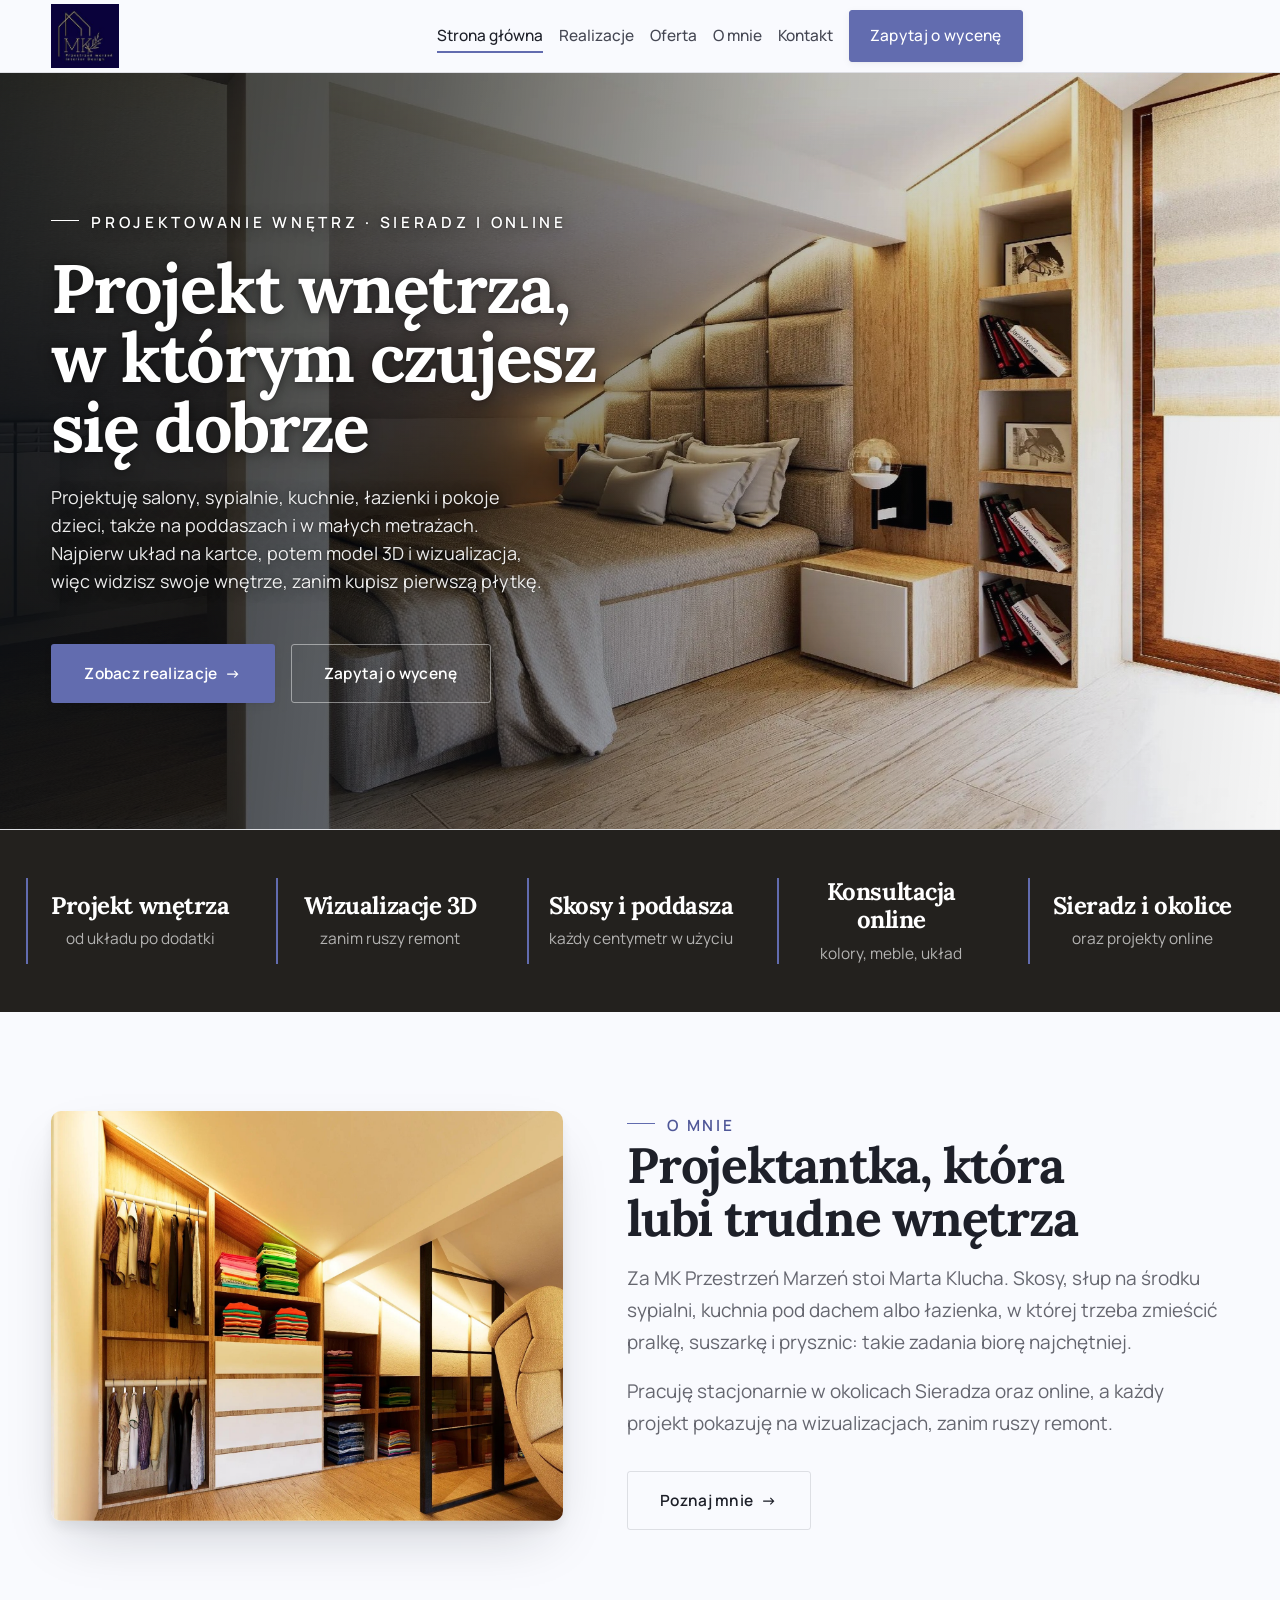
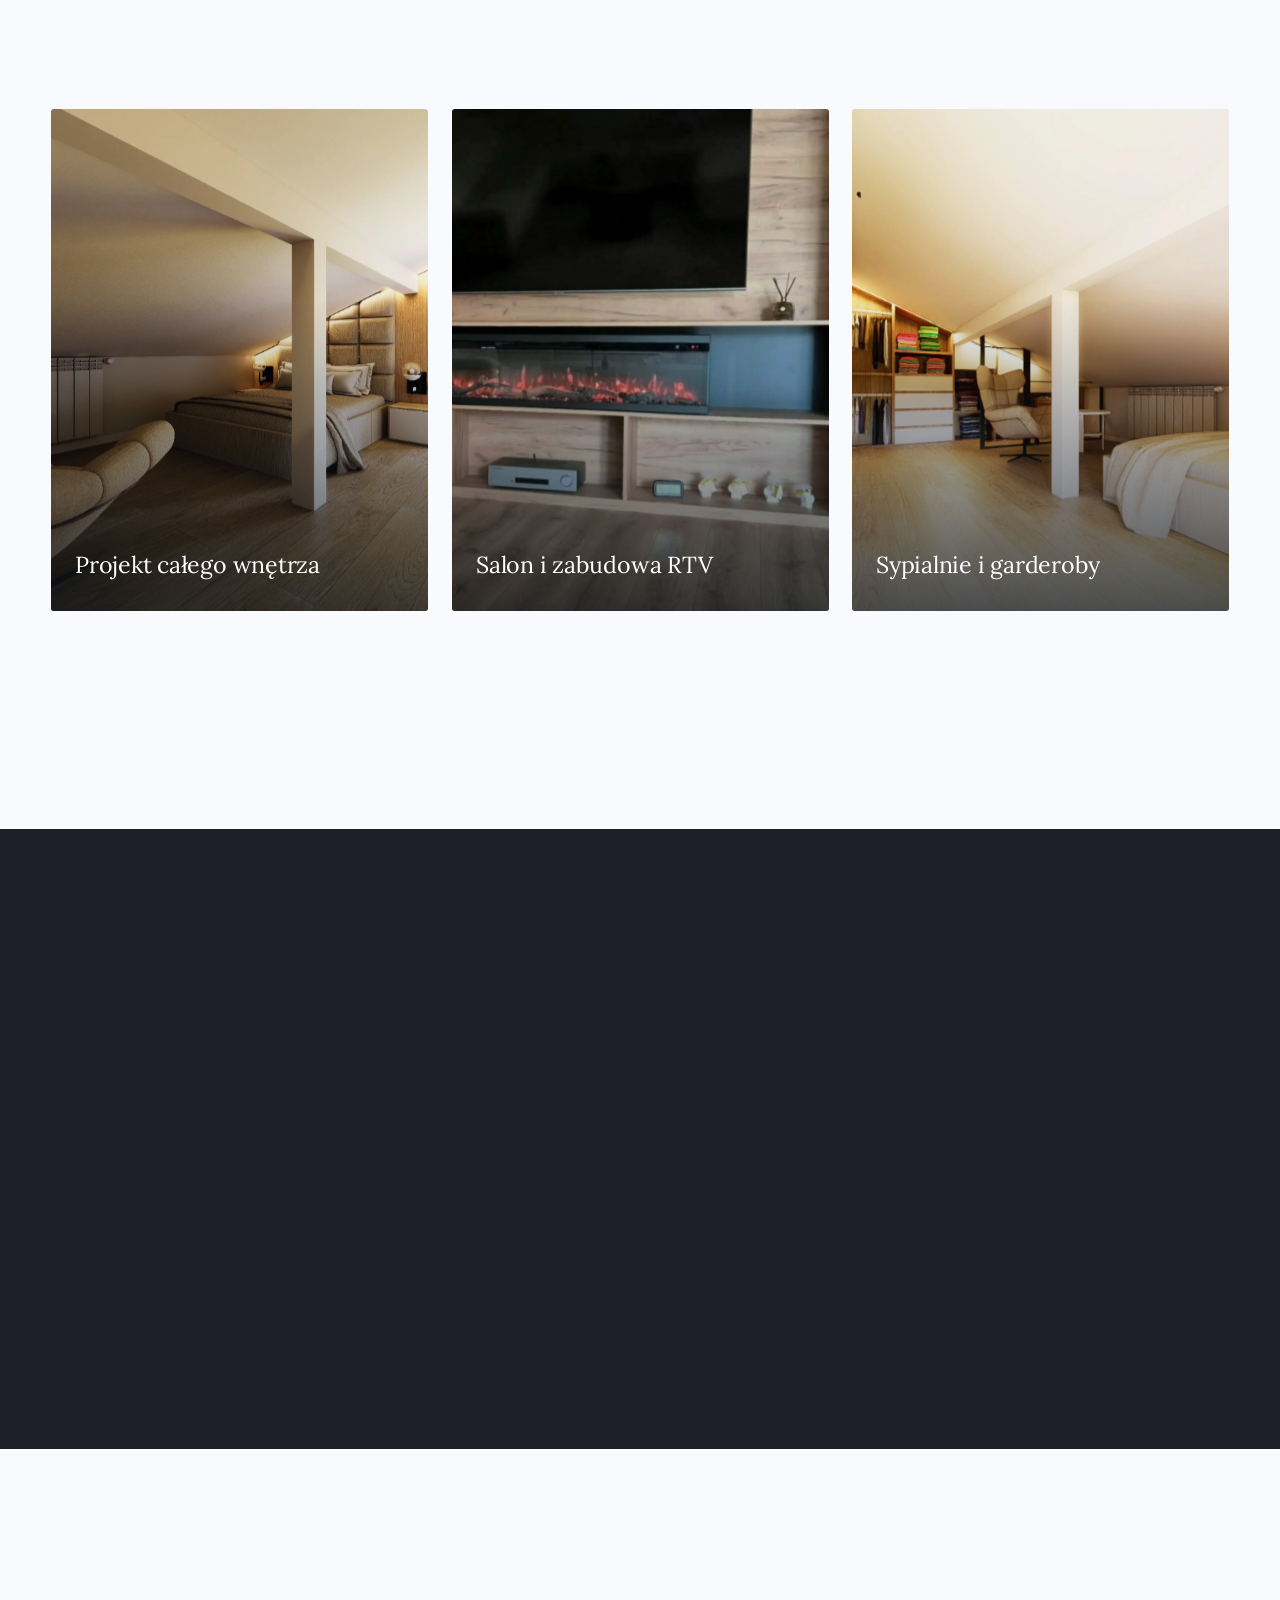
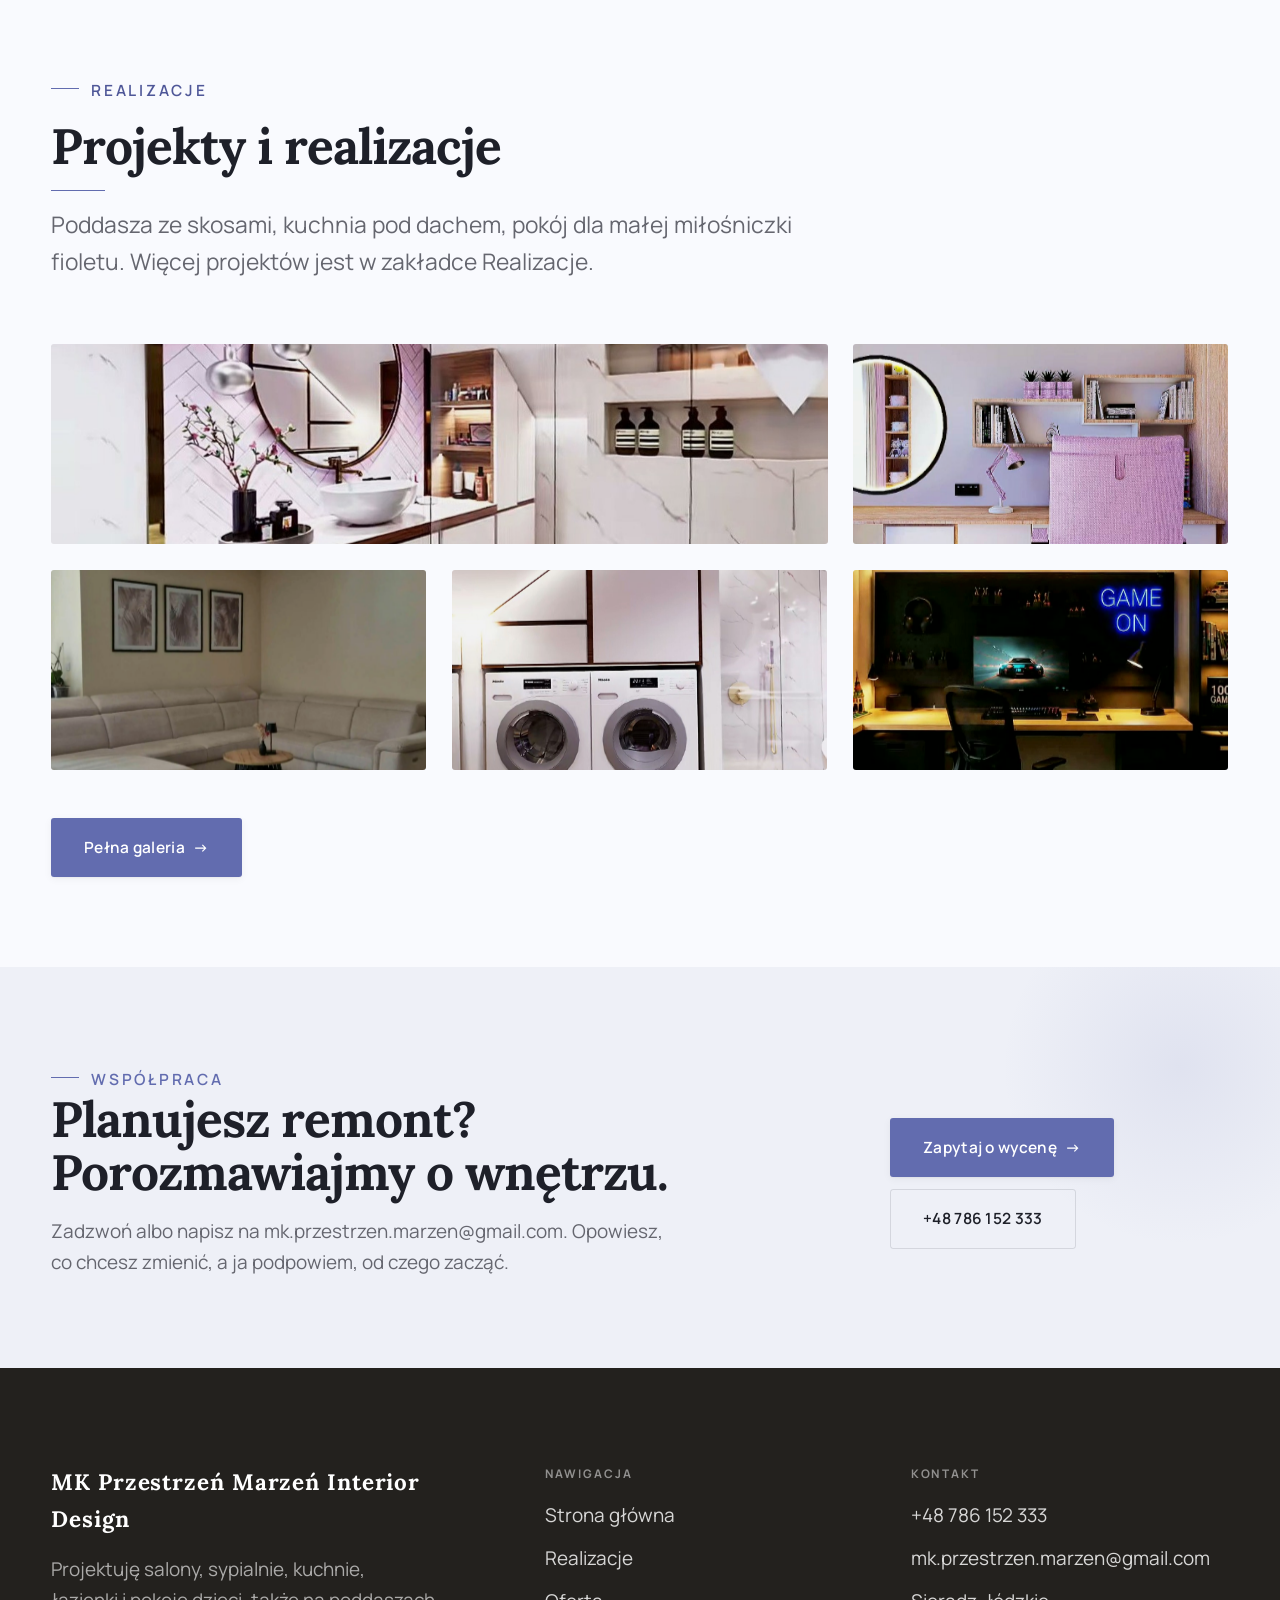
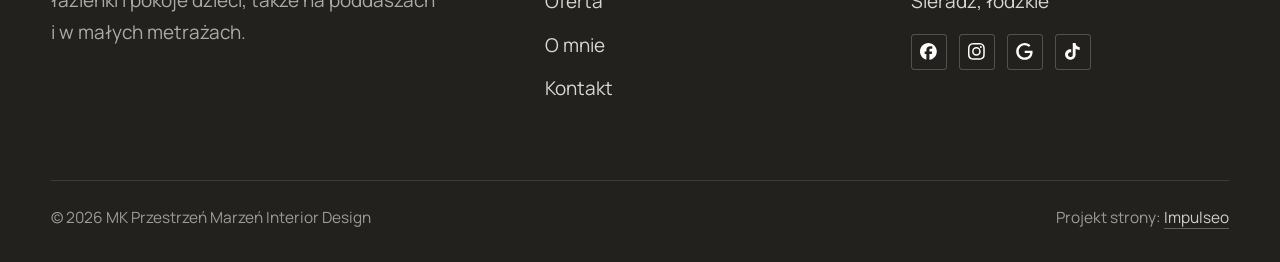
<file: index.html>
<!DOCTYPE html>
<html lang="pl">
<head>
<meta charset="UTF-8">
<meta name="viewport" content="width=device-width, initial-scale=1.0">
<title>MK Przestrzeń Marzeń Interior Design - Projektowanie wnętrz · Sieradz</title>
<meta name="description" content="MK Przestrzeń Marzeń Interior Design - projekty wnętrz domów i mieszkań w okolicach Sieradza i online. Wizualizacje 3D, poddasza i skosy, kuchnie, łazienki, pokoje dzieci. Telefon 786 152 333.">
<link rel="canonical" href="https://kris20032.github.io/mk-przestrzen-marzen-interior-design/">
<meta name="robots" content="noindex, nofollow">
<meta property="og:type" content="website">
<meta property="og:locale" content="pl_PL">
<meta property="og:site_name" content="MK Przestrzeń Marzeń Interior Design">
<meta property="og:title" content="MK Przestrzeń Marzeń Interior Design - Projektowanie wnętrz · Sieradz">
<meta property="og:description" content="MK Przestrzeń Marzeń Interior Design - projekty wnętrz domów i mieszkań w okolicach Sieradza i online. Wizualizacje 3D, poddasza i skosy, kuchnie, łazienki, pokoje dzieci. Telefon 786 152 333.">
<meta property="og:url" content="https://kris20032.github.io/mk-przestrzen-marzen-interior-design/">
<meta property="og:image" content="https://kris20032.github.io/mk-przestrzen-marzen-interior-design/img/og.jpg">
<meta property="og:image:width" content="1200">
<meta property="og:image:height" content="630">
<meta name="twitter:card" content="summary_large_image">
<script type="application/ld+json">{"@context": "https://schema.org", "@type": "LocalBusiness", "name": "MK Przestrzeń Marzeń Interior Design", "url": "https://kris20032.github.io/mk-przestrzen-marzen-interior-design/", "telephone": "+48786152333", "image": "https://kris20032.github.io/mk-przestrzen-marzen-interior-design/img/og.jpg", "areaServed": "Sieradz", "sameAs": ["https://www.facebook.com/mkprzestrzenmarzen/", "https://www.instagram.com/mk_przestrzen.marzen/", "https://www.tiktok.com/@mkprzestrzenmarzen", "https://www.google.com/maps/place/MK+Przestrze%C5%84+Marze%C5%84+Interior+Design/@51.6419269,18.6945208,12z/data=!4m6!3m5!1s0x48d45f8c1b1a9a5f:0xbfa6956debf310d!8m2!3d51.6419269!4d18.6945208"]}</script>
<link rel="preconnect" href="https://fonts.googleapis.com">
<link rel="preconnect" href="https://fonts.gstatic.com" crossorigin>
<link href="https://fonts.googleapis.com/css2?family=Lora:wght@500;600;700&family=Manrope:wght@400;500;600&display=swap" rel="stylesheet">
<link rel="stylesheet" href="assets/styles.css?v=62d73faa">
</head>
<body>

<header class="nav">
  <div class="wrap nav-inner">
    <a class="brand brand-has-logo" href="index.html"><img class="brand-logo" src="img/logo.jpg" alt="MK Przestrzeń Marzeń Interior Design" width="618" height="582" decoding="async"></a>
    <nav class="nav-links">
      <a href="index.html" class="active" aria-current="page">Strona główna</a>
      <a href="realizacje.html">Realizacje</a>
      <a href="oferta.html">Oferta</a>
      <a href="o-nas.html">O mnie</a>
      <a href="kontakt.html">Kontakt</a>
      <a href="kontakt.html" class="btn btn-accent">Zapytaj o wycenę</a>
    </nav>
    <button class="nav-toggle" aria-label="Menu"><span></span><span></span><span></span></button>
  </div>
</header>

<main>
<section class="hero-cine">
  <img src="img/hero.jpg" fetchpriority="high" alt="MK Przestrzeń Marzeń Interior Design - Projekt wnętrza, w którym czujesz się dobrze" width="2000" height="1180">
  <div class="wrap">
    <div class="hero-copy">
      <span class="eyebrow">Projektowanie wnętrz · Sieradz i online</span>
      <h1>Projekt wnętrza, w którym czujesz się dobrze</h1>
      <p class="lead">Projektuję salony, sypialnie, kuchnie, łazienki i pokoje dzieci, także na poddaszach i w małych metrażach. Najpierw układ na kartce, potem model 3D i wizualizacja, więc widzisz swoje wnętrze, zanim kupisz pierwszą płytkę.</p>
      <div class="hero-actions">
        <a href="realizacje.html" class="btn btn-accent">Zobacz realizacje <span class="arr">→</span></a>
        <a href="kontakt.html" class="btn btn-ghost btn-on-dark">Zapytaj o wycenę</a>
      </div>
    </div>
  </div>
</section>
<section class="strip n-5" style="padding-block:0">
  <div class="wrap">
    <div class="item reveal"><div class="k">Projekt wnętrza</div><div class="v">od układu po dodatki</div></div>
    <div class="item reveal"><div class="k">Wizualizacje 3D</div><div class="v">zanim ruszy remont</div></div>
    <div class="item reveal"><div class="k">Skosy i poddasza</div><div class="v">każdy centymetr w użyciu</div></div>
    <div class="item reveal"><div class="k">Konsultacja online</div><div class="v">kolory, meble, układ</div></div>
    <div class="item reveal"><div class="k">Sieradz i okolice</div><div class="v">oraz projekty online</div></div>
  </div>
</section>
<section>
  <div class="wrap split">
    <div class="split-art reveal"><img src="img/g1.jpg" alt="MK Przestrzeń Marzeń Interior Design - realizacja" loading="lazy" width="1600" height="1600" decoding="async"></div>
    <div class="split-copy reveal">
      <span class="eyebrow">O mnie</span>
      <h2>Projektantka, która lubi trudne wnętrza</h2>
      <p class="muted">Za MK Przestrzeń Marzeń stoi Marta Klucha. Skosy, słup na środku sypialni, kuchnia pod dachem albo łazienka, w której trzeba zmieścić pralkę, suszarkę i prysznic: takie zadania biorę najchętniej.</p>
      <p class="muted">Pracuję stacjonarnie w okolicach Sieradza oraz online, a każdy projekt pokazuję na wizualizacjach, zanim ruszy remont.</p>
      <a href="o-nas.html" class="btn btn-ghost">Poznaj mnie <span class="arr">→</span></a>
    </div>
  </div>
</section>
<section class="gateways-band">
  <div class="wrap">
    <div class="gateways">
      <a href="oferta.html" class="gateway reveal"><img src="img/g3.jpg" alt="Projekt całego wnętrza" loading="lazy" width="1600" height="1600" decoding="async"><span class="g-ttl">Projekt całego wnętrza</span></a>
      <a href="oferta.html" class="gateway reveal"><img src="img/g2.jpg" alt="Salon i zabudowa RTV" loading="lazy" width="1558" height="1324" decoding="async"><span class="g-ttl">Salon i zabudowa RTV</span></a>
      <a href="oferta.html" class="gateway reveal"><img src="img/g12.jpg" alt="Sypialnie i garderoby" loading="lazy" width="1600" height="1361" decoding="async"><span class="g-ttl">Sypialnie i garderoby</span></a>
    </div>
  </div>
</section>
<section class="stopklatka" aria-hidden="true">
  <div class="stk-bg" style="background-image:url(img/stk.jpg)"></div>
</section>
<section>
  <div class="wrap">
    <div class="head reveal">
      <span class="eyebrow">Realizacje</span>
      <h2>Projekty i realizacje</h2>
      <p>Poddasza ze skosami, kuchnia pod dachem, pokój dla małej miłośniczki fioletu. Więcej projektów jest w zakładce Realizacje.</p>
    </div>
    <div class="gallery">
      <div class="tile t-two3 reveal"><img src="img/g5.jpg" alt="MK Przestrzeń Marzeń Interior Design" loading="lazy" width="1067" height="1069" decoding="async"></div>
      <div class="tile t-third reveal"><img src="img/g6.jpg" alt="MK Przestrzeń Marzeń Interior Design" loading="lazy" width="895" height="1600" decoding="async"></div>
      <div class="tile t-third reveal"><img src="img/g7.jpg" alt="MK Przestrzeń Marzeń Interior Design" loading="lazy" width="1546" height="1310" decoding="async"></div>
      <div class="tile t-third reveal"><img src="img/g8.jpg" alt="MK Przestrzeń Marzeń Interior Design" loading="lazy" width="1067" height="1069" decoding="async"></div>
      <div class="tile t-third reveal"><img src="img/g10.jpg" alt="MK Przestrzeń Marzeń Interior Design" loading="lazy" width="989" height="1600" decoding="async"></div>
    </div>
    <div style="margin-top:var(--space-7)" class="reveal"><a href="realizacje.html" class="btn btn-accent">Pełna galeria <span class="arr">→</span></a></div>
  </div>
</section>
<section class="cta">
  <div class="wrap">
    <div class="reveal">
      <span class="eyebrow">Współpraca</span>
      <h2>Planujesz remont? Porozmawiajmy o wnętrzu.</h2>
      <p>Zadzwoń albo napisz na mk.przestrzen.marzen@gmail.com. Opowiesz, co chcesz zmienić, a ja podpowiem, od czego zacząć.</p>
    </div>
    <div class="cta-actions reveal">
      <a href="kontakt.html" class="btn btn-light">Zapytaj o wycenę <span class="arr">→</span></a>
      <a href="tel:+48786152333" class="btn btn-ghost btn-ghost-cta">+48 786 152 333</a>
    </div>
  </div>
</section>
</main>

<footer>
  <div class="wrap">
    <div class="foot-grid">
      <div class="foot-brand">
        <div class="name">MK Przestrzeń Marzeń Interior Design</div>
        <p>Projektuję salony, sypialnie, kuchnie, łazienki i pokoje dzieci, także na poddaszach i w małych metrażach.</p>
      </div>
      <div class="foot-col">
        <h4>Nawigacja</h4>
        <a href="index.html">Strona główna</a>
        <a href="realizacje.html">Realizacje</a>
        <a href="oferta.html">Oferta</a>
        <a href="o-nas.html">O mnie</a>
        <a href="kontakt.html">Kontakt</a>
      </div>
      <div class="foot-col">
        <h4>Kontakt</h4>
        <a href="tel:+48786152333">+48 786 152 333</a>
        <a href="mailto:mk.przestrzen.marzen@gmail.com">mk.przestrzen.marzen@gmail.com</a>
        <p>Sieradz, łódzkie</p>
      <div class="foot-soc">
        <a class="soc" href="https://www.facebook.com/mkprzestrzenmarzen/" target="_blank" rel="noopener" aria-label="Facebook - MK Przestrzeń Marzeń Interior Design"><svg viewBox="0 0 24 24" aria-hidden="true" focusable="false"><path d="M9.101 23.691v-7.98H6.627v-3.667h2.474v-1.58c0-4.085 1.848-5.978 5.858-5.978.401 0 .955.042 1.468.103a8.68 8.68 0 0 1 1.141.195v3.325a8.623 8.623 0 0 0-.653-.036 26.805 26.805 0 0 0-.733-.009c-.707 0-1.259.096-1.675.309a1.686 1.686 0 0 0-.679.622c-.258.42-.374.995-.374 1.752v1.297h3.919l-.386 2.103-.287 1.564h-3.246v8.245C19.396 23.238 24 18.179 24 12.044c0-6.627-5.373-12-12-12s-12 5.373-12 12c0 5.628 3.874 10.35 9.101 11.647Z" fill="currentColor"/></svg></a>
        <a class="soc" href="https://www.instagram.com/mk_przestrzen.marzen/" target="_blank" rel="noopener" aria-label="Instagram - MK Przestrzeń Marzeń Interior Design"><svg viewBox="0 0 24 24" aria-hidden="true" focusable="false"><path d="M7.0301.084c-1.2768.0602-2.1487.264-2.911.5634-.7888.3075-1.4575.72-2.1228 1.3877-.6652.6677-1.075 1.3368-1.3802 2.127-.2954.7638-.4956 1.6365-.552 2.914-.0564 1.2775-.0689 1.6882-.0626 4.947.0062 3.2586.0206 3.6671.0825 4.9473.061 1.2765.264 2.1482.5635 2.9107.308.7889.72 1.4573 1.388 2.1228.6679.6655 1.3365 1.0743 2.1285 1.38.7632.295 1.6361.4961 2.9134.552 1.2773.056 1.6884.069 4.9462.0627 3.2578-.0062 3.668-.0207 4.9478-.0814 1.28-.0607 2.147-.2652 2.9098-.5633.7889-.3086 1.4578-.72 2.1228-1.3881.665-.6682 1.0745-1.3378 1.3795-2.1284.2957-.7632.4966-1.636.552-2.9124.056-1.2809.0692-1.6898.063-4.948-.0063-3.2583-.021-3.6668-.0817-4.9465-.0607-1.2797-.264-2.1487-.5633-2.9117-.3084-.7889-.72-1.4568-1.3876-2.1228C21.2982 1.33 20.628.9208 19.8378.6165 19.074.321 18.2017.1197 16.9244.0645 15.6471.0093 15.236-.005 11.977.0014 8.718.0076 8.31.0215 7.0301.0839m.1402 21.6932c-1.17-.0509-1.8053-.2453-2.2287-.408-.5606-.216-.96-.4771-1.3819-.895-.422-.4178-.6811-.8186-.9-1.378-.1644-.4234-.3624-1.058-.4171-2.228-.0595-1.2645-.072-1.6442-.079-4.848-.007-3.2037.0053-3.583.0607-4.848.05-1.169.2456-1.805.408-2.2282.216-.5613.4762-.96.895-1.3816.4188-.4217.8184-.6814 1.3783-.9003.423-.1651 1.0575-.3614 2.227-.4171 1.2655-.06 1.6447-.072 4.848-.079 3.2033-.007 3.5835.005 4.8495.0608 1.169.0508 1.8053.2445 2.228.408.5608.216.96.4754 1.3816.895.4217.4194.6816.8176.9005 1.3787.1653.4217.3617 1.056.4169 2.2263.0602 1.2655.0739 1.645.0796 4.848.0058 3.203-.0055 3.5834-.061 4.848-.051 1.17-.245 1.8055-.408 2.2294-.216.5604-.4763.96-.8954 1.3814-.419.4215-.8181.6811-1.3783.9-.4224.1649-1.0577.3617-2.2262.4174-1.2656.0595-1.6448.072-4.8493.079-3.2045.007-3.5825-.006-4.848-.0608M16.953 5.5864A1.44 1.44 0 1 0 18.39 4.144a1.44 1.44 0 0 0-1.437 1.4424M5.8385 12.012c.0067 3.4032 2.7706 6.1557 6.173 6.1493 3.4026-.0065 6.157-2.7701 6.1506-6.1733-.0065-3.4032-2.771-6.1565-6.174-6.1498-3.403.0067-6.156 2.771-6.1496 6.1738M8 12.0077a4 4 0 1 1 4.008 3.9921A3.9996 3.9996 0 0 1 8 12.0077" fill="currentColor"/></svg></a>
        <a class="soc" href="https://www.google.com/maps/place/MK+Przestrze%C5%84+Marze%C5%84+Interior+Design/@51.6419269,18.6945208,12z/data=!4m6!3m5!1s0x48d45f8c1b1a9a5f:0xbfa6956debf310d!8m2!3d51.6419269!4d18.6945208" target="_blank" rel="noopener" aria-label="Google - MK Przestrzeń Marzeń Interior Design"><svg viewBox="0 0 24 24" aria-hidden="true" focusable="false"><path d="M12.48 10.92v3.28h7.84c-.24 1.84-.853 3.187-1.787 4.133-1.147 1.147-2.933 2.4-6.053 2.4-4.827 0-8.6-3.893-8.6-8.72s3.773-8.72 8.6-8.72c2.6 0 4.507 1.027 5.907 2.347l2.307-2.307C18.747 1.44 16.133 0 12.48 0 5.867 0 .307 5.387.307 12s5.56 12 12.173 12c3.573 0 6.267-1.173 8.373-3.36 2.16-2.16 2.84-5.213 2.84-7.667 0-.76-.053-1.467-.173-2.053H12.48z" fill="currentColor"/></svg></a>
        <a class="soc" href="https://www.tiktok.com/@mkprzestrzenmarzen" target="_blank" rel="noopener" aria-label="TikTok - MK Przestrzeń Marzeń Interior Design"><svg viewBox="0 0 24 24" aria-hidden="true" focusable="false"><path d="M12.525.02c1.31-.02 2.61-.01 3.91-.02.08 1.53.63 3.09 1.75 4.17 1.12 1.11 2.7 1.62 4.24 1.79v4.03c-1.44-.05-2.89-.35-4.2-.97-.57-.26-1.1-.59-1.62-.93-.01 2.92.01 5.84-.02 8.75-.08 1.4-.54 2.79-1.35 3.94-1.31 1.92-3.58 3.17-5.91 3.21-1.43.08-2.86-.31-4.08-1.03-2.02-1.19-3.44-3.37-3.65-5.71-.02-.5-.03-1-.01-1.49.18-1.9 1.12-3.72 2.58-4.96 1.66-1.44 3.98-2.13 6.15-1.72.02 1.48-.04 2.96-.04 4.44-.99-.32-2.15-.23-3.02.37-.63.41-1.11 1.04-1.36 1.75-.21.51-.15 1.07-.14 1.61.24 1.64 1.82 3.02 3.5 2.87 1.12-.01 2.19-.66 2.77-1.61.19-.33.4-.67.41-1.06.1-1.79.06-3.57.07-5.36.01-4.03-.01-8.05.02-12.07z" fill="currentColor"/></svg></a>
      </div>
      </div>
    </div>
    <div class="foot-bot">
      <span>© 2026 MK Przestrzeń Marzeń Interior Design</span>
      <span>Projekt strony: <a class="foot-credit" href="https://impulseo.pl" target="_blank" rel="noopener">Impulseo</a></span>
    </div>
  </div>
</footer>
<div class="sticky-reserve"><a class="sr-book" href="kontakt.html">Zapytaj o wycenę</a><a class="sr-call" href="tel:+48786152333" aria-label="Zadzwoń"><svg class="ico-tel" width="16" height="16" viewBox="0 0 24 24" fill="none" aria-hidden="true"><path d="M6.6 10.8a15.5 15.5 0 0 0 6.6 6.6l2.2-2.2a1 1 0 0 1 1-.24 11.4 11.4 0 0 0 3.6.58 1 1 0 0 1 1 1V20a1 1 0 0 1-1 1A17 17 0 0 1 3 4a1 1 0 0 1 1-1h3.5a1 1 0 0 1 1 1c0 1.25.2 2.46.58 3.6a1 1 0 0 1-.25 1l-2.23 2.2Z" fill="currentColor"/></svg></a></div>
<div class="demo-wazne" data-do="2026-10-25" data-cykl="3" hidden><svg class="dw-ico" width="13" height="13" viewBox="0 0 24 24" fill="none" aria-hidden="true"><circle cx="12" cy="12" r="8.6" stroke="currentColor" stroke-width="1.8"/><path d="M12 7.2V12l3.3 2" stroke="currentColor" stroke-width="1.8" stroke-linecap="round"/></svg><span class="dw-txt"></span></div>

<script src="assets/main.js"></script>
</body>
</html>
</file>
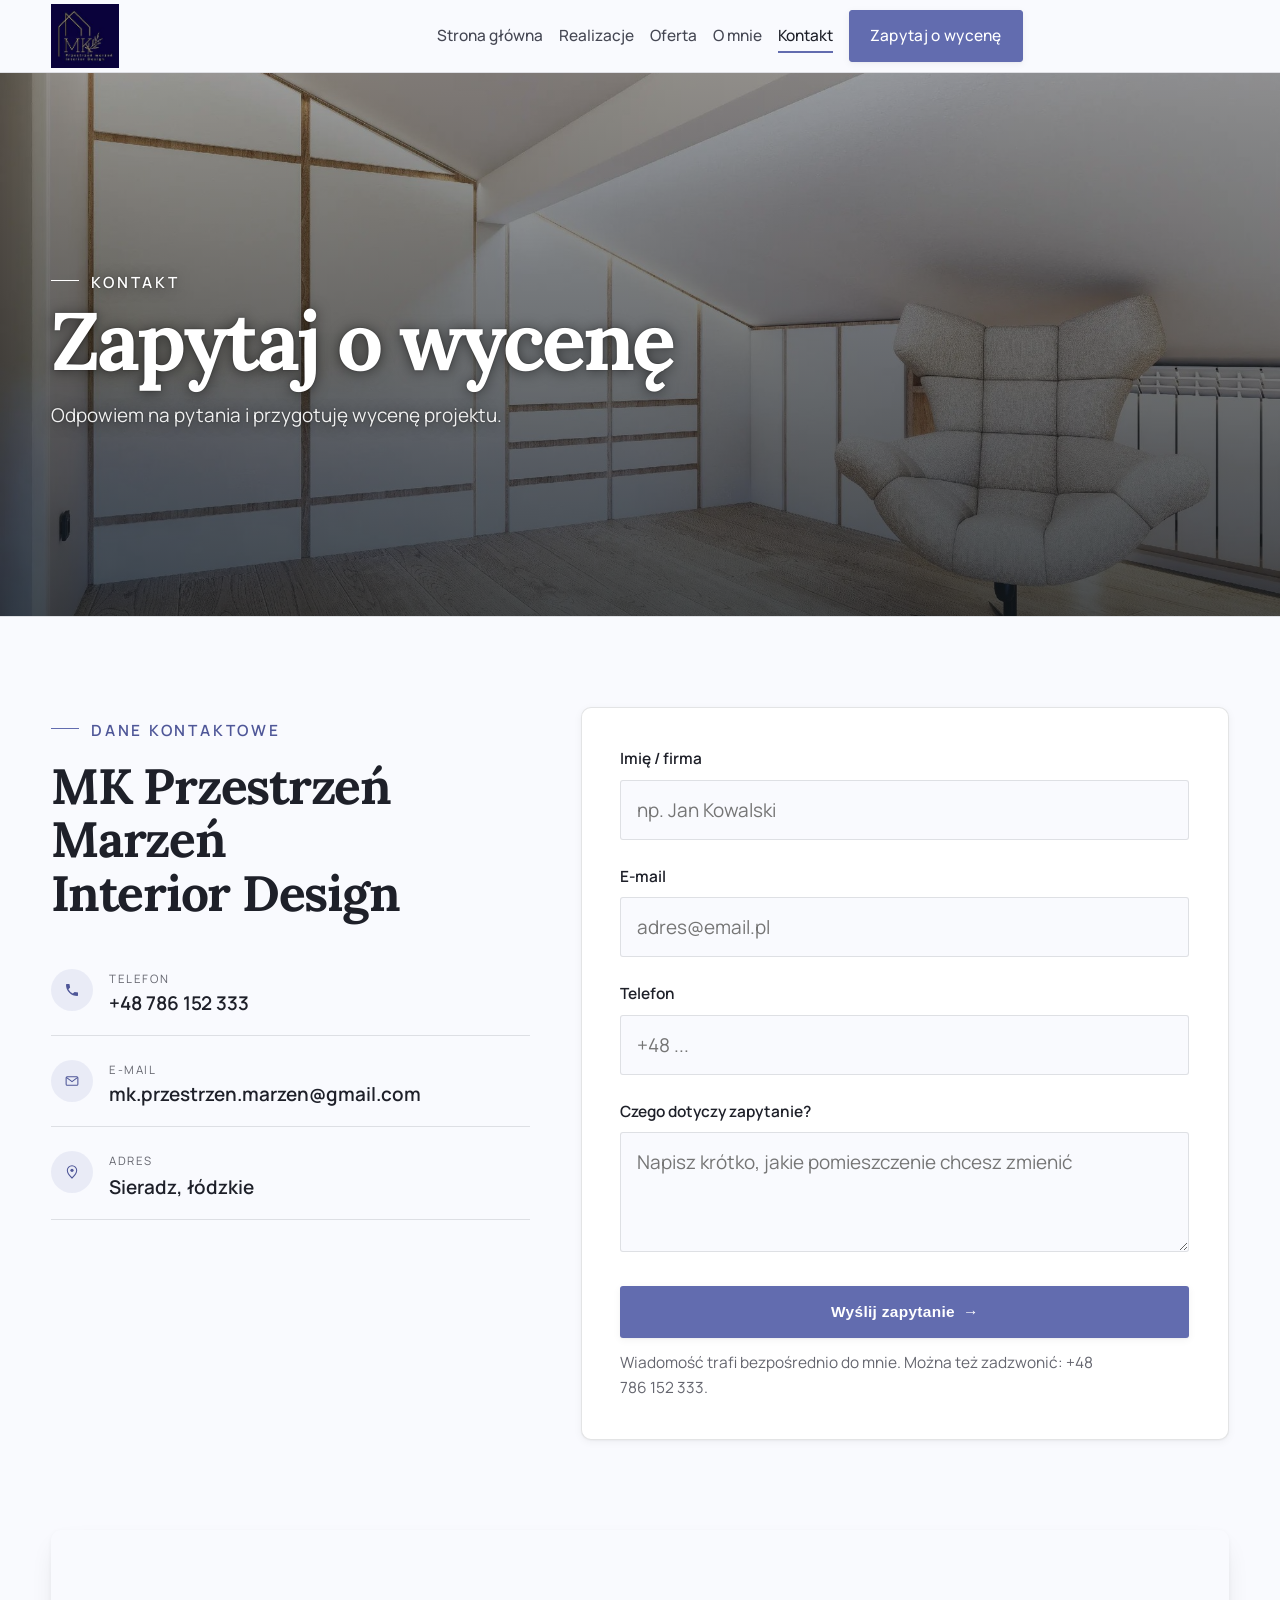
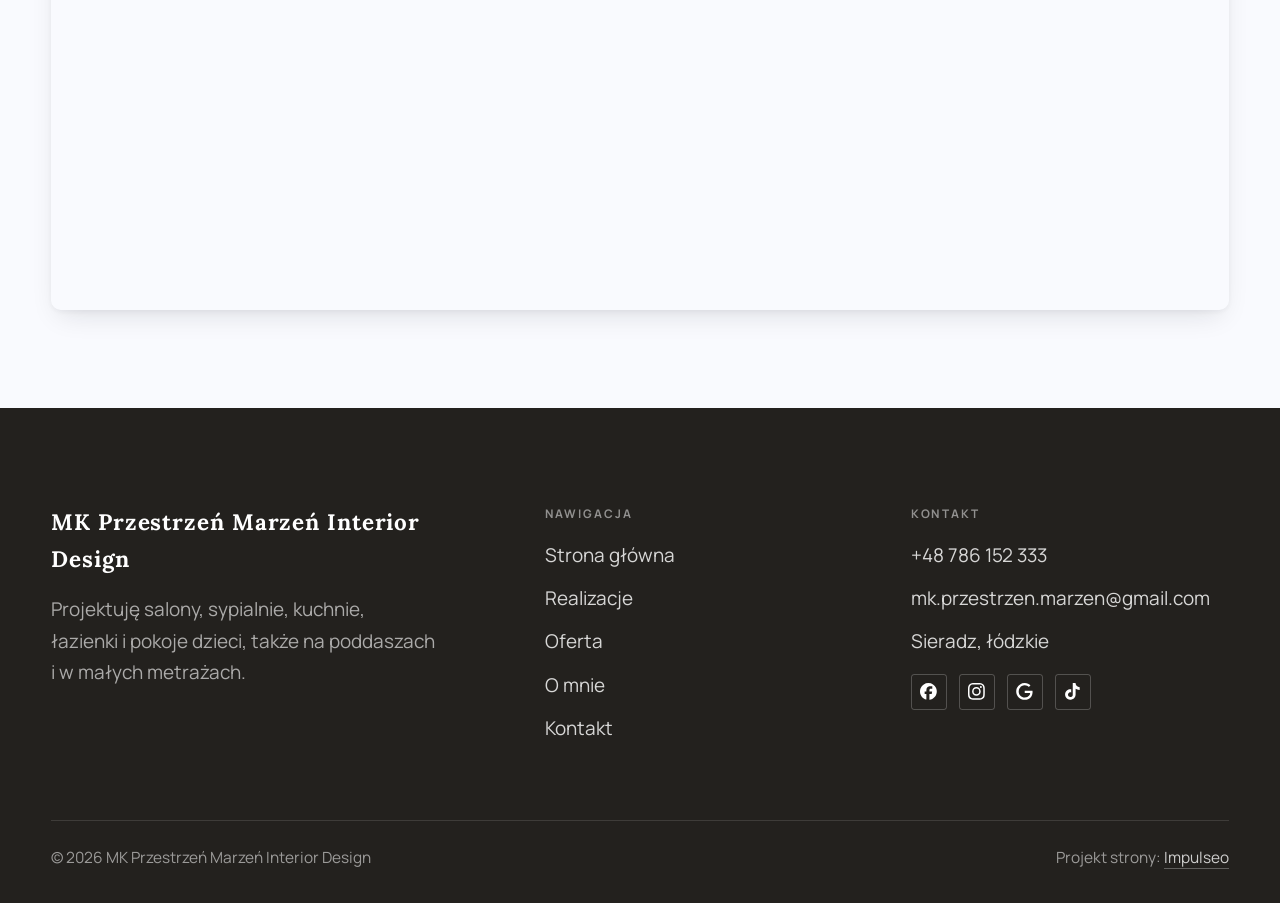
<file: kontakt.html>
<!DOCTYPE html>
<html lang="pl">
<head>
<meta charset="UTF-8">
<meta name="viewport" content="width=device-width, initial-scale=1.0">
<title>Kontakt - MK Przestrzeń Marzeń Interior Design</title>
<meta name="description" content="Kontakt MK Przestrzeń Marzeń Interior Design - Sieradz, łódzkie">
<link rel="canonical" href="https://kris20032.github.io/mk-przestrzen-marzen-interior-design/kontakt.html">
<meta name="robots" content="noindex, nofollow">
<meta property="og:type" content="website">
<meta property="og:locale" content="pl_PL">
<meta property="og:site_name" content="MK Przestrzeń Marzeń Interior Design">
<meta property="og:title" content="Kontakt - MK Przestrzeń Marzeń Interior Design">
<meta property="og:description" content="Kontakt MK Przestrzeń Marzeń Interior Design - Sieradz, łódzkie">
<meta property="og:url" content="https://kris20032.github.io/mk-przestrzen-marzen-interior-design/kontakt.html">
<meta property="og:image" content="https://kris20032.github.io/mk-przestrzen-marzen-interior-design/img/og.jpg">
<meta property="og:image:width" content="1200">
<meta property="og:image:height" content="630">
<meta name="twitter:card" content="summary_large_image">
<link rel="preconnect" href="https://fonts.googleapis.com">
<link rel="preconnect" href="https://fonts.gstatic.com" crossorigin>
<link href="https://fonts.googleapis.com/css2?family=Lora:wght@500;600;700&family=Manrope:wght@400;500;600&display=swap" rel="stylesheet">
<link rel="stylesheet" href="assets/styles.css?v=62d73faa">
</head>
<body>

<header class="nav">
  <div class="wrap nav-inner">
    <a class="brand brand-has-logo" href="index.html"><img class="brand-logo" src="img/logo.jpg" alt="MK Przestrzeń Marzeń Interior Design" width="618" height="582" decoding="async"></a>
    <nav class="nav-links">
      <a href="index.html">Strona główna</a>
      <a href="realizacje.html">Realizacje</a>
      <a href="oferta.html">Oferta</a>
      <a href="o-nas.html">O mnie</a>
      <a href="kontakt.html" class="active" aria-current="page">Kontakt</a>
      <a href="kontakt.html" class="btn btn-accent">Zapytaj o wycenę</a>
    </nav>
    <button class="nav-toggle" aria-label="Menu"><span></span><span></span><span></span></button>
  </div>
</header>

<main>
<section class="pagehead">
  <img src="img/ph3.jpg" alt="MK Przestrzeń Marzeń Interior Design - Zapytaj o wycenę" width="2000" height="908" decoding="async">
  <div class="wrap">
    <span class="eyebrow">Kontakt</span>
    <h1>Zapytaj o wycenę</h1>
    <p>Odpowiem na pytania i przygotuję wycenę projektu.</p>
  </div>
</section>
<section>
  <div class="wrap contact-grid">
    <div class="reveal">
      <span class="eyebrow">Dane kontaktowe</span>
      <h2 style="margin:var(--space-4) 0 var(--space-6)">MK Przestrzeń Marzeń Interior Design</h2>
      <div class="info-list">
        <div class="info-row"><div class="ic"><svg class="ico-tel" width="16" height="16" viewBox="0 0 24 24" fill="none" aria-hidden="true"><path d="M6.6 10.8a15.5 15.5 0 0 0 6.6 6.6l2.2-2.2a1 1 0 0 1 1-.24 11.4 11.4 0 0 0 3.6.58 1 1 0 0 1 1 1V20a1 1 0 0 1-1 1A17 17 0 0 1 3 4a1 1 0 0 1 1-1h3.5a1 1 0 0 1 1 1c0 1.25.2 2.46.58 3.6a1 1 0 0 1-.25 1l-2.23 2.2Z" fill="currentColor"/></svg></div><div><div class="lbl">Telefon</div><a class="val" href="tel:+48786152333">+48 786 152 333</a></div></div>
        <div class="info-row"><div class="ic"><svg class="ico-mail" width="16" height="16" viewBox="0 0 24 24" fill="none" aria-hidden="true"><rect x="3.2" y="5.5" width="17.6" height="13" rx="1.6" stroke="currentColor" stroke-width="1.6"/><path d="M4 7l8 6 8-6" stroke="currentColor" stroke-width="1.6" stroke-linecap="round" stroke-linejoin="round"/></svg></div><div><div class="lbl">E-mail</div><a class="val" href="mailto:mk.przestrzen.marzen@gmail.com">mk.przestrzen.marzen@gmail.com</a></div></div>
        <div class="info-row"><div class="ic"><svg class="ico-pin" width="16" height="16" viewBox="0 0 24 24" fill="none" aria-hidden="true"><path d="M12 21s7-6.1 7-11.5A7 7 0 0 0 5 9.5C5 14.9 12 21 12 21Z" stroke="currentColor" stroke-width="1.6" fill="none"/><circle cx="12" cy="9.5" r="2.4" fill="currentColor"/></svg></div><div><div class="lbl">Adres</div><div class="val">Sieradz, łódzkie</div></div></div>
      </div>
    </div>
    <div class="reveal">
      <form class="form" action="https://formsubmit.co/mk.przestrzen.marzen@gmail.com" method="POST">
        <input type="hidden" name="_subject" value="Zapytanie ze strony MK Przestrzeń Marzeń Interior Design">
        <input type="hidden" name="_captcha" value="false">
        <input type="hidden" name="_template" value="table">
        <div class="fld"><label for="name">Imię / firma</label><input id="name" name="name" type="text" placeholder="np. Jan Kowalski" required></div>
        <div class="fld"><label for="email">E-mail</label><input id="email" name="email" type="email" placeholder="adres@email.pl" required></div>
        <div class="fld"><label for="phone">Telefon</label><input id="phone" name="phone" type="tel" placeholder="+48 ..."></div>
        <div class="fld"><label for="msg">Czego dotyczy zapytanie?</label><textarea id="msg" name="message" placeholder="Napisz krótko, jakie pomieszczenie chcesz zmienić" required></textarea></div>
        <button type="submit" class="btn btn-accent" style="width:100%;justify-content:center">Wyślij zapytanie <span class="arr">→</span></button>
        <p class="note">Wiadomość trafi bezpośrednio do mnie. Można też zadzwonić: +48 786 152 333.</p>
      </form>
    </div>
  </div>
</section>
<section style="padding-top:0">
  <div class="wrap reveal">
    <iframe class="map" title="MK Przestrzeń Marzeń Interior Design - Sieradz" src="https://maps.google.com/maps?q=51.6419269%2C18.6945208&z=15&output=embed" loading="lazy" referrerpolicy="no-referrer-when-downgrade"></iframe>
  </div>
</section>
</main>

<footer>
  <div class="wrap">
    <div class="foot-grid">
      <div class="foot-brand">
        <div class="name">MK Przestrzeń Marzeń Interior Design</div>
        <p>Projektuję salony, sypialnie, kuchnie, łazienki i pokoje dzieci, także na poddaszach i w małych metrażach.</p>
      </div>
      <div class="foot-col">
        <h4>Nawigacja</h4>
        <a href="index.html">Strona główna</a>
        <a href="realizacje.html">Realizacje</a>
        <a href="oferta.html">Oferta</a>
        <a href="o-nas.html">O mnie</a>
        <a href="kontakt.html">Kontakt</a>
      </div>
      <div class="foot-col">
        <h4>Kontakt</h4>
        <a href="tel:+48786152333">+48 786 152 333</a>
        <a href="mailto:mk.przestrzen.marzen@gmail.com">mk.przestrzen.marzen@gmail.com</a>
        <p>Sieradz, łódzkie</p>
      <div class="foot-soc">
        <a class="soc" href="https://www.facebook.com/mkprzestrzenmarzen/" target="_blank" rel="noopener" aria-label="Facebook - MK Przestrzeń Marzeń Interior Design"><svg viewBox="0 0 24 24" aria-hidden="true" focusable="false"><path d="M9.101 23.691v-7.98H6.627v-3.667h2.474v-1.58c0-4.085 1.848-5.978 5.858-5.978.401 0 .955.042 1.468.103a8.68 8.68 0 0 1 1.141.195v3.325a8.623 8.623 0 0 0-.653-.036 26.805 26.805 0 0 0-.733-.009c-.707 0-1.259.096-1.675.309a1.686 1.686 0 0 0-.679.622c-.258.42-.374.995-.374 1.752v1.297h3.919l-.386 2.103-.287 1.564h-3.246v8.245C19.396 23.238 24 18.179 24 12.044c0-6.627-5.373-12-12-12s-12 5.373-12 12c0 5.628 3.874 10.35 9.101 11.647Z" fill="currentColor"/></svg></a>
        <a class="soc" href="https://www.instagram.com/mk_przestrzen.marzen/" target="_blank" rel="noopener" aria-label="Instagram - MK Przestrzeń Marzeń Interior Design"><svg viewBox="0 0 24 24" aria-hidden="true" focusable="false"><path d="M7.0301.084c-1.2768.0602-2.1487.264-2.911.5634-.7888.3075-1.4575.72-2.1228 1.3877-.6652.6677-1.075 1.3368-1.3802 2.127-.2954.7638-.4956 1.6365-.552 2.914-.0564 1.2775-.0689 1.6882-.0626 4.947.0062 3.2586.0206 3.6671.0825 4.9473.061 1.2765.264 2.1482.5635 2.9107.308.7889.72 1.4573 1.388 2.1228.6679.6655 1.3365 1.0743 2.1285 1.38.7632.295 1.6361.4961 2.9134.552 1.2773.056 1.6884.069 4.9462.0627 3.2578-.0062 3.668-.0207 4.9478-.0814 1.28-.0607 2.147-.2652 2.9098-.5633.7889-.3086 1.4578-.72 2.1228-1.3881.665-.6682 1.0745-1.3378 1.3795-2.1284.2957-.7632.4966-1.636.552-2.9124.056-1.2809.0692-1.6898.063-4.948-.0063-3.2583-.021-3.6668-.0817-4.9465-.0607-1.2797-.264-2.1487-.5633-2.9117-.3084-.7889-.72-1.4568-1.3876-2.1228C21.2982 1.33 20.628.9208 19.8378.6165 19.074.321 18.2017.1197 16.9244.0645 15.6471.0093 15.236-.005 11.977.0014 8.718.0076 8.31.0215 7.0301.0839m.1402 21.6932c-1.17-.0509-1.8053-.2453-2.2287-.408-.5606-.216-.96-.4771-1.3819-.895-.422-.4178-.6811-.8186-.9-1.378-.1644-.4234-.3624-1.058-.4171-2.228-.0595-1.2645-.072-1.6442-.079-4.848-.007-3.2037.0053-3.583.0607-4.848.05-1.169.2456-1.805.408-2.2282.216-.5613.4762-.96.895-1.3816.4188-.4217.8184-.6814 1.3783-.9003.423-.1651 1.0575-.3614 2.227-.4171 1.2655-.06 1.6447-.072 4.848-.079 3.2033-.007 3.5835.005 4.8495.0608 1.169.0508 1.8053.2445 2.228.408.5608.216.96.4754 1.3816.895.4217.4194.6816.8176.9005 1.3787.1653.4217.3617 1.056.4169 2.2263.0602 1.2655.0739 1.645.0796 4.848.0058 3.203-.0055 3.5834-.061 4.848-.051 1.17-.245 1.8055-.408 2.2294-.216.5604-.4763.96-.8954 1.3814-.419.4215-.8181.6811-1.3783.9-.4224.1649-1.0577.3617-2.2262.4174-1.2656.0595-1.6448.072-4.8493.079-3.2045.007-3.5825-.006-4.848-.0608M16.953 5.5864A1.44 1.44 0 1 0 18.39 4.144a1.44 1.44 0 0 0-1.437 1.4424M5.8385 12.012c.0067 3.4032 2.7706 6.1557 6.173 6.1493 3.4026-.0065 6.157-2.7701 6.1506-6.1733-.0065-3.4032-2.771-6.1565-6.174-6.1498-3.403.0067-6.156 2.771-6.1496 6.1738M8 12.0077a4 4 0 1 1 4.008 3.9921A3.9996 3.9996 0 0 1 8 12.0077" fill="currentColor"/></svg></a>
        <a class="soc" href="https://www.google.com/maps/place/MK+Przestrze%C5%84+Marze%C5%84+Interior+Design/@51.6419269,18.6945208,12z/data=!4m6!3m5!1s0x48d45f8c1b1a9a5f:0xbfa6956debf310d!8m2!3d51.6419269!4d18.6945208" target="_blank" rel="noopener" aria-label="Google - MK Przestrzeń Marzeń Interior Design"><svg viewBox="0 0 24 24" aria-hidden="true" focusable="false"><path d="M12.48 10.92v3.28h7.84c-.24 1.84-.853 3.187-1.787 4.133-1.147 1.147-2.933 2.4-6.053 2.4-4.827 0-8.6-3.893-8.6-8.72s3.773-8.72 8.6-8.72c2.6 0 4.507 1.027 5.907 2.347l2.307-2.307C18.747 1.44 16.133 0 12.48 0 5.867 0 .307 5.387.307 12s5.56 12 12.173 12c3.573 0 6.267-1.173 8.373-3.36 2.16-2.16 2.84-5.213 2.84-7.667 0-.76-.053-1.467-.173-2.053H12.48z" fill="currentColor"/></svg></a>
        <a class="soc" href="https://www.tiktok.com/@mkprzestrzenmarzen" target="_blank" rel="noopener" aria-label="TikTok - MK Przestrzeń Marzeń Interior Design"><svg viewBox="0 0 24 24" aria-hidden="true" focusable="false"><path d="M12.525.02c1.31-.02 2.61-.01 3.91-.02.08 1.53.63 3.09 1.75 4.17 1.12 1.11 2.7 1.62 4.24 1.79v4.03c-1.44-.05-2.89-.35-4.2-.97-.57-.26-1.1-.59-1.62-.93-.01 2.92.01 5.84-.02 8.75-.08 1.4-.54 2.79-1.35 3.94-1.31 1.92-3.58 3.17-5.91 3.21-1.43.08-2.86-.31-4.08-1.03-2.02-1.19-3.44-3.37-3.65-5.71-.02-.5-.03-1-.01-1.49.18-1.9 1.12-3.72 2.58-4.96 1.66-1.44 3.98-2.13 6.15-1.72.02 1.48-.04 2.96-.04 4.44-.99-.32-2.15-.23-3.02.37-.63.41-1.11 1.04-1.36 1.75-.21.51-.15 1.07-.14 1.61.24 1.64 1.82 3.02 3.5 2.87 1.12-.01 2.19-.66 2.77-1.61.19-.33.4-.67.41-1.06.1-1.79.06-3.57.07-5.36.01-4.03-.01-8.05.02-12.07z" fill="currentColor"/></svg></a>
      </div>
      </div>
    </div>
    <div class="foot-bot">
      <span>© 2026 MK Przestrzeń Marzeń Interior Design</span>
      <span>Projekt strony: <a class="foot-credit" href="https://impulseo.pl" target="_blank" rel="noopener">Impulseo</a></span>
    </div>
  </div>
</footer>
<div class="sticky-reserve"><a class="sr-book" href="kontakt.html">Zapytaj o wycenę</a><a class="sr-call" href="tel:+48786152333" aria-label="Zadzwoń"><svg class="ico-tel" width="16" height="16" viewBox="0 0 24 24" fill="none" aria-hidden="true"><path d="M6.6 10.8a15.5 15.5 0 0 0 6.6 6.6l2.2-2.2a1 1 0 0 1 1-.24 11.4 11.4 0 0 0 3.6.58 1 1 0 0 1 1 1V20a1 1 0 0 1-1 1A17 17 0 0 1 3 4a1 1 0 0 1 1-1h3.5a1 1 0 0 1 1 1c0 1.25.2 2.46.58 3.6a1 1 0 0 1-.25 1l-2.23 2.2Z" fill="currentColor"/></svg></a></div>
<div class="demo-wazne" data-do="2026-10-25" data-cykl="3" hidden><svg class="dw-ico" width="13" height="13" viewBox="0 0 24 24" fill="none" aria-hidden="true"><circle cx="12" cy="12" r="8.6" stroke="currentColor" stroke-width="1.8"/><path d="M12 7.2V12l3.3 2" stroke="currentColor" stroke-width="1.8" stroke-linecap="round"/></svg><span class="dw-txt"></span></div>

<script src="assets/main.js"></script>
</body>
</html>
</file>
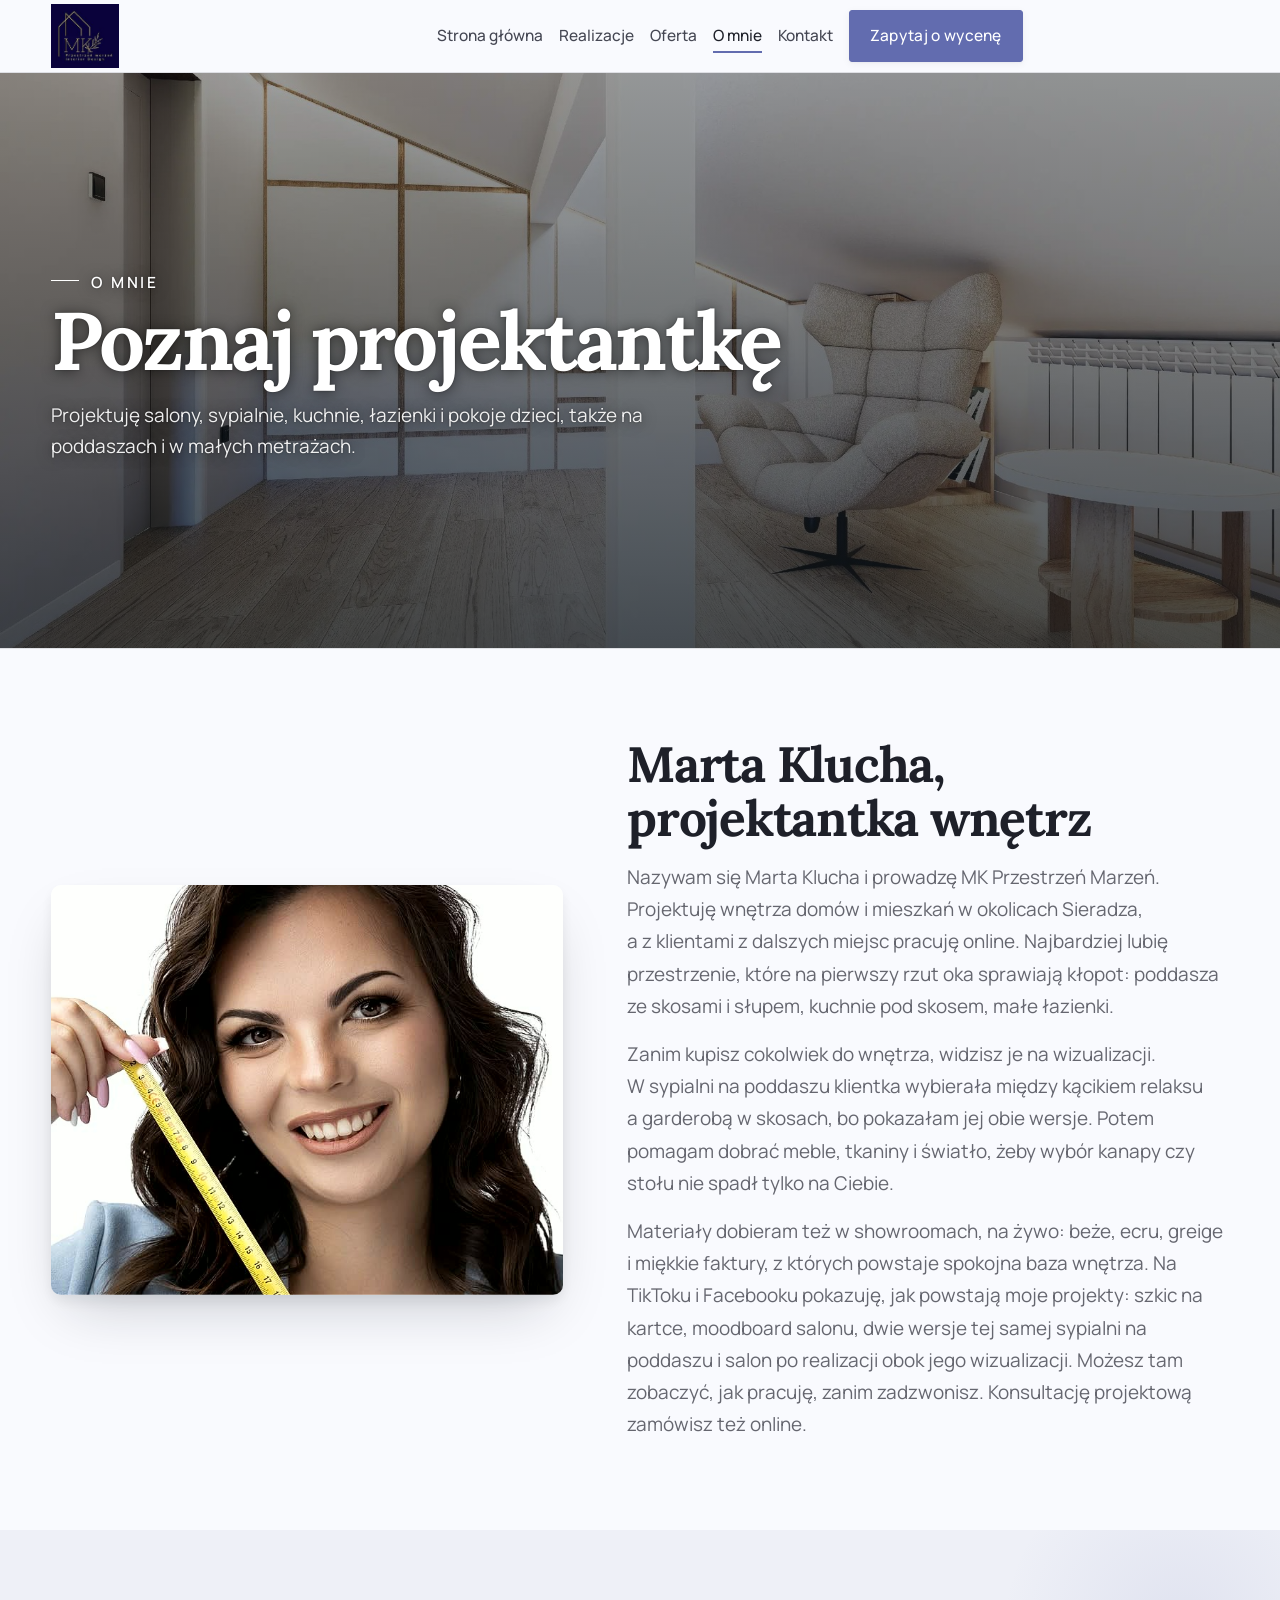
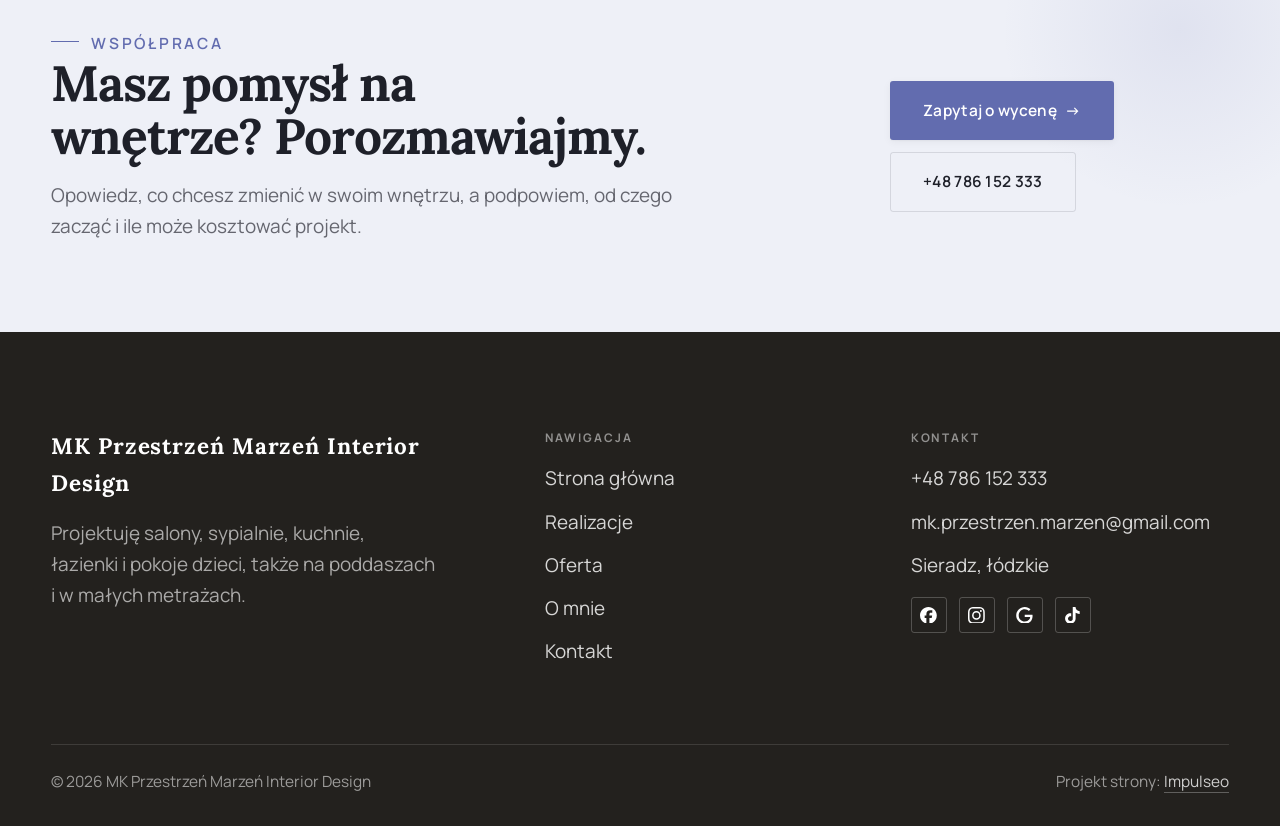
<file: o-nas.html>
<!DOCTYPE html>
<html lang="pl">
<head>
<meta charset="UTF-8">
<meta name="viewport" content="width=device-width, initial-scale=1.0">
<title>O mnie - MK Przestrzeń Marzeń Interior Design</title>
<meta name="description" content="MK Przestrzeń Marzeń Interior Design - projekty wnętrz domów i mieszkań w okolicach Sieradza i online. Wizualizacje 3D, poddasza i skosy, kuchnie, łazienki, pokoje dzieci. Telefon 786 152 333.">
<link rel="canonical" href="https://kris20032.github.io/mk-przestrzen-marzen-interior-design/o-nas.html">
<meta name="robots" content="noindex, nofollow">
<meta property="og:type" content="website">
<meta property="og:locale" content="pl_PL">
<meta property="og:site_name" content="MK Przestrzeń Marzeń Interior Design">
<meta property="og:title" content="O mnie - MK Przestrzeń Marzeń Interior Design">
<meta property="og:description" content="MK Przestrzeń Marzeń Interior Design - projekty wnętrz domów i mieszkań w okolicach Sieradza i online. Wizualizacje 3D, poddasza i skosy, kuchnie, łazienki, pokoje dzieci. Telefon 786 152 333.">
<meta property="og:url" content="https://kris20032.github.io/mk-przestrzen-marzen-interior-design/o-nas.html">
<meta property="og:image" content="https://kris20032.github.io/mk-przestrzen-marzen-interior-design/img/og.jpg">
<meta property="og:image:width" content="1200">
<meta property="og:image:height" content="630">
<meta name="twitter:card" content="summary_large_image">
<link rel="preconnect" href="https://fonts.googleapis.com">
<link rel="preconnect" href="https://fonts.gstatic.com" crossorigin>
<link href="https://fonts.googleapis.com/css2?family=Lora:wght@500;600;700&family=Manrope:wght@400;500;600&display=swap" rel="stylesheet">
<link rel="stylesheet" href="assets/styles.css?v=62d73faa">
</head>
<body>

<header class="nav">
  <div class="wrap nav-inner">
    <a class="brand brand-has-logo" href="index.html"><img class="brand-logo" src="img/logo.jpg" alt="MK Przestrzeń Marzeń Interior Design" width="618" height="582" decoding="async"></a>
    <nav class="nav-links">
      <a href="index.html">Strona główna</a>
      <a href="realizacje.html">Realizacje</a>
      <a href="oferta.html">Oferta</a>
      <a href="o-nas.html" class="active" aria-current="page">O mnie</a>
      <a href="kontakt.html">Kontakt</a>
      <a href="kontakt.html" class="btn btn-accent">Zapytaj o wycenę</a>
    </nav>
    <button class="nav-toggle" aria-label="Menu"><span></span><span></span><span></span></button>
  </div>
</header>

<main>
<section class="pagehead">
  <img src="img/ph2.jpg" alt="MK Przestrzeń Marzeń Interior Design - Poznaj projektantkę" width="2000" height="908" decoding="async">
  <div class="wrap">
    <span class="eyebrow">O mnie</span>
    <h1>Poznaj projektantkę</h1>
    <p>Projektuję salony, sypialnie, kuchnie, łazienki i pokoje dzieci, także na poddaszach i w małych metrażach.</p>
  </div>
</section>
<section>
  <div class="wrap split">
    <div class="split-art reveal"><img src="img/about.jpg" alt="Marta Klucha, projektantka wnętrz MK Przestrzeń Marzeń" loading="lazy" width="720" height="714" decoding="async"></div>
    <div class="split-copy reveal">
      <h2>Marta Klucha, projektantka wnętrz</h2>
      <p class="muted">Nazywam się Marta Klucha i prowadzę MK Przestrzeń Marzeń. Projektuję wnętrza domów i mieszkań w okolicach Sieradza, a z klientami z dalszych miejsc pracuję online. Najbardziej lubię przestrzenie, które na pierwszy rzut oka sprawiają kłopot: poddasza ze skosami i słupem, kuchnie pod skosem, małe łazienki.</p>
      <p class="muted">Zanim kupisz cokolwiek do wnętrza, widzisz je na wizualizacji. W sypialni na poddaszu klientka wybierała między kącikiem relaksu a garderobą w skosach, bo pokazałam jej obie wersje. Potem pomagam dobrać meble, tkaniny i światło, żeby wybór kanapy czy stołu nie spadł tylko na Ciebie.</p>
      <p class="muted">Materiały dobieram też w showroomach, na żywo: beże, ecru, greige i miękkie faktury, z których powstaje spokojna baza wnętrza. Na TikToku i Facebooku pokazuję, jak powstają moje projekty: szkic na kartce, moodboard salonu, dwie wersje tej samej sypialni na poddaszu i salon po realizacji obok jego wizualizacji. Możesz tam zobaczyć, jak pracuję, zanim zadzwonisz. Konsultację projektową zamówisz też online.</p>
    </div>
  </div>
</section>


<section class="cta">
  <div class="wrap">
    <div class="reveal">
      <span class="eyebrow">Współpraca</span>
      <h2>Masz pomysł na wnętrze? Porozmawiajmy.</h2>
      <p>Opowiedz, co chcesz zmienić w swoim wnętrzu, a podpowiem, od czego zacząć i ile może kosztować projekt.</p>
    </div>
    <div class="cta-actions reveal">
      <a href="kontakt.html" class="btn btn-light">Zapytaj o wycenę <span class="arr">→</span></a>
      <a href="tel:+48786152333" class="btn btn-ghost btn-ghost-cta">+48 786 152 333</a>
    </div>
  </div>
</section>
</main>

<footer>
  <div class="wrap">
    <div class="foot-grid">
      <div class="foot-brand">
        <div class="name">MK Przestrzeń Marzeń Interior Design</div>
        <p>Projektuję salony, sypialnie, kuchnie, łazienki i pokoje dzieci, także na poddaszach i w małych metrażach.</p>
      </div>
      <div class="foot-col">
        <h4>Nawigacja</h4>
        <a href="index.html">Strona główna</a>
        <a href="realizacje.html">Realizacje</a>
        <a href="oferta.html">Oferta</a>
        <a href="o-nas.html">O mnie</a>
        <a href="kontakt.html">Kontakt</a>
      </div>
      <div class="foot-col">
        <h4>Kontakt</h4>
        <a href="tel:+48786152333">+48 786 152 333</a>
        <a href="mailto:mk.przestrzen.marzen@gmail.com">mk.przestrzen.marzen@gmail.com</a>
        <p>Sieradz, łódzkie</p>
      <div class="foot-soc">
        <a class="soc" href="https://www.facebook.com/mkprzestrzenmarzen/" target="_blank" rel="noopener" aria-label="Facebook - MK Przestrzeń Marzeń Interior Design"><svg viewBox="0 0 24 24" aria-hidden="true" focusable="false"><path d="M9.101 23.691v-7.98H6.627v-3.667h2.474v-1.58c0-4.085 1.848-5.978 5.858-5.978.401 0 .955.042 1.468.103a8.68 8.68 0 0 1 1.141.195v3.325a8.623 8.623 0 0 0-.653-.036 26.805 26.805 0 0 0-.733-.009c-.707 0-1.259.096-1.675.309a1.686 1.686 0 0 0-.679.622c-.258.42-.374.995-.374 1.752v1.297h3.919l-.386 2.103-.287 1.564h-3.246v8.245C19.396 23.238 24 18.179 24 12.044c0-6.627-5.373-12-12-12s-12 5.373-12 12c0 5.628 3.874 10.35 9.101 11.647Z" fill="currentColor"/></svg></a>
        <a class="soc" href="https://www.instagram.com/mk_przestrzen.marzen/" target="_blank" rel="noopener" aria-label="Instagram - MK Przestrzeń Marzeń Interior Design"><svg viewBox="0 0 24 24" aria-hidden="true" focusable="false"><path d="M7.0301.084c-1.2768.0602-2.1487.264-2.911.5634-.7888.3075-1.4575.72-2.1228 1.3877-.6652.6677-1.075 1.3368-1.3802 2.127-.2954.7638-.4956 1.6365-.552 2.914-.0564 1.2775-.0689 1.6882-.0626 4.947.0062 3.2586.0206 3.6671.0825 4.9473.061 1.2765.264 2.1482.5635 2.9107.308.7889.72 1.4573 1.388 2.1228.6679.6655 1.3365 1.0743 2.1285 1.38.7632.295 1.6361.4961 2.9134.552 1.2773.056 1.6884.069 4.9462.0627 3.2578-.0062 3.668-.0207 4.9478-.0814 1.28-.0607 2.147-.2652 2.9098-.5633.7889-.3086 1.4578-.72 2.1228-1.3881.665-.6682 1.0745-1.3378 1.3795-2.1284.2957-.7632.4966-1.636.552-2.9124.056-1.2809.0692-1.6898.063-4.948-.0063-3.2583-.021-3.6668-.0817-4.9465-.0607-1.2797-.264-2.1487-.5633-2.9117-.3084-.7889-.72-1.4568-1.3876-2.1228C21.2982 1.33 20.628.9208 19.8378.6165 19.074.321 18.2017.1197 16.9244.0645 15.6471.0093 15.236-.005 11.977.0014 8.718.0076 8.31.0215 7.0301.0839m.1402 21.6932c-1.17-.0509-1.8053-.2453-2.2287-.408-.5606-.216-.96-.4771-1.3819-.895-.422-.4178-.6811-.8186-.9-1.378-.1644-.4234-.3624-1.058-.4171-2.228-.0595-1.2645-.072-1.6442-.079-4.848-.007-3.2037.0053-3.583.0607-4.848.05-1.169.2456-1.805.408-2.2282.216-.5613.4762-.96.895-1.3816.4188-.4217.8184-.6814 1.3783-.9003.423-.1651 1.0575-.3614 2.227-.4171 1.2655-.06 1.6447-.072 4.848-.079 3.2033-.007 3.5835.005 4.8495.0608 1.169.0508 1.8053.2445 2.228.408.5608.216.96.4754 1.3816.895.4217.4194.6816.8176.9005 1.3787.1653.4217.3617 1.056.4169 2.2263.0602 1.2655.0739 1.645.0796 4.848.0058 3.203-.0055 3.5834-.061 4.848-.051 1.17-.245 1.8055-.408 2.2294-.216.5604-.4763.96-.8954 1.3814-.419.4215-.8181.6811-1.3783.9-.4224.1649-1.0577.3617-2.2262.4174-1.2656.0595-1.6448.072-4.8493.079-3.2045.007-3.5825-.006-4.848-.0608M16.953 5.5864A1.44 1.44 0 1 0 18.39 4.144a1.44 1.44 0 0 0-1.437 1.4424M5.8385 12.012c.0067 3.4032 2.7706 6.1557 6.173 6.1493 3.4026-.0065 6.157-2.7701 6.1506-6.1733-.0065-3.4032-2.771-6.1565-6.174-6.1498-3.403.0067-6.156 2.771-6.1496 6.1738M8 12.0077a4 4 0 1 1 4.008 3.9921A3.9996 3.9996 0 0 1 8 12.0077" fill="currentColor"/></svg></a>
        <a class="soc" href="https://www.google.com/maps/place/MK+Przestrze%C5%84+Marze%C5%84+Interior+Design/@51.6419269,18.6945208,12z/data=!4m6!3m5!1s0x48d45f8c1b1a9a5f:0xbfa6956debf310d!8m2!3d51.6419269!4d18.6945208" target="_blank" rel="noopener" aria-label="Google - MK Przestrzeń Marzeń Interior Design"><svg viewBox="0 0 24 24" aria-hidden="true" focusable="false"><path d="M12.48 10.92v3.28h7.84c-.24 1.84-.853 3.187-1.787 4.133-1.147 1.147-2.933 2.4-6.053 2.4-4.827 0-8.6-3.893-8.6-8.72s3.773-8.72 8.6-8.72c2.6 0 4.507 1.027 5.907 2.347l2.307-2.307C18.747 1.44 16.133 0 12.48 0 5.867 0 .307 5.387.307 12s5.56 12 12.173 12c3.573 0 6.267-1.173 8.373-3.36 2.16-2.16 2.84-5.213 2.84-7.667 0-.76-.053-1.467-.173-2.053H12.48z" fill="currentColor"/></svg></a>
        <a class="soc" href="https://www.tiktok.com/@mkprzestrzenmarzen" target="_blank" rel="noopener" aria-label="TikTok - MK Przestrzeń Marzeń Interior Design"><svg viewBox="0 0 24 24" aria-hidden="true" focusable="false"><path d="M12.525.02c1.31-.02 2.61-.01 3.91-.02.08 1.53.63 3.09 1.75 4.17 1.12 1.11 2.7 1.62 4.24 1.79v4.03c-1.44-.05-2.89-.35-4.2-.97-.57-.26-1.1-.59-1.62-.93-.01 2.92.01 5.84-.02 8.75-.08 1.4-.54 2.79-1.35 3.94-1.31 1.92-3.58 3.17-5.91 3.21-1.43.08-2.86-.31-4.08-1.03-2.02-1.19-3.44-3.37-3.65-5.71-.02-.5-.03-1-.01-1.49.18-1.9 1.12-3.72 2.58-4.96 1.66-1.44 3.98-2.13 6.15-1.72.02 1.48-.04 2.96-.04 4.44-.99-.32-2.15-.23-3.02.37-.63.41-1.11 1.04-1.36 1.75-.21.51-.15 1.07-.14 1.61.24 1.64 1.82 3.02 3.5 2.87 1.12-.01 2.19-.66 2.77-1.61.19-.33.4-.67.41-1.06.1-1.79.06-3.57.07-5.36.01-4.03-.01-8.05.02-12.07z" fill="currentColor"/></svg></a>
      </div>
      </div>
    </div>
    <div class="foot-bot">
      <span>© 2026 MK Przestrzeń Marzeń Interior Design</span>
      <span>Projekt strony: <a class="foot-credit" href="https://impulseo.pl" target="_blank" rel="noopener">Impulseo</a></span>
    </div>
  </div>
</footer>
<div class="sticky-reserve"><a class="sr-book" href="kontakt.html">Zapytaj o wycenę</a><a class="sr-call" href="tel:+48786152333" aria-label="Zadzwoń"><svg class="ico-tel" width="16" height="16" viewBox="0 0 24 24" fill="none" aria-hidden="true"><path d="M6.6 10.8a15.5 15.5 0 0 0 6.6 6.6l2.2-2.2a1 1 0 0 1 1-.24 11.4 11.4 0 0 0 3.6.58 1 1 0 0 1 1 1V20a1 1 0 0 1-1 1A17 17 0 0 1 3 4a1 1 0 0 1 1-1h3.5a1 1 0 0 1 1 1c0 1.25.2 2.46.58 3.6a1 1 0 0 1-.25 1l-2.23 2.2Z" fill="currentColor"/></svg></a></div>
<div class="demo-wazne" data-do="2026-10-25" data-cykl="3" hidden><svg class="dw-ico" width="13" height="13" viewBox="0 0 24 24" fill="none" aria-hidden="true"><circle cx="12" cy="12" r="8.6" stroke="currentColor" stroke-width="1.8"/><path d="M12 7.2V12l3.3 2" stroke="currentColor" stroke-width="1.8" stroke-linecap="round"/></svg><span class="dw-txt"></span></div>

<script src="assets/main.js"></script>
</body>
</html>
</file>
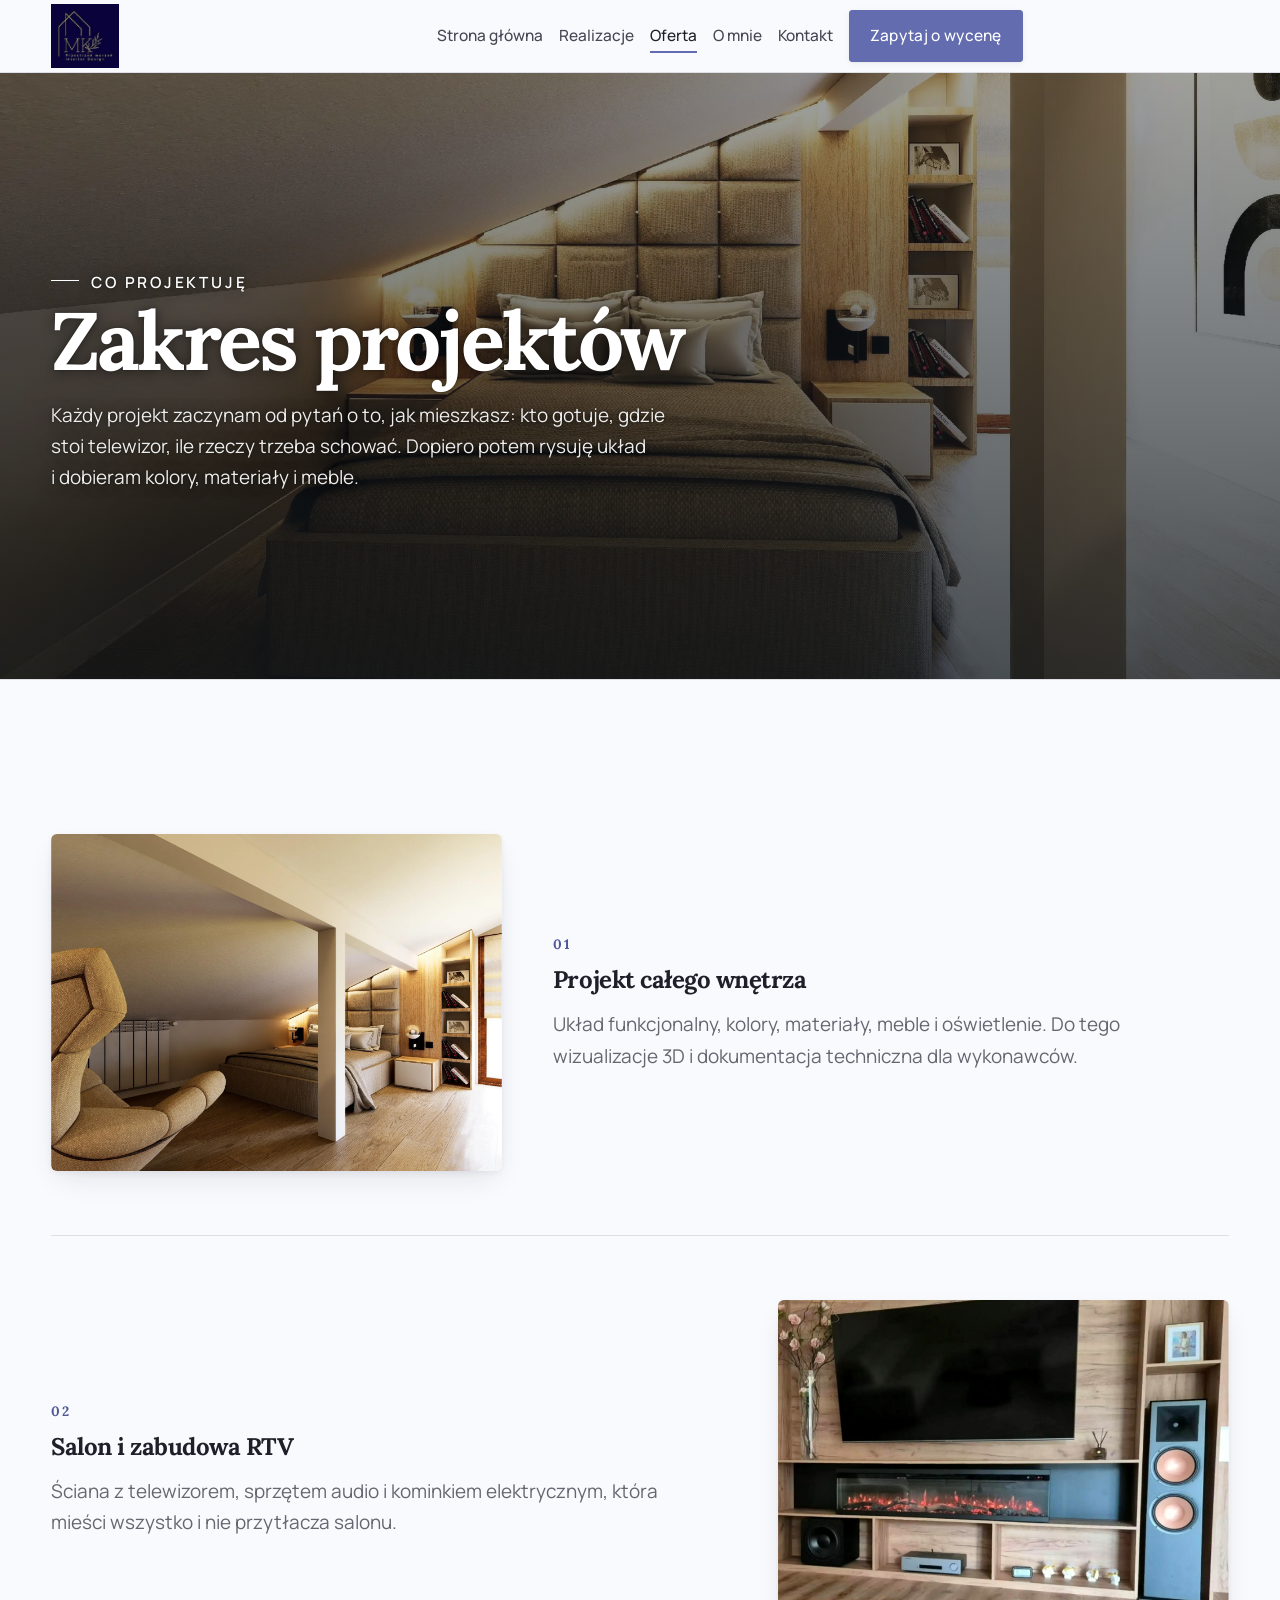
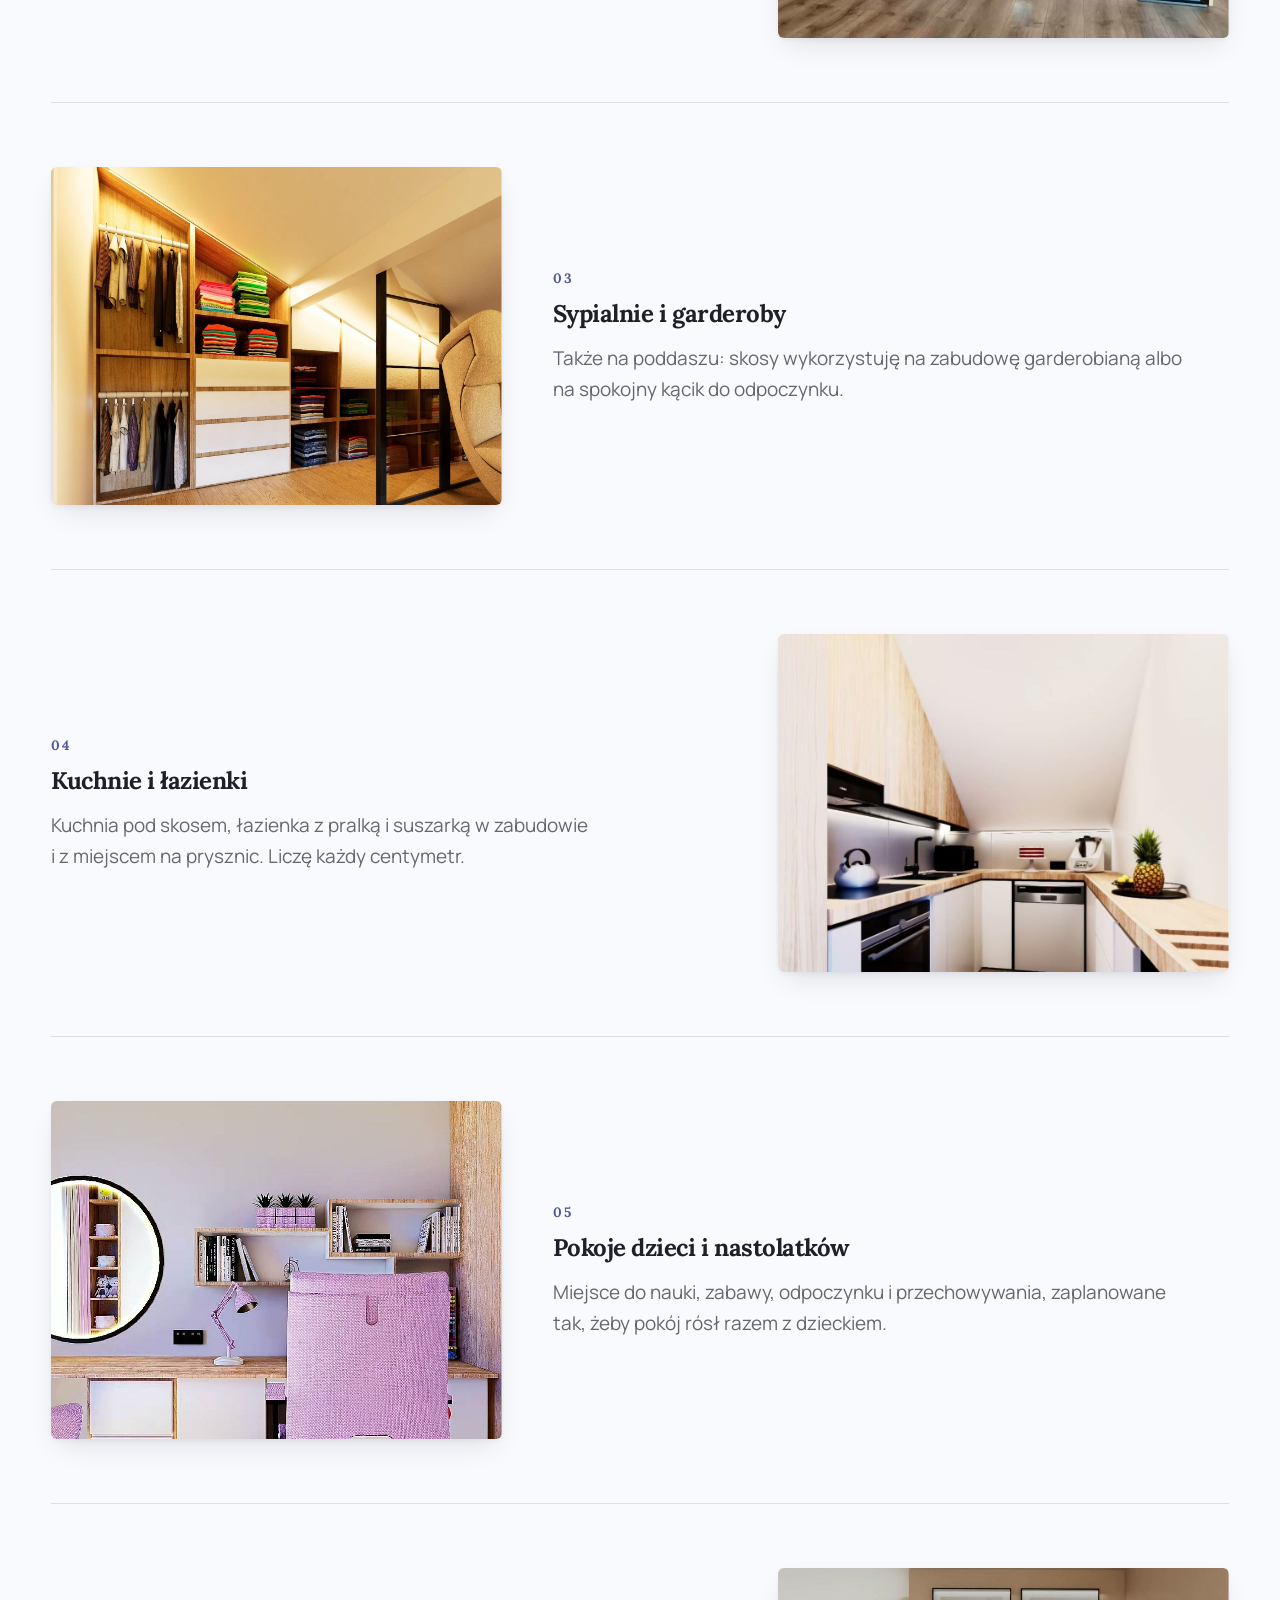
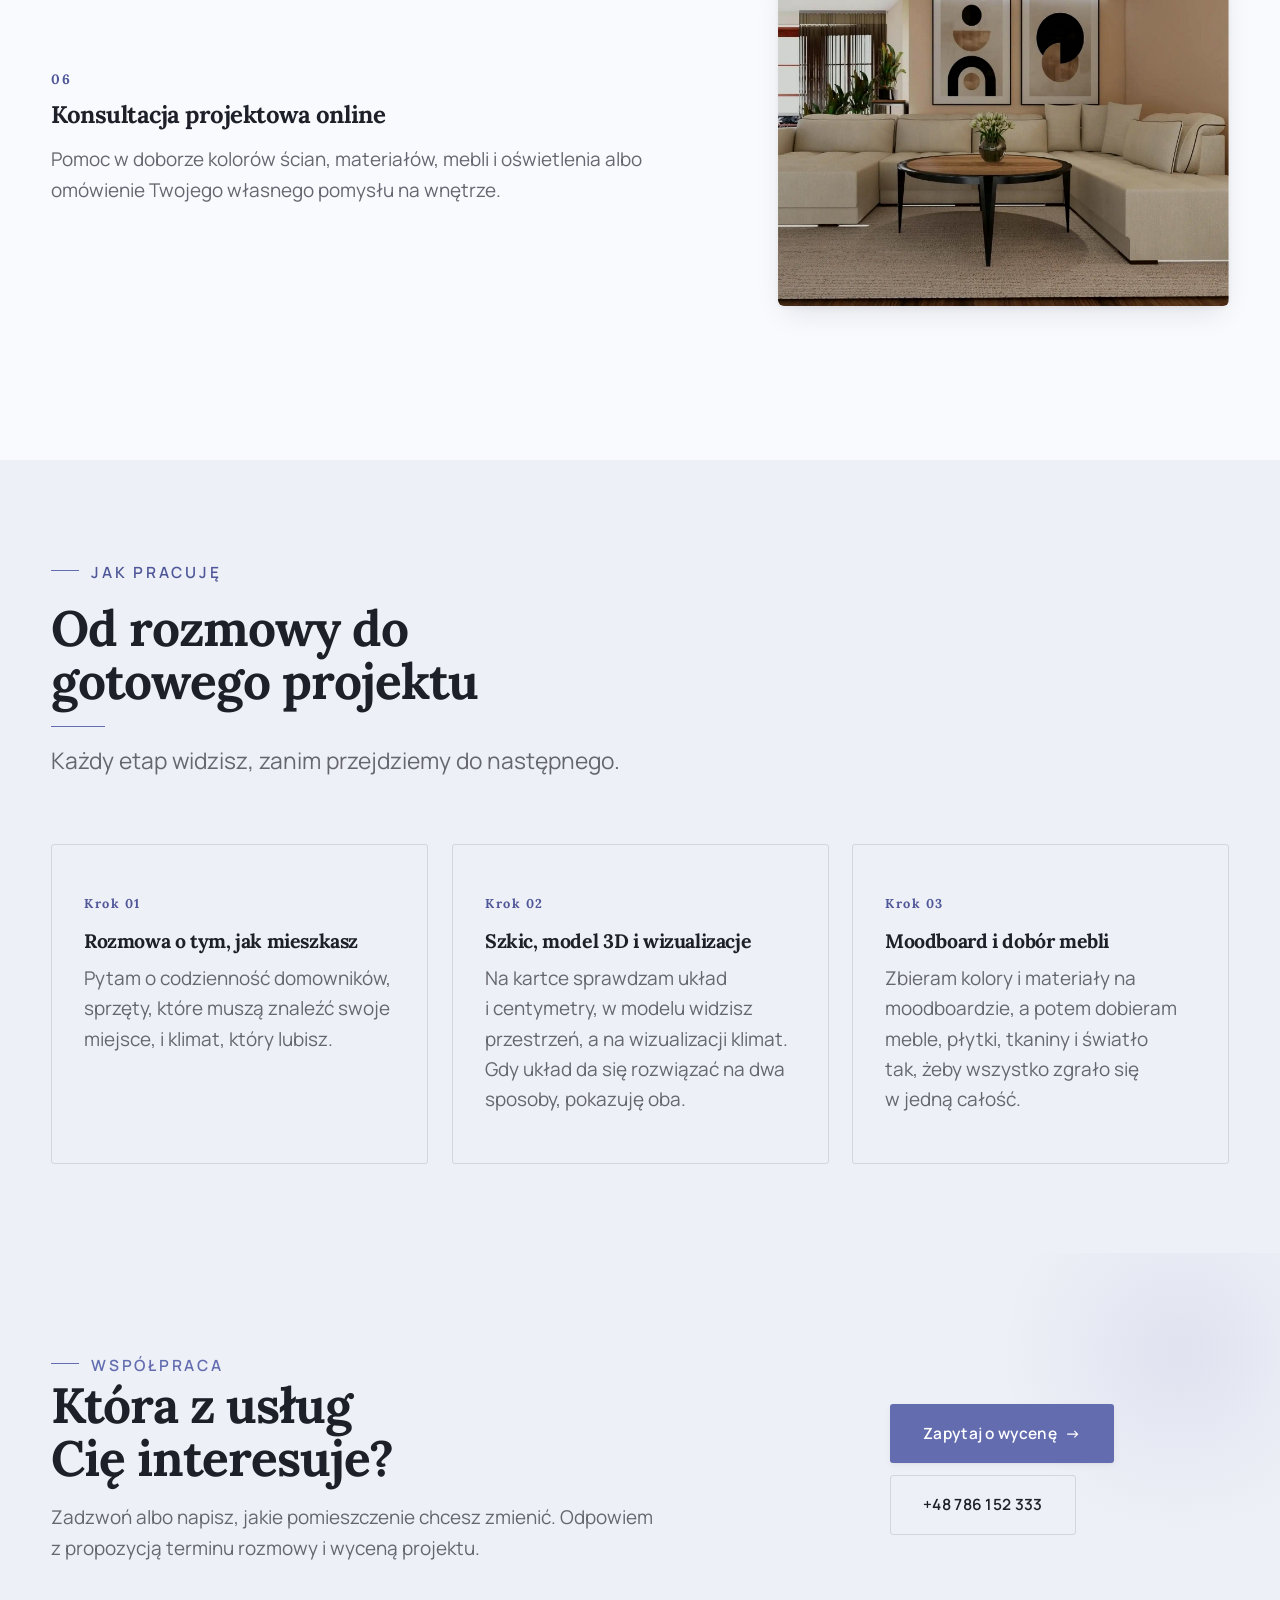
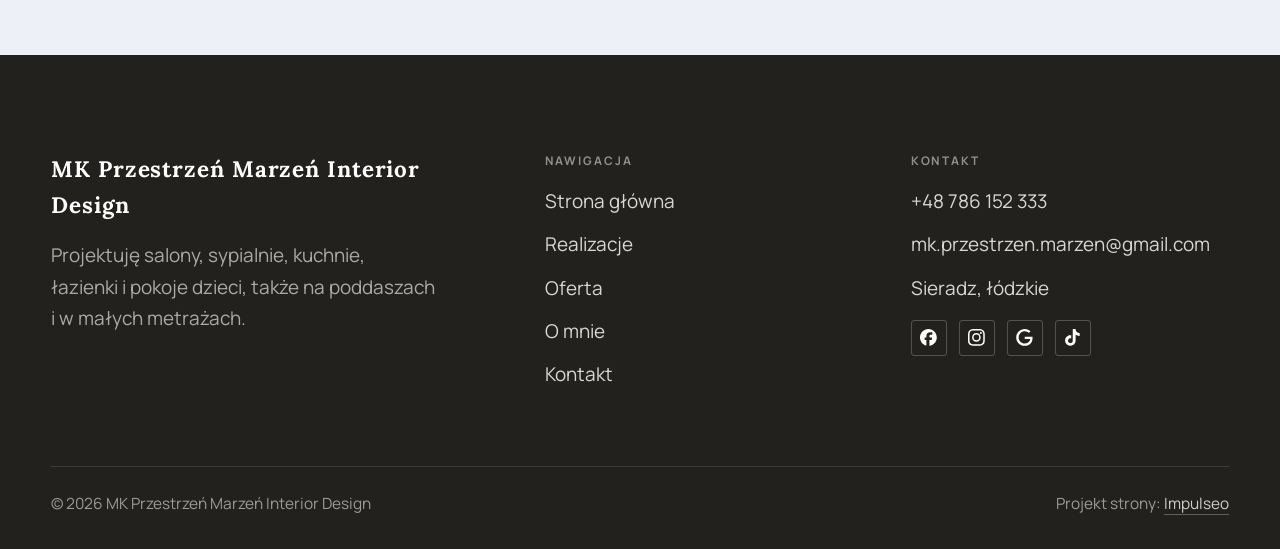
<file: oferta.html>
<!DOCTYPE html>
<html lang="pl">
<head>
<meta charset="UTF-8">
<meta name="viewport" content="width=device-width, initial-scale=1.0">
<title>Oferta - MK Przestrzeń Marzeń Interior Design</title>
<meta name="description" content="MK Przestrzeń Marzeń Interior Design - projekty wnętrz domów i mieszkań w okolicach Sieradza i online. Wizualizacje 3D, poddasza i skosy, kuchnie, łazienki, pokoje dzieci. Telefon 786 152 333.">
<link rel="canonical" href="https://kris20032.github.io/mk-przestrzen-marzen-interior-design/oferta.html">
<meta name="robots" content="noindex, nofollow">
<meta property="og:type" content="website">
<meta property="og:locale" content="pl_PL">
<meta property="og:site_name" content="MK Przestrzeń Marzeń Interior Design">
<meta property="og:title" content="Oferta - MK Przestrzeń Marzeń Interior Design">
<meta property="og:description" content="MK Przestrzeń Marzeń Interior Design - projekty wnętrz domów i mieszkań w okolicach Sieradza i online. Wizualizacje 3D, poddasza i skosy, kuchnie, łazienki, pokoje dzieci. Telefon 786 152 333.">
<meta property="og:url" content="https://kris20032.github.io/mk-przestrzen-marzen-interior-design/oferta.html">
<meta property="og:image" content="https://kris20032.github.io/mk-przestrzen-marzen-interior-design/img/og.jpg">
<meta property="og:image:width" content="1200">
<meta property="og:image:height" content="630">
<meta name="twitter:card" content="summary_large_image">
<link rel="preconnect" href="https://fonts.googleapis.com">
<link rel="preconnect" href="https://fonts.gstatic.com" crossorigin>
<link href="https://fonts.googleapis.com/css2?family=Lora:wght@500;600;700&family=Manrope:wght@400;500;600&display=swap" rel="stylesheet">
<link rel="stylesheet" href="assets/styles.css?v=62d73faa">
</head>
<body>

<header class="nav">
  <div class="wrap nav-inner">
    <a class="brand brand-has-logo" href="index.html"><img class="brand-logo" src="img/logo.jpg" alt="MK Przestrzeń Marzeń Interior Design" width="618" height="582" decoding="async"></a>
    <nav class="nav-links">
      <a href="index.html">Strona główna</a>
      <a href="realizacje.html">Realizacje</a>
      <a href="oferta.html" class="active" aria-current="page">Oferta</a>
      <a href="o-nas.html">O mnie</a>
      <a href="kontakt.html">Kontakt</a>
      <a href="kontakt.html" class="btn btn-accent">Zapytaj o wycenę</a>
    </nav>
    <button class="nav-toggle" aria-label="Menu"><span></span><span></span><span></span></button>
  </div>
</header>

<main>
<section class="pagehead">
  <img src="img/ph4.jpg" alt="MK Przestrzeń Marzeń Interior Design - Zakres projektów" width="2000" height="908" decoding="async">
  <div class="wrap">
    <span class="eyebrow">Co projektuję</span>
    <h1>Zakres projektów</h1>
    <p>Każdy projekt zaczynam od pytań o to, jak mieszkasz: kto gotuje, gdzie stoi telewizor, ile rzeczy trzeba schować. Dopiero potem rysuję układ i dobieram kolory, materiały i meble.</p>
  </div>
</section>
<section>
  <div class="wrap">
    <div class="svc-row reveal">
      <div class="svc-row-art"><img src="img/g3.jpg" alt="Projekt całego wnętrza" loading="lazy" width="1600" height="1600" decoding="async"></div>
      <div>
        <span class="num">01</span>
        <h3>Projekt całego wnętrza</h3>
        <p class="muted">Układ funkcjonalny, kolory, materiały, meble i oświetlenie. Do tego wizualizacje 3D i dokumentacja techniczna dla wykonawców.</p>
      </div>
    </div>
    <div class="svc-row rev reveal">
      <div class="svc-row-art"><img src="img/g2.jpg" alt="Salon i zabudowa RTV" loading="lazy" width="1558" height="1324" decoding="async"></div>
      <div>
        <span class="num">02</span>
        <h3>Salon i zabudowa RTV</h3>
        <p class="muted">Ściana z telewizorem, sprzętem audio i kominkiem elektrycznym, która mieści wszystko i nie przytłacza salonu.</p>
      </div>
    </div>
    <div class="svc-row reveal">
      <div class="svc-row-art"><img src="img/g1.jpg" alt="Sypialnie i garderoby" loading="lazy" width="1600" height="1600" decoding="async"></div>
      <div>
        <span class="num">03</span>
        <h3>Sypialnie i garderoby</h3>
        <p class="muted">Także na poddaszu: skosy wykorzystuję na zabudowę garderobianą albo na spokojny kącik do odpoczynku.</p>
      </div>
    </div>
    <div class="svc-row rev reveal">
      <div class="svc-row-art"><img src="img/g4.jpg" alt="Kuchnie i łazienki" loading="lazy" width="1067" height="1175" decoding="async"></div>
      <div>
        <span class="num">04</span>
        <h3>Kuchnie i łazienki</h3>
        <p class="muted">Kuchnia pod skosem, łazienka z pralką i suszarką w zabudowie i z miejscem na prysznic. Liczę każdy centymetr.</p>
      </div>
    </div>
    <div class="svc-row reveal">
      <div class="svc-row-art"><img src="img/g6.jpg" alt="Pokoje dzieci i nastolatków" loading="lazy" width="895" height="1600" decoding="async"></div>
      <div>
        <span class="num">05</span>
        <h3>Pokoje dzieci i nastolatków</h3>
        <p class="muted">Miejsce do nauki, zabawy, odpoczynku i przechowywania, zaplanowane tak, żeby pokój rósł razem z dzieckiem.</p>
      </div>
    </div>
    <div class="svc-row rev reveal">
      <div class="svc-row-art"><img src="img/g11.jpg" alt="Konsultacja projektowa online" loading="lazy" width="1600" height="1366" decoding="async"></div>
      <div>
        <span class="num">06</span>
        <h3>Konsultacja projektowa online</h3>
        <p class="muted">Pomoc w doborze kolorów ścian, materiałów, mebli i oświetlenia albo omówienie Twojego własnego pomysłu na wnętrze.</p>
      </div>
    </div>
  </div>
</section>
<section class="trust">
  <div class="wrap">
    <div class="head reveal">
      <span class="eyebrow">Jak pracuję</span>
      <h2>Od rozmowy do gotowego projektu</h2>
      <p>Każdy etap widzisz, zanim przejdziemy do następnego.</p>
    </div>
    <div class="svc-grid">
      <div class="svc reveal"><div class="ic">Krok 01</div><h3>Rozmowa o tym, jak mieszkasz</h3><p>Pytam o codzienność domowników, sprzęty, które muszą znaleźć swoje miejsce, i klimat, który lubisz.</p></div>
      <div class="svc reveal"><div class="ic">Krok 02</div><h3>Szkic, model 3D i wizualizacje</h3><p>Na kartce sprawdzam układ i centymetry, w modelu widzisz przestrzeń, a na wizualizacji klimat. Gdy układ da się rozwiązać na dwa sposoby, pokazuję oba.</p></div>
      <div class="svc reveal"><div class="ic">Krok 03</div><h3>Moodboard i dobór mebli</h3><p>Zbieram kolory i materiały na moodboardzie, a potem dobieram meble, płytki, tkaniny i światło tak, żeby wszystko zgrało się w jedną całość.</p></div>
    </div>
  </div>
</section>
<section class="cta">
  <div class="wrap">
    <div class="reveal">
      <span class="eyebrow">Współpraca</span>
      <h2>Która z usług Cię interesuje?</h2>
      <p>Zadzwoń albo napisz, jakie pomieszczenie chcesz zmienić. Odpowiem z propozycją terminu rozmowy i wyceną projektu.</p>
    </div>
    <div class="cta-actions reveal">
      <a href="kontakt.html" class="btn btn-light">Zapytaj o wycenę <span class="arr">→</span></a>
      <a href="tel:+48786152333" class="btn btn-ghost btn-ghost-cta">+48 786 152 333</a>
    </div>
  </div>
</section>
</main>

<footer>
  <div class="wrap">
    <div class="foot-grid">
      <div class="foot-brand">
        <div class="name">MK Przestrzeń Marzeń Interior Design</div>
        <p>Projektuję salony, sypialnie, kuchnie, łazienki i pokoje dzieci, także na poddaszach i w małych metrażach.</p>
      </div>
      <div class="foot-col">
        <h4>Nawigacja</h4>
        <a href="index.html">Strona główna</a>
        <a href="realizacje.html">Realizacje</a>
        <a href="oferta.html">Oferta</a>
        <a href="o-nas.html">O mnie</a>
        <a href="kontakt.html">Kontakt</a>
      </div>
      <div class="foot-col">
        <h4>Kontakt</h4>
        <a href="tel:+48786152333">+48 786 152 333</a>
        <a href="mailto:mk.przestrzen.marzen@gmail.com">mk.przestrzen.marzen@gmail.com</a>
        <p>Sieradz, łódzkie</p>
      <div class="foot-soc">
        <a class="soc" href="https://www.facebook.com/mkprzestrzenmarzen/" target="_blank" rel="noopener" aria-label="Facebook - MK Przestrzeń Marzeń Interior Design"><svg viewBox="0 0 24 24" aria-hidden="true" focusable="false"><path d="M9.101 23.691v-7.98H6.627v-3.667h2.474v-1.58c0-4.085 1.848-5.978 5.858-5.978.401 0 .955.042 1.468.103a8.68 8.68 0 0 1 1.141.195v3.325a8.623 8.623 0 0 0-.653-.036 26.805 26.805 0 0 0-.733-.009c-.707 0-1.259.096-1.675.309a1.686 1.686 0 0 0-.679.622c-.258.42-.374.995-.374 1.752v1.297h3.919l-.386 2.103-.287 1.564h-3.246v8.245C19.396 23.238 24 18.179 24 12.044c0-6.627-5.373-12-12-12s-12 5.373-12 12c0 5.628 3.874 10.35 9.101 11.647Z" fill="currentColor"/></svg></a>
        <a class="soc" href="https://www.instagram.com/mk_przestrzen.marzen/" target="_blank" rel="noopener" aria-label="Instagram - MK Przestrzeń Marzeń Interior Design"><svg viewBox="0 0 24 24" aria-hidden="true" focusable="false"><path d="M7.0301.084c-1.2768.0602-2.1487.264-2.911.5634-.7888.3075-1.4575.72-2.1228 1.3877-.6652.6677-1.075 1.3368-1.3802 2.127-.2954.7638-.4956 1.6365-.552 2.914-.0564 1.2775-.0689 1.6882-.0626 4.947.0062 3.2586.0206 3.6671.0825 4.9473.061 1.2765.264 2.1482.5635 2.9107.308.7889.72 1.4573 1.388 2.1228.6679.6655 1.3365 1.0743 2.1285 1.38.7632.295 1.6361.4961 2.9134.552 1.2773.056 1.6884.069 4.9462.0627 3.2578-.0062 3.668-.0207 4.9478-.0814 1.28-.0607 2.147-.2652 2.9098-.5633.7889-.3086 1.4578-.72 2.1228-1.3881.665-.6682 1.0745-1.3378 1.3795-2.1284.2957-.7632.4966-1.636.552-2.9124.056-1.2809.0692-1.6898.063-4.948-.0063-3.2583-.021-3.6668-.0817-4.9465-.0607-1.2797-.264-2.1487-.5633-2.9117-.3084-.7889-.72-1.4568-1.3876-2.1228C21.2982 1.33 20.628.9208 19.8378.6165 19.074.321 18.2017.1197 16.9244.0645 15.6471.0093 15.236-.005 11.977.0014 8.718.0076 8.31.0215 7.0301.0839m.1402 21.6932c-1.17-.0509-1.8053-.2453-2.2287-.408-.5606-.216-.96-.4771-1.3819-.895-.422-.4178-.6811-.8186-.9-1.378-.1644-.4234-.3624-1.058-.4171-2.228-.0595-1.2645-.072-1.6442-.079-4.848-.007-3.2037.0053-3.583.0607-4.848.05-1.169.2456-1.805.408-2.2282.216-.5613.4762-.96.895-1.3816.4188-.4217.8184-.6814 1.3783-.9003.423-.1651 1.0575-.3614 2.227-.4171 1.2655-.06 1.6447-.072 4.848-.079 3.2033-.007 3.5835.005 4.8495.0608 1.169.0508 1.8053.2445 2.228.408.5608.216.96.4754 1.3816.895.4217.4194.6816.8176.9005 1.3787.1653.4217.3617 1.056.4169 2.2263.0602 1.2655.0739 1.645.0796 4.848.0058 3.203-.0055 3.5834-.061 4.848-.051 1.17-.245 1.8055-.408 2.2294-.216.5604-.4763.96-.8954 1.3814-.419.4215-.8181.6811-1.3783.9-.4224.1649-1.0577.3617-2.2262.4174-1.2656.0595-1.6448.072-4.8493.079-3.2045.007-3.5825-.006-4.848-.0608M16.953 5.5864A1.44 1.44 0 1 0 18.39 4.144a1.44 1.44 0 0 0-1.437 1.4424M5.8385 12.012c.0067 3.4032 2.7706 6.1557 6.173 6.1493 3.4026-.0065 6.157-2.7701 6.1506-6.1733-.0065-3.4032-2.771-6.1565-6.174-6.1498-3.403.0067-6.156 2.771-6.1496 6.1738M8 12.0077a4 4 0 1 1 4.008 3.9921A3.9996 3.9996 0 0 1 8 12.0077" fill="currentColor"/></svg></a>
        <a class="soc" href="https://www.google.com/maps/place/MK+Przestrze%C5%84+Marze%C5%84+Interior+Design/@51.6419269,18.6945208,12z/data=!4m6!3m5!1s0x48d45f8c1b1a9a5f:0xbfa6956debf310d!8m2!3d51.6419269!4d18.6945208" target="_blank" rel="noopener" aria-label="Google - MK Przestrzeń Marzeń Interior Design"><svg viewBox="0 0 24 24" aria-hidden="true" focusable="false"><path d="M12.48 10.92v3.28h7.84c-.24 1.84-.853 3.187-1.787 4.133-1.147 1.147-2.933 2.4-6.053 2.4-4.827 0-8.6-3.893-8.6-8.72s3.773-8.72 8.6-8.72c2.6 0 4.507 1.027 5.907 2.347l2.307-2.307C18.747 1.44 16.133 0 12.48 0 5.867 0 .307 5.387.307 12s5.56 12 12.173 12c3.573 0 6.267-1.173 8.373-3.36 2.16-2.16 2.84-5.213 2.84-7.667 0-.76-.053-1.467-.173-2.053H12.48z" fill="currentColor"/></svg></a>
        <a class="soc" href="https://www.tiktok.com/@mkprzestrzenmarzen" target="_blank" rel="noopener" aria-label="TikTok - MK Przestrzeń Marzeń Interior Design"><svg viewBox="0 0 24 24" aria-hidden="true" focusable="false"><path d="M12.525.02c1.31-.02 2.61-.01 3.91-.02.08 1.53.63 3.09 1.75 4.17 1.12 1.11 2.7 1.62 4.24 1.79v4.03c-1.44-.05-2.89-.35-4.2-.97-.57-.26-1.1-.59-1.62-.93-.01 2.92.01 5.84-.02 8.75-.08 1.4-.54 2.79-1.35 3.94-1.31 1.92-3.58 3.17-5.91 3.21-1.43.08-2.86-.31-4.08-1.03-2.02-1.19-3.44-3.37-3.65-5.71-.02-.5-.03-1-.01-1.49.18-1.9 1.12-3.72 2.58-4.96 1.66-1.44 3.98-2.13 6.15-1.72.02 1.48-.04 2.96-.04 4.44-.99-.32-2.15-.23-3.02.37-.63.41-1.11 1.04-1.36 1.75-.21.51-.15 1.07-.14 1.61.24 1.64 1.82 3.02 3.5 2.87 1.12-.01 2.19-.66 2.77-1.61.19-.33.4-.67.41-1.06.1-1.79.06-3.57.07-5.36.01-4.03-.01-8.05.02-12.07z" fill="currentColor"/></svg></a>
      </div>
      </div>
    </div>
    <div class="foot-bot">
      <span>© 2026 MK Przestrzeń Marzeń Interior Design</span>
      <span>Projekt strony: <a class="foot-credit" href="https://impulseo.pl" target="_blank" rel="noopener">Impulseo</a></span>
    </div>
  </div>
</footer>
<div class="sticky-reserve"><a class="sr-book" href="kontakt.html">Zapytaj o wycenę</a><a class="sr-call" href="tel:+48786152333" aria-label="Zadzwoń"><svg class="ico-tel" width="16" height="16" viewBox="0 0 24 24" fill="none" aria-hidden="true"><path d="M6.6 10.8a15.5 15.5 0 0 0 6.6 6.6l2.2-2.2a1 1 0 0 1 1-.24 11.4 11.4 0 0 0 3.6.58 1 1 0 0 1 1 1V20a1 1 0 0 1-1 1A17 17 0 0 1 3 4a1 1 0 0 1 1-1h3.5a1 1 0 0 1 1 1c0 1.25.2 2.46.58 3.6a1 1 0 0 1-.25 1l-2.23 2.2Z" fill="currentColor"/></svg></a></div>
<div class="demo-wazne" data-do="2026-10-25" data-cykl="3" hidden><svg class="dw-ico" width="13" height="13" viewBox="0 0 24 24" fill="none" aria-hidden="true"><circle cx="12" cy="12" r="8.6" stroke="currentColor" stroke-width="1.8"/><path d="M12 7.2V12l3.3 2" stroke="currentColor" stroke-width="1.8" stroke-linecap="round"/></svg><span class="dw-txt"></span></div>

<script src="assets/main.js"></script>
</body>
</html>
</file>
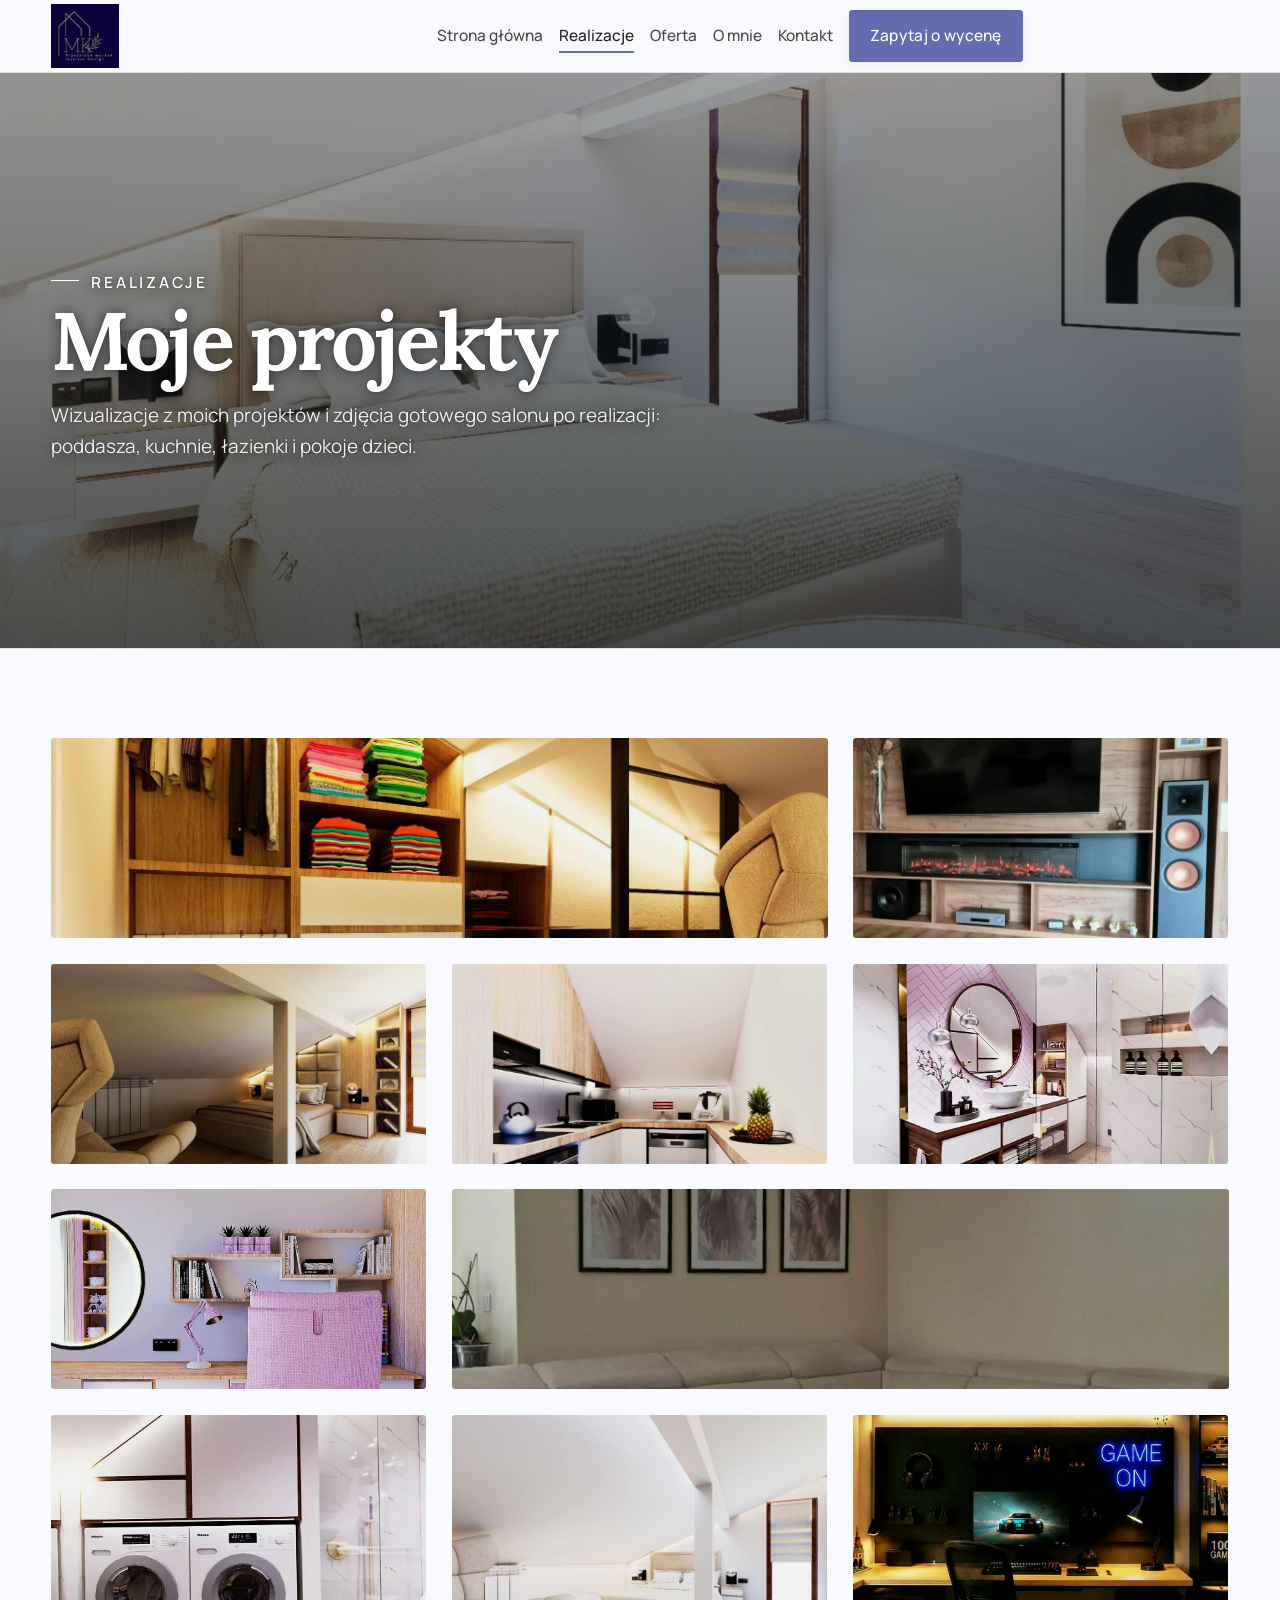
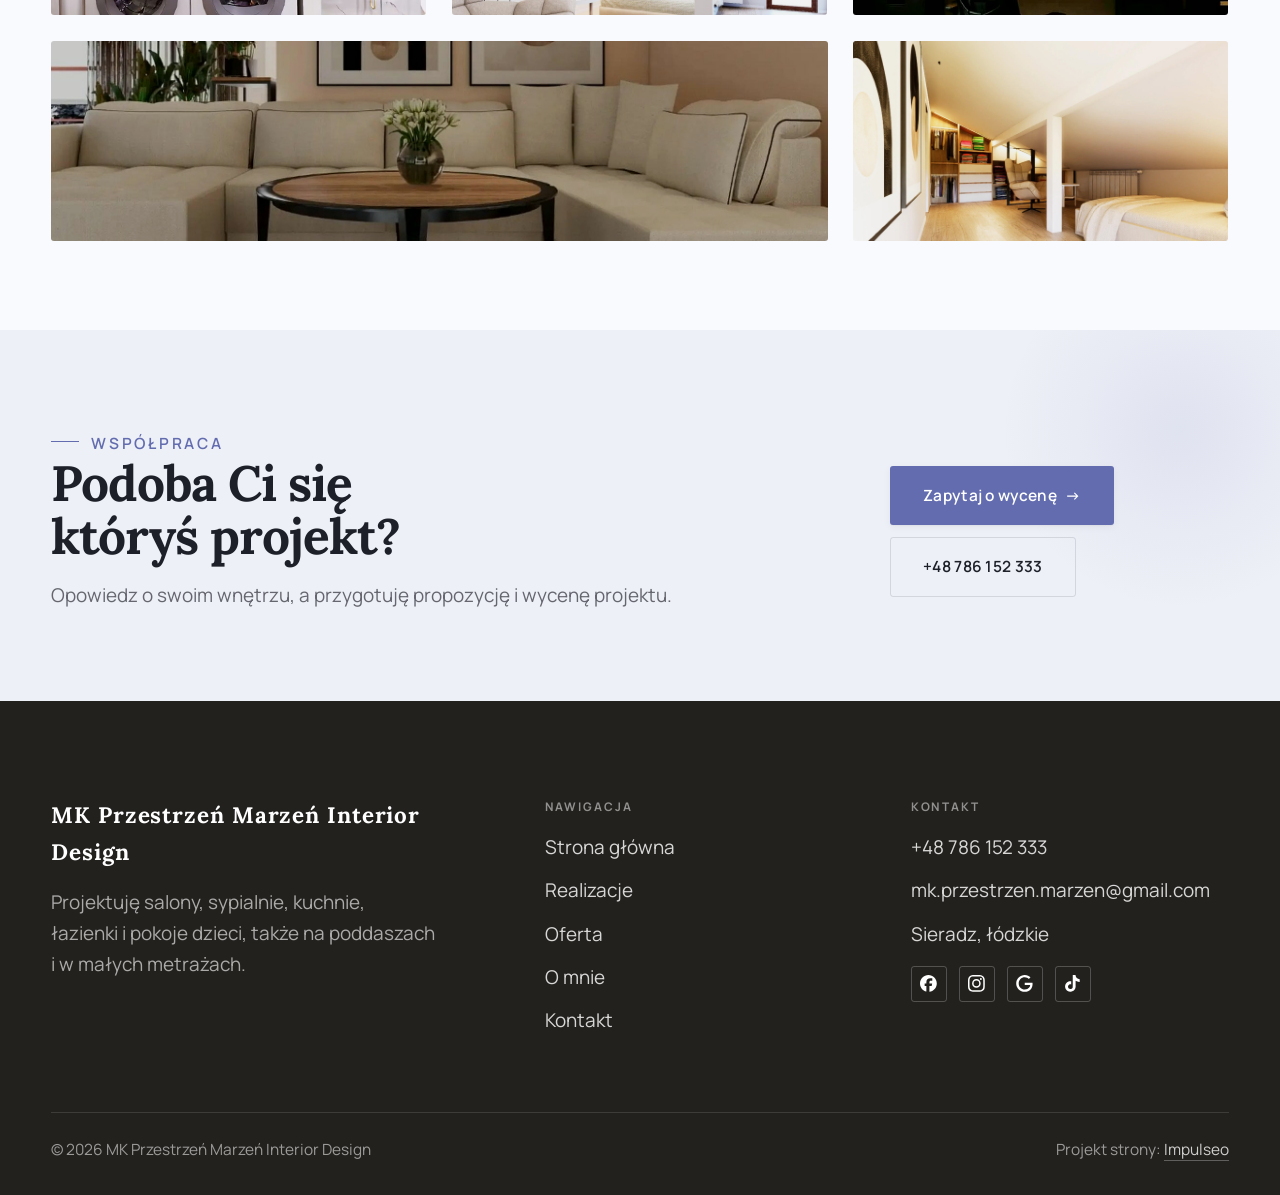
<file: realizacje.html>
<!DOCTYPE html>
<html lang="pl">
<head>
<meta charset="UTF-8">
<meta name="viewport" content="width=device-width, initial-scale=1.0">
<title>Realizacje - MK Przestrzeń Marzeń Interior Design</title>
<meta name="description" content="Realizacje MK Przestrzeń Marzeń Interior Design: Garderoba w skosach poddasza, Salon - ściana RTV po realizacji, Sypialnia na poddaszu z kącikiem relaksu, Kuchnia pod skosem, Łazienka z drewnem i okrągłym lustrem">
<link rel="canonical" href="https://kris20032.github.io/mk-przestrzen-marzen-interior-design/realizacje.html">
<meta name="robots" content="noindex, nofollow">
<meta property="og:type" content="website">
<meta property="og:locale" content="pl_PL">
<meta property="og:site_name" content="MK Przestrzeń Marzeń Interior Design">
<meta property="og:title" content="Realizacje - MK Przestrzeń Marzeń Interior Design">
<meta property="og:description" content="Realizacje MK Przestrzeń Marzeń Interior Design: Garderoba w skosach poddasza, Salon - ściana RTV po realizacji, Sypialnia na poddaszu z kącikiem relaksu, Kuchnia pod skosem, Łazienka z drewnem i okrągłym lustrem">
<meta property="og:url" content="https://kris20032.github.io/mk-przestrzen-marzen-interior-design/realizacje.html">
<meta property="og:image" content="https://kris20032.github.io/mk-przestrzen-marzen-interior-design/img/og.jpg">
<meta property="og:image:width" content="1200">
<meta property="og:image:height" content="630">
<meta name="twitter:card" content="summary_large_image">
<link rel="preconnect" href="https://fonts.googleapis.com">
<link rel="preconnect" href="https://fonts.gstatic.com" crossorigin>
<link href="https://fonts.googleapis.com/css2?family=Lora:wght@500;600;700&family=Manrope:wght@400;500;600&display=swap" rel="stylesheet">
<link rel="stylesheet" href="assets/styles.css?v=62d73faa">
</head>
<body>

<header class="nav">
  <div class="wrap nav-inner">
    <a class="brand brand-has-logo" href="index.html"><img class="brand-logo" src="img/logo.jpg" alt="MK Przestrzeń Marzeń Interior Design" width="618" height="582" decoding="async"></a>
    <nav class="nav-links">
      <a href="index.html">Strona główna</a>
      <a href="realizacje.html" class="active" aria-current="page">Realizacje</a>
      <a href="oferta.html">Oferta</a>
      <a href="o-nas.html">O mnie</a>
      <a href="kontakt.html">Kontakt</a>
      <a href="kontakt.html" class="btn btn-accent">Zapytaj o wycenę</a>
    </nav>
    <button class="nav-toggle" aria-label="Menu"><span></span><span></span><span></span></button>
  </div>
</header>

<main>
<section class="pagehead">
  <img src="img/ph1.jpg" alt="MK Przestrzeń Marzeń Interior Design - Moje projekty" width="2000" height="908" decoding="async">
  <div class="wrap">
    <span class="eyebrow">Realizacje</span>
    <h1>Moje projekty</h1>
    <p>Wizualizacje z moich projektów i zdjęcia gotowego salonu po realizacji: poddasza, kuchnie, łazienki i pokoje dzieci.</p>
  </div>
</section>
<section>
  <div class="wrap">
    <div class="gallery">
      <div class="tile t-two3 reveal"><img src="img/g1.jpg" alt="MK Przestrzeń Marzeń Interior Design" loading="lazy" width="1600" height="1600" decoding="async"></div>
      <div class="tile t-third reveal"><img src="img/g2.jpg" alt="MK Przestrzeń Marzeń Interior Design" loading="lazy" width="1558" height="1324" decoding="async"></div>
      <div class="tile t-third reveal"><img src="img/g3.jpg" alt="MK Przestrzeń Marzeń Interior Design" loading="lazy" width="1600" height="1600" decoding="async"></div>
      <div class="tile t-third reveal"><img src="img/g4.jpg" alt="MK Przestrzeń Marzeń Interior Design" loading="lazy" width="1067" height="1175" decoding="async"></div>
      <div class="tile t-third reveal"><img src="img/g5.jpg" alt="MK Przestrzeń Marzeń Interior Design" loading="lazy" width="1067" height="1069" decoding="async"></div>
      <div class="tile t-third reveal"><img src="img/g6.jpg" alt="MK Przestrzeń Marzeń Interior Design" loading="lazy" width="895" height="1600" decoding="async"></div>
      <div class="tile t-two3 reveal"><img src="img/g7.jpg" alt="MK Przestrzeń Marzeń Interior Design" loading="lazy" width="1546" height="1310" decoding="async"></div>
      <div class="tile t-third reveal"><img src="img/g8.jpg" alt="MK Przestrzeń Marzeń Interior Design" loading="lazy" width="1067" height="1069" decoding="async"></div>
      <div class="tile t-third reveal"><img src="img/g9.jpg" alt="MK Przestrzeń Marzeń Interior Design" loading="lazy" width="1600" height="1600" decoding="async"></div>
      <div class="tile t-third reveal"><img src="img/g10.jpg" alt="MK Przestrzeń Marzeń Interior Design" loading="lazy" width="989" height="1600" decoding="async"></div>
      <div class="tile t-two3 reveal"><img src="img/g11.jpg" alt="MK Przestrzeń Marzeń Interior Design" loading="lazy" width="1600" height="1366" decoding="async"></div>
      <div class="tile t-third reveal"><img src="img/g12.jpg" alt="MK Przestrzeń Marzeń Interior Design" loading="lazy" width="1600" height="1361" decoding="async"></div>
    </div>
  </div>
</section>
<section class="cta">
  <div class="wrap">
    <div class="reveal">
      <span class="eyebrow">Współpraca</span>
      <h2>Podoba Ci się któryś projekt?</h2>
      <p>Opowiedz o swoim wnętrzu, a przygotuję propozycję i wycenę projektu.</p>
    </div>
    <div class="cta-actions reveal">
      <a href="kontakt.html" class="btn btn-light">Zapytaj o wycenę <span class="arr">→</span></a>
      <a href="tel:+48786152333" class="btn btn-ghost btn-ghost-cta">+48 786 152 333</a>
    </div>
  </div>
</section>
</main>

<footer>
  <div class="wrap">
    <div class="foot-grid">
      <div class="foot-brand">
        <div class="name">MK Przestrzeń Marzeń Interior Design</div>
        <p>Projektuję salony, sypialnie, kuchnie, łazienki i pokoje dzieci, także na poddaszach i w małych metrażach.</p>
      </div>
      <div class="foot-col">
        <h4>Nawigacja</h4>
        <a href="index.html">Strona główna</a>
        <a href="realizacje.html">Realizacje</a>
        <a href="oferta.html">Oferta</a>
        <a href="o-nas.html">O mnie</a>
        <a href="kontakt.html">Kontakt</a>
      </div>
      <div class="foot-col">
        <h4>Kontakt</h4>
        <a href="tel:+48786152333">+48 786 152 333</a>
        <a href="mailto:mk.przestrzen.marzen@gmail.com">mk.przestrzen.marzen@gmail.com</a>
        <p>Sieradz, łódzkie</p>
      <div class="foot-soc">
        <a class="soc" href="https://www.facebook.com/mkprzestrzenmarzen/" target="_blank" rel="noopener" aria-label="Facebook - MK Przestrzeń Marzeń Interior Design"><svg viewBox="0 0 24 24" aria-hidden="true" focusable="false"><path d="M9.101 23.691v-7.98H6.627v-3.667h2.474v-1.58c0-4.085 1.848-5.978 5.858-5.978.401 0 .955.042 1.468.103a8.68 8.68 0 0 1 1.141.195v3.325a8.623 8.623 0 0 0-.653-.036 26.805 26.805 0 0 0-.733-.009c-.707 0-1.259.096-1.675.309a1.686 1.686 0 0 0-.679.622c-.258.42-.374.995-.374 1.752v1.297h3.919l-.386 2.103-.287 1.564h-3.246v8.245C19.396 23.238 24 18.179 24 12.044c0-6.627-5.373-12-12-12s-12 5.373-12 12c0 5.628 3.874 10.35 9.101 11.647Z" fill="currentColor"/></svg></a>
        <a class="soc" href="https://www.instagram.com/mk_przestrzen.marzen/" target="_blank" rel="noopener" aria-label="Instagram - MK Przestrzeń Marzeń Interior Design"><svg viewBox="0 0 24 24" aria-hidden="true" focusable="false"><path d="M7.0301.084c-1.2768.0602-2.1487.264-2.911.5634-.7888.3075-1.4575.72-2.1228 1.3877-.6652.6677-1.075 1.3368-1.3802 2.127-.2954.7638-.4956 1.6365-.552 2.914-.0564 1.2775-.0689 1.6882-.0626 4.947.0062 3.2586.0206 3.6671.0825 4.9473.061 1.2765.264 2.1482.5635 2.9107.308.7889.72 1.4573 1.388 2.1228.6679.6655 1.3365 1.0743 2.1285 1.38.7632.295 1.6361.4961 2.9134.552 1.2773.056 1.6884.069 4.9462.0627 3.2578-.0062 3.668-.0207 4.9478-.0814 1.28-.0607 2.147-.2652 2.9098-.5633.7889-.3086 1.4578-.72 2.1228-1.3881.665-.6682 1.0745-1.3378 1.3795-2.1284.2957-.7632.4966-1.636.552-2.9124.056-1.2809.0692-1.6898.063-4.948-.0063-3.2583-.021-3.6668-.0817-4.9465-.0607-1.2797-.264-2.1487-.5633-2.9117-.3084-.7889-.72-1.4568-1.3876-2.1228C21.2982 1.33 20.628.9208 19.8378.6165 19.074.321 18.2017.1197 16.9244.0645 15.6471.0093 15.236-.005 11.977.0014 8.718.0076 8.31.0215 7.0301.0839m.1402 21.6932c-1.17-.0509-1.8053-.2453-2.2287-.408-.5606-.216-.96-.4771-1.3819-.895-.422-.4178-.6811-.8186-.9-1.378-.1644-.4234-.3624-1.058-.4171-2.228-.0595-1.2645-.072-1.6442-.079-4.848-.007-3.2037.0053-3.583.0607-4.848.05-1.169.2456-1.805.408-2.2282.216-.5613.4762-.96.895-1.3816.4188-.4217.8184-.6814 1.3783-.9003.423-.1651 1.0575-.3614 2.227-.4171 1.2655-.06 1.6447-.072 4.848-.079 3.2033-.007 3.5835.005 4.8495.0608 1.169.0508 1.8053.2445 2.228.408.5608.216.96.4754 1.3816.895.4217.4194.6816.8176.9005 1.3787.1653.4217.3617 1.056.4169 2.2263.0602 1.2655.0739 1.645.0796 4.848.0058 3.203-.0055 3.5834-.061 4.848-.051 1.17-.245 1.8055-.408 2.2294-.216.5604-.4763.96-.8954 1.3814-.419.4215-.8181.6811-1.3783.9-.4224.1649-1.0577.3617-2.2262.4174-1.2656.0595-1.6448.072-4.8493.079-3.2045.007-3.5825-.006-4.848-.0608M16.953 5.5864A1.44 1.44 0 1 0 18.39 4.144a1.44 1.44 0 0 0-1.437 1.4424M5.8385 12.012c.0067 3.4032 2.7706 6.1557 6.173 6.1493 3.4026-.0065 6.157-2.7701 6.1506-6.1733-.0065-3.4032-2.771-6.1565-6.174-6.1498-3.403.0067-6.156 2.771-6.1496 6.1738M8 12.0077a4 4 0 1 1 4.008 3.9921A3.9996 3.9996 0 0 1 8 12.0077" fill="currentColor"/></svg></a>
        <a class="soc" href="https://www.google.com/maps/place/MK+Przestrze%C5%84+Marze%C5%84+Interior+Design/@51.6419269,18.6945208,12z/data=!4m6!3m5!1s0x48d45f8c1b1a9a5f:0xbfa6956debf310d!8m2!3d51.6419269!4d18.6945208" target="_blank" rel="noopener" aria-label="Google - MK Przestrzeń Marzeń Interior Design"><svg viewBox="0 0 24 24" aria-hidden="true" focusable="false"><path d="M12.48 10.92v3.28h7.84c-.24 1.84-.853 3.187-1.787 4.133-1.147 1.147-2.933 2.4-6.053 2.4-4.827 0-8.6-3.893-8.6-8.72s3.773-8.72 8.6-8.72c2.6 0 4.507 1.027 5.907 2.347l2.307-2.307C18.747 1.44 16.133 0 12.48 0 5.867 0 .307 5.387.307 12s5.56 12 12.173 12c3.573 0 6.267-1.173 8.373-3.36 2.16-2.16 2.84-5.213 2.84-7.667 0-.76-.053-1.467-.173-2.053H12.48z" fill="currentColor"/></svg></a>
        <a class="soc" href="https://www.tiktok.com/@mkprzestrzenmarzen" target="_blank" rel="noopener" aria-label="TikTok - MK Przestrzeń Marzeń Interior Design"><svg viewBox="0 0 24 24" aria-hidden="true" focusable="false"><path d="M12.525.02c1.31-.02 2.61-.01 3.91-.02.08 1.53.63 3.09 1.75 4.17 1.12 1.11 2.7 1.62 4.24 1.79v4.03c-1.44-.05-2.89-.35-4.2-.97-.57-.26-1.1-.59-1.62-.93-.01 2.92.01 5.84-.02 8.75-.08 1.4-.54 2.79-1.35 3.94-1.31 1.92-3.58 3.17-5.91 3.21-1.43.08-2.86-.31-4.08-1.03-2.02-1.19-3.44-3.37-3.65-5.71-.02-.5-.03-1-.01-1.49.18-1.9 1.12-3.72 2.58-4.96 1.66-1.44 3.98-2.13 6.15-1.72.02 1.48-.04 2.96-.04 4.44-.99-.32-2.15-.23-3.02.37-.63.41-1.11 1.04-1.36 1.75-.21.51-.15 1.07-.14 1.61.24 1.64 1.82 3.02 3.5 2.87 1.12-.01 2.19-.66 2.77-1.61.19-.33.4-.67.41-1.06.1-1.79.06-3.57.07-5.36.01-4.03-.01-8.05.02-12.07z" fill="currentColor"/></svg></a>
      </div>
      </div>
    </div>
    <div class="foot-bot">
      <span>© 2026 MK Przestrzeń Marzeń Interior Design</span>
      <span>Projekt strony: <a class="foot-credit" href="https://impulseo.pl" target="_blank" rel="noopener">Impulseo</a></span>
    </div>
  </div>
</footer>
<div class="sticky-reserve"><a class="sr-book" href="kontakt.html">Zapytaj o wycenę</a><a class="sr-call" href="tel:+48786152333" aria-label="Zadzwoń"><svg class="ico-tel" width="16" height="16" viewBox="0 0 24 24" fill="none" aria-hidden="true"><path d="M6.6 10.8a15.5 15.5 0 0 0 6.6 6.6l2.2-2.2a1 1 0 0 1 1-.24 11.4 11.4 0 0 0 3.6.58 1 1 0 0 1 1 1V20a1 1 0 0 1-1 1A17 17 0 0 1 3 4a1 1 0 0 1 1-1h3.5a1 1 0 0 1 1 1c0 1.25.2 2.46.58 3.6a1 1 0 0 1-.25 1l-2.23 2.2Z" fill="currentColor"/></svg></a></div>
<div class="demo-wazne" data-do="2026-10-25" data-cykl="3" hidden><svg class="dw-ico" width="13" height="13" viewBox="0 0 24 24" fill="none" aria-hidden="true"><circle cx="12" cy="12" r="8.6" stroke="currentColor" stroke-width="1.8"/><path d="M12 7.2V12l3.3 2" stroke="currentColor" stroke-width="1.8" stroke-linecap="round"/></svg><span class="dw-txt"></span></div>

<script src="assets/main.js"></script>
</body>
</html>
</file>
<file: assets/styles.css>
/* ============================================================
   STOLBASZ — premium, architektoniczny B2B fit-out
   Jasna paleta, zero brązu. System wg premium-web-craft.
   Projekt strony: Impulseo (impulseo.pl)
   ============================================================ */

:root{
  /* PALETA — jasna, architektoniczna, chłodna */
  --paper:#F3F1EC;          /* główne tło */
  --paper-2:#E6E3DB;        /* sekcje alternatywne (chłodny jasny szary) */
  --paper-3:#E6E3DB;        /* delikatne wypełnienia */
  --ink:#23211E;            /* tekst główny — chłodny grafit */
  --ink-soft:#43403A;       /* nagłówki drugorzędne */
  --muted:#87837A;          /* tekst poboczny */
  --line:rgba(35,33,30,.12);/* hairline */
  --accent:#8A6B3C;         /* stonowany petrol-slate — jedyny akcent */
  --accent-d:#6E5430;
  --accent-soft:rgba(138,107,60,.10);
  --dark:#23211E;           /* sekcje ciemne (stopka/CTA) */

  /* HOVER ZDJĘĆ — JEDEN standard dla całego silnika (decyzja K. 04.08.2026, artefakt z wariantami).
     AKTUALNE (K.+Szymon 09.08.2026, wybór z artefaktu 6 wariantów): zoom 1.05 przy 1.4s -
     przy tak długim czasie mocniejszy kadr NIE skacze, tylko „oddycha". Poprzedni standard
     (1.02 / .55s z 04.08) odbierany jako dynamiczny i szybki.
     Spoczynek lekko przygaszony, ale TYLKO tam, gdzie jest mysz (@media hover:hover) —
     na telefonie zdjęcia zostają w pełnej jasności. */
  --img-zoom:1.05;                   /* K.+Szymon 09.08: wariant F z artefaktu porównawczego */
  --img-rest:brightness(.95) saturate(.99);
  --img-hot:brightness(1.06) saturate(1.05);
  --img-dur:1.4s;                    /* K.+Szymon 09.08 (wariant F): powoli = elegancko */
  --img-ease:cubic-bezier(.16,.84,.44,1);  /* miękki ogon, efekt „oddychania" */

  /* ODSTĘPY — skala 4/8 */
  --space-1:4px; --space-2:8px; --space-3:12px; --space-4:16px; --space-5:24px;
  --space-6:32px; --space-7:48px; --space-8:64px; --space-9:96px; --space-10:128px;

  /* TYPOGRAFIA — fluid clamp() (skala podbita 16.07.2026: większe, czytelniejsze litery — uwaga Adama) */
  --text-sm:clamp(.9rem,.87rem + .12vw,1rem);
  --text-base:clamp(1.08rem,1.04rem + .18vw,1.2rem);
  --text-lg:clamp(1.24rem,1.15rem + .34vw,1.44rem);
  --text-h3:clamp(1.34rem,1.22rem + .55vw,1.66rem);
  --text-h2:clamp(2.1rem,1.66rem + 2.1vw,3.1rem);
  --text-h1:clamp(2.9rem,2.1rem + 4vw,5.1rem);

  /* PROMIENIE — architektoniczne, raczej ostre */
  --r-sm:3px; --r-md:6px; --r-lg:10px;

  /* RUCH */
  --ease:cubic-bezier(.25,.46,.45,.94); --dur:.24s;

  /* CIENIE — miękkie, warstwowe */
  --sh-sm:0 1px 2px rgba(16,24,32,.04), 0 2px 8px rgba(16,24,32,.05);
  --sh-md:0 2px 6px rgba(16,24,32,.05), 0 12px 28px -8px rgba(16,24,32,.12);
  --sh-lg:0 6px 14px rgba(16,24,32,.07), 0 26px 56px -18px rgba(16,24,32,.22);

  --hairline:1px solid var(--line);

  --font-display:'Lora',serif;
  --font-body:'Manrope',sans-serif;
}

*{box-sizing:border-box;margin:0;padding:0}
html{scroll-behavior:smooth}
body{
  font-family:var(--font-body);
  font-size:var(--text-base);
  line-height:1.65;
  color:var(--ink);
  background:var(--paper);
  -webkit-font-smoothing:antialiased;
  text-rendering:optimizeLegibility;
}
img{max-width:100%;height:auto;display:block}  /* height:auto = width/height z atrybutów trzyma proporcje (TOP#12) */
a{color:inherit;text-decoration:none}

.wrap{width:min(92%,1180px);margin-inline:auto}
section{padding-block:clamp(52px,6.5vw,96px)}

h1,h2,h3{font-family:var(--font-display);font-weight:700;line-height:1.08;letter-spacing:-.02em;color:var(--ink)}
h1{font-size:var(--text-h1);letter-spacing:-.035em}
h2{font-size:var(--text-h2);letter-spacing:-.025em}
h3{font-size:var(--text-h3)}
/* MIARA — długość wiersza. WCAG 2.2 SC 1.4.8: max 80 znaków; Butterick: 45–90.
   68ch daje realnie 72–78 znaków polskiego tekstu, czyli z zapasem pod granicą.
   Wcześniej limit miał TYLKO <p> — <li>, <blockquote> i <dd> nie miały żadnego,
   i to jedyny powód, dla którego 23 bloki na dwóch oddanych stronach jadą po
   83–106 znaków w wierszu (pomiar 07.08.2026, bramka `miara`).
   ⚠️ Listy i definicje ograniczamy TYLKO bez klasy: `ul`/`ol` z klasą to u nas
   układ (siatki kafli, menu), a nie tekst ciągły — tam miarę wyznacza układ. */
/* 60ch, nie 68ch (K. 10.08): po zmianie fontów na węższe kroje (DM Sans i spółka)
   w 68ch mieściło się ~90 znaków - bramka pikselowa słusznie zgłaszała przekroczenie
   granicy 80. Pomiar na żywej przeglądarce: 60ch = 90 znaków, 53ch = ~78 znaków, czyli normę WCAG 1.4.8. */
:root{ --miara:53ch }
p{max-width:min(100%,var(--miara))}
blockquote,
ul:not([class])>li, ol:not([class])>li,
dl:not([class])>dd{max-width:min(100%,var(--miara))}

/* ⚠️ Świadomie BEZ wyjątku `.tile p,.card p,.svc p{max-width:none}`, choć nasuwa się sam:
   te akapity BYŁY już ograniczone (stare `p{max-width:65ch}`), więc „wyjątek" nie odblokowałby
   niczego nowego — tylko ROZLUŹNIŁ stan sprzed zmiany na wszystkich demach naraz.
   `figcaption` żadna z reguł wyżej nie dotyczy, więc też nie potrzebuje zwolnienia. */

/* ŁAMANIE. `balance` wyrównuje długości wierszy w nagłówku, `pretty` pilnuje ostatniego
   wiersza akapitu, żeby nie został w nim jeden wyraz. Obsługiwane od Chrome 117 /
   Safari 17.5; starsze przeglądarki po prostu ignorują tę własność.
   `text-wrap:pretty` nie występowało dotąd ANI RAZ w silniku ani w repo klientów. */
h1,h2,h3,.lead,.lede{text-wrap:balance}
p,li,blockquote,dd{text-wrap:pretty}

.eyebrow{
  font-family:var(--font-body);
  font-size:var(--text-sm);
  font-weight:600;
  letter-spacing:.18em;
  text-transform:uppercase;
  color:var(--accent);
  display:inline-flex;align-items:center;gap:var(--space-3);
}
/* flex:none + margin-top = kreska trzyma się PIERWSZEJ linii. Wcześniej align-items:center
   centrowało ją względem całego bloku i przy zawinięciu (długi kicker typu
   „…WNĘTRZ · LESZNO · OD 2019") druga linia lądowała z brzydkim wcięciem. */
.eyebrow{align-items:flex-start}
.eyebrow>*,.eyebrow{text-wrap:balance}   /* dlugi kicker lamal sie na sierote typu samo „2019" w drugiej linii */
.eyebrow::before{content:"";width:28px;height:1px;background:var(--accent);display:inline-block;flex:none;margin-top:.62em}

.muted{color:var(--muted)}
.lead{font-size:var(--text-lg);line-height:1.55;color:var(--ink-soft);max-width:50ch}

/* ---------- BUTTONS ---------- */
.btn{
  display:inline-flex;align-items:center;gap:var(--space-2);
  font-weight:600;font-size:var(--text-sm);letter-spacing:.02em;
  padding:var(--space-4) var(--space-6);
  border-radius:var(--r-sm);
  transition:transform var(--dur) var(--ease),box-shadow var(--dur) var(--ease),background var(--dur) var(--ease);
  cursor:pointer;border:1px solid transparent;
}
.btn-accent{background:var(--accent);color:#fff;box-shadow:var(--sh-sm)}
.btn-accent:hover{background:var(--accent-d);transform:translateY(-2px);box-shadow:var(--sh-md)}
.btn-accent:active{transform:translateY(0);box-shadow:var(--sh-sm)}
.btn-ghost{background:transparent;color:var(--ink);border-color:var(--line)}
.btn-ghost:hover{border-color:var(--accent);color:var(--accent);transform:translateY(-2px)}
.btn-light{background:#fff;color:var(--ink);box-shadow:var(--sh-sm)}
.btn-light:hover{transform:translateY(-2px);box-shadow:var(--sh-md)}
.btn .arr{transition:transform var(--dur) var(--ease)}
.btn:hover .arr{transform:translateX(4px)}

/* ---------- NAV ---------- */
.nav{
  position:sticky;top:0;z-index:50;
  background:color-mix(in srgb,var(--paper) 88%,transparent);
  backdrop-filter:saturate(140%) blur(10px);
  border-bottom:var(--hairline);
}
.nav-inner{display:flex;align-items:center;justify-content:space-between;gap:var(--space-5);height:72px}
/* ANTY-NACHODZENIE (K. 05.08.2026): długa nazwa firmy + przycisk z pełnym numerem nie mieściły się w pasku
   i flex ściskał linki PONIŻEJ ich treści - "Kontakt" wchodził na ramkę "Zadzwoń +48 ...". Teraz ustępuje
   nazwa marki (skrót wielokropkiem), a menu i przycisk nigdy się nie kurczą ani nie zachodzą na siebie. */
.brand{display:flex;flex-direction:column;line-height:1;min-width:0;flex:0 1 auto}
.brand .name{font-family:var(--font-display);font-weight:800;font-size:1.35rem;letter-spacing:.04em;white-space:nowrap;overflow:hidden;text-overflow:ellipsis}
.brand .sub{font-size:.62rem;letter-spacing:.34em;text-transform:uppercase;color:var(--muted);margin-top:5px;white-space:nowrap;overflow:hidden;text-overflow:ellipsis}
.nav-links{display:flex;align-items:center;gap:var(--space-6);flex:0 0 auto}
.nav-links a{font-size:var(--text-sm);font-weight:500;color:var(--ink-soft);position:relative;padding-block:4px;white-space:nowrap;transition:color var(--dur) var(--ease)}
.nav-links a::after{content:"";position:absolute;left:0;bottom:0;width:0;height:1.5px;background:var(--accent);transition:width var(--dur) var(--ease)}
.nav-links a:hover,.nav-links a.active{color:var(--ink)}
.nav-links a:hover::after,.nav-links a.active::after{width:100%}
.nav-links .btn{padding:var(--space-2) var(--space-5)}
/* przyciski w nav: właściwy kolor (przebij .nav-links a) + bez podkreślenia */
.nav-links a.btn-accent{color:#fff}
.nav-links a.btn-ghost,.nav-links a.btn-light{color:var(--ink)}
/* CTA w pasku: NIE podkreślenie spod linków menu, ale ten sam przelatujący błysk,
   co na wszystkich innych przyciskach (zgłoszenie K. 13.08.2026 - „na hero jest efekt
   światła przechodzącego przez przycisk, na navbarze go nie ma, a mają być identyczne").
   Reguła `.nav-links a::after` jest silniejsza od `.btn::after`, więc trzeba jej
   geometrię wyzerować i wpisać połysk z nazwy - samo `display:none` gasiło efekt. */
.nav-links a.btn::after{
  display:block;content:"";position:absolute;inset:0;z-index:-1;pointer-events:none;
  width:auto;height:auto;border-radius:inherit;   /* kasuje geometrię podkreślenia (width:0;height:1.5px) */
  background:linear-gradient(100deg,transparent 32%,rgba(255,255,255,.20) 50%,transparent 68%);
  translate:-120% 0}
@media (prefers-reduced-motion:no-preference){
  .nav-links a.btn:hover::after{translate:120% 0;transition:translate .75s var(--mt-ease,cubic-bezier(.16,.84,.44,1))}
}
.nav-toggle{display:none;background:none;border:none;cursor:pointer;flex-direction:column;gap:5px;padding:8px}
.nav-toggle span{width:24px;height:2px;background:var(--ink);transition:var(--dur)}
/* Ciasny zakres MIĘDZY menu mobilnym a pełnym pulpitem: zbijamy odstępy i nazwę marki,
   żeby wszystko zmieściło się naturalnie, zanim w ogóle dojdzie do skracania wielokropkiem. */
@media(max-width:1280px) and (min-width:921px){
  .nav-links{gap:var(--space-4)}
  .nav-links .btn{padding:var(--space-2) var(--space-4)}
  .brand .name{font-size:1.15rem}
}

/* ---------- HERO (split) ---------- */
.hero{position:relative;overflow:hidden;border-bottom:var(--hairline)}
.hero-grid{display:grid;grid-template-columns:1.05fr .95fr;gap:clamp(24px,4vw,60px);align-items:center;
  padding-block:clamp(36px,4.5vw,64px)}
.hero-copy .eyebrow{margin-bottom:var(--space-5)}
.hero-copy h1{margin-bottom:var(--space-5)}
.hero-copy .lead{margin-bottom:var(--space-7)}
.hero-actions{display:flex;flex-wrap:wrap;gap:var(--space-4)}
.hero-art{position:relative;aspect-ratio:4/3;border-radius:var(--r-lg);overflow:hidden;box-shadow:var(--sh-lg)}
.hero-art img{width:100%;height:100%;object-fit:cover}
.hero-art::after{content:"";position:absolute;inset:0;background:linear-gradient(180deg,transparent 55%,rgba(18,24,28,.28))}
.hero-badge{position:absolute;left:var(--space-5);bottom:var(--space-5);z-index:2;
  background:rgba(252,252,251,.94);backdrop-filter:blur(4px);
  border-radius:var(--r-md);padding:var(--space-4) var(--space-5);box-shadow:var(--sh-md);max-width:78%}
.hero-badge strong{display:block;font-family:var(--font-display);font-size:1rem;letter-spacing:-.01em}
.hero-badge span{font-size:var(--text-sm);color:var(--muted)}

/* ---------- HERO duży / kinowy (strona główna) ---------- */
.hero-cine{position:relative;min-height:clamp(560px,82vh,840px);min-height:clamp(560px,82svh,840px);display:flex;align-items:center;overflow:hidden;border-bottom:var(--hairline)}
.hero-cine>img{position:absolute;inset:0;width:100%;height:100%;object-fit:cover;z-index:0}
.hero-cine::after{content:"";position:absolute;inset:0;z-index:1;
  background:linear-gradient(95deg,rgba(13,18,23,.86) 0%,rgba(13,18,23,.64) 32%,rgba(13,18,23,.24) 62%,rgba(13,18,23,.04) 100%)}
.hero-cine .wrap{position:relative;z-index:2;padding-block:var(--space-8)}
.hero-cine .hero-copy{max-width:660px}
.hero-cine .eyebrow{color:#fff;margin-bottom:var(--space-5)}
.hero-cine .eyebrow::before{background:#fff}
.hero-cine h1{color:#fff;margin-bottom:var(--space-5);font-size:clamp(2.9rem,2rem + 4.4vw,5.2rem);text-wrap:balance}
.hero-cine .lead{color:rgba(255,255,255,.92);max-width:48ch;margin-bottom:var(--space-7)}
.hero-cine .hero-actions{display:flex;flex-wrap:wrap;gap:var(--space-4)}
/* NISKIE OKNO (laptop z dokiem i paskami przeglądarki ma ~700-780 px wysokości widoku):
   H1 do 5.2rem + długi lead nie mieściły się i przyciski wypadały POD krawędź ekranu -
   klient widział stronę bez ani jednego CTA. Skalujemy w dół, zamiast przycinać treść. */
@media(min-width:821px) and (max-height:820px){
  .hero-cine{min-height:clamp(520px,94svh,780px)}
  .hero-cine .wrap{padding-block:var(--space-6)}
  .hero-cine h1{font-size:clamp(2.2rem,1.5rem + 2.6vw,3.6rem);margin-bottom:var(--space-4)}
  .hero-cine .eyebrow{margin-bottom:var(--space-4)}
  .hero-cine .lead{margin-bottom:var(--space-5);max-width:44ch}
}
@media(max-width:680px){
  .hero-cine{min-height:clamp(520px,76vh,640px);min-height:clamp(520px,76svh,640px);align-items:flex-end}
  .hero-cine::after{background:linear-gradient(0deg,rgba(13,18,23,.9) 6%,rgba(13,18,23,.45) 55%,rgba(13,18,23,.25) 100%)}
  .hero-cine .wrap{padding-bottom:var(--space-9)}
  /* TELEFON (~90% oglądających): lead potrafił zająć 8 linii i zepchnąć CTA poza pierwszy ekran.
     Zwężamy interlinię i skalę - treści nie ucinamy, bo to ona sprzedaje. */
  .hero-cine .lead{font-size:.98rem;line-height:1.5;margin-bottom:var(--space-5)}
  .hero-cine .eyebrow{font-size:.72rem;letter-spacing:.13em;margin-bottom:var(--space-4)}
  .hero-cine .eyebrow::before{width:20px}
  .hero-cine h1{margin-bottom:var(--space-4)}
}

/* full-bleed hero variant (podstrony) */
.pagehead{position:relative;min-height:46vh;min-height:46svh;display:flex;align-items:flex-end;overflow:hidden;border-bottom:var(--hairline)}
.pagehead img{position:absolute;inset:0;width:100%;height:100%;object-fit:cover}
/* 10.08.2026 (decyzja K.): mocniejsze przyciemnienie + cień pod tekstem. Bramka mierzyła na
   nagłówkach podstron 3,38-3,43:1 przy wymaganych 4,5 — jasne zdjęcie (hala, śnieg, niebo)
   podchodziło pod biały tekst. Zdjęcia klientów są różne, więc kontrast musi dawać WARSTWA,
   a nie szczęśliwy dobór kadru. */
.pagehead::after{content:"";position:absolute;inset:0;background:linear-gradient(180deg,rgba(18,24,28,.40),rgba(18,24,28,.76))}
.pagehead .wrap{position:relative;z-index:2;padding-block:var(--space-9);color:#fff}
.pagehead h1{color:#fff;max-width:18ch;text-shadow:0 2px 16px rgba(0,0,0,.55)}
.pagehead .eyebrow{color:#fff}
.pagehead .eyebrow::before{background:#fff}
.pagehead p{color:rgba(255,255,255,.92);margin-top:var(--space-4);max-width:54ch;text-shadow:0 1px 12px rgba(0,0,0,.5)}

/* ---------- STRIP (pasek skrótów / liczby) ---------- */
.strip{background:var(--dark);color:#fff}
/* PASEK HASEŁ — standard 04.08.2026 (decyzja K.): 5 haseł w JEDNYM rzędzie, tekst WYŚRODKOWANY,
   węższe marginesy boczne niż reszta strony (pasek ma iść szerzej), równe wysokości kolumn. */
.strip .wrap{width:min(96%,1440px);display:grid;grid-template-columns:repeat(5,1fr);
  gap:var(--space-5);padding-block:var(--space-7);align-items:stretch}
.strip .item .k{font-family:var(--font-display);font-size:clamp(1.05rem,.82rem + .85vw,1.55rem);
  font-weight:800;letter-spacing:-.02em;color:#fff;line-height:1.18;text-wrap:balance}
.strip .item .v{font-size:var(--text-sm);color:rgba(255,255,255,.66);margin-top:var(--space-2);line-height:1.4}
.strip .item{border-left:2px solid var(--accent);padding-inline:var(--space-4);
  text-align:center;display:flex;flex-direction:column;justify-content:center}
/* liczba kolumn = liczba haseł, żeby ostatnie nie zostawało samo w drugim rzędzie.
   Klasę n-N nadaje multipage.py; domyślnie (bez klasy) pasek jest 5-kolumnowy. */
.strip.n-2 .wrap{grid-template-columns:repeat(2,1fr)}
.strip.n-3 .wrap{grid-template-columns:repeat(3,1fr)}
.strip.n-4 .wrap{grid-template-columns:repeat(4,1fr);gap:var(--space-6)}
.strip.n-4 .item .k{font-size:clamp(1.3rem,1rem + 1.1vw,2rem)}
.strip.n-6 .wrap{grid-template-columns:repeat(6,1fr);gap:var(--space-4)}
.strip.n-6 .item .k{font-size:clamp(.98rem,.8rem + .7vw,1.35rem)}
/* równe łamanie: zamiast "długa linia + jedno słowo" obie linie zbliżonej długości */
.strip .item .k{text-wrap:balance}

/* ---------- SECTION HEAD ---------- */
.head{max-width:48rem;margin-bottom:var(--space-8)}
.head.center{margin-inline:auto;text-align:center}
.head .eyebrow{margin-bottom:var(--space-4)}
.head h2{margin-bottom:var(--space-4)}
.head p{color:var(--muted);font-size:var(--text-lg);line-height:1.55}
.head.center p{margin-inline:auto}

/* ---------- INTRO SPLIT ---------- */
.split{display:grid;grid-template-columns:.92fr 1.08fr;gap:clamp(28px,5vw,80px);align-items:center}
.split.rev{grid-template-columns:1.08fr .92fr}
.split.rev .split-art{order:-1}
.split-art{position:relative;aspect-ratio:5/4;border-radius:var(--r-lg);overflow:hidden;box-shadow:var(--sh-lg)}
.split-art img{width:100%;height:100%;object-fit:cover}
.split-copy h2{margin-bottom:var(--space-5)}
.split-copy p+p{margin-top:var(--space-4)}
.split-copy .btn{margin-top:var(--space-6)}

/* ---------- SERVICES (zakres) ---------- */
.svc-grid{display:grid;grid-template-columns:repeat(auto-fit,minmax(280px,1fr));gap:var(--space-5)}
.svc{background:#fff;border:var(--hairline);border-radius:var(--r-md);padding:var(--space-7) var(--space-6);
  transition:transform var(--dur) var(--ease),box-shadow var(--dur) var(--ease),border-color var(--dur) var(--ease);
  position:relative;overflow:hidden}
.svc::before{content:"";position:absolute;left:0;top:0;width:3px;height:0;background:var(--accent);transition:height var(--dur) var(--ease)}
.svc:hover{transform:translateY(-4px);box-shadow:var(--sh-md);border-color:transparent}
.svc:hover::before{height:100%}
.svc .ic{font-family:var(--font-display);font-size:.8rem;font-weight:700;letter-spacing:.12em;color:var(--accent);margin-bottom:var(--space-4)}
.svc h3{margin-bottom:var(--space-3);font-size:1.22rem}
.svc p{color:var(--muted);font-size:var(--text-base);line-height:1.6}

/* big detailed service rows */
.svc-row{display:grid;grid-template-columns:.8fr 1.2fr;gap:clamp(20px,4vw,60px);align-items:center;padding-block:var(--space-8)}
.svc-row+.svc-row{border-top:var(--hairline)}
.svc-row.rev{grid-template-columns:1.2fr .8fr}
/* Naprzemienny układ wierszy oferty: co drugi wiersz ma zdjęcie po PRAWEJ.
   Było `order:-1` — martwy kod, bo zdjęcie i tak jest pierwszym dzieckiem w HTML,
   więc wszystkie wiersze wyglądały identycznie (zdjęcie zawsze z lewej), a `rev`
   zmieniało tylko szerokość kolumn. Znalezione 29.07.2026 przy różnicowaniu kierunków
   animacji (pomiar pozycji: art.mid 390/502 przy row.mid 756 — zawsze lewa strona). */
.svc-row.rev .svc-row-art{order:2}
.svc-row-art{aspect-ratio:4/3;border-radius:var(--r-md);overflow:hidden;box-shadow:var(--sh-md)}
.svc-row-art img{width:100%;height:100%;object-fit:cover}
.svc-row h3{font-size:1.5rem;margin-bottom:var(--space-4)}
.svc-row .num{font-family:var(--font-display);font-size:.85rem;font-weight:700;letter-spacing:.14em;color:var(--accent);display:block;margin-bottom:var(--space-3)}
.svc-row ul{list-style:none;margin-top:var(--space-4);display:flex;flex-direction:column;gap:var(--space-2)}
.svc-row li{position:relative;padding-left:var(--space-5);color:var(--muted);font-size:var(--text-base)}
.svc-row li::before{content:"";position:absolute;left:0;top:.62em;width:8px;height:1px;background:var(--accent)}

/* ---------- GALLERY (realizacje) ---------- */
.gallery{display:grid;grid-template-columns:repeat(12,1fr);gap:var(--space-4);grid-auto-rows:200px}
/* GALERIA MASONRY — pionowe zdjęcia (portrety beauty/wellness) bez przycinania: kolumny, height auto */
.gallery-masonry{column-count:3;column-gap:var(--space-4)}
@media(max-width:900px){.gallery-masonry{column-count:2}}
@media(max-width:560px){.gallery-masonry{column-count:1}}
.gallery-masonry .m-tile{break-inside:avoid;margin:0 0 var(--space-4);padding:0;position:relative;overflow:hidden;border-radius:var(--r-md);border:1px solid var(--line)}
.gallery-masonry .m-tile img{width:100%;height:auto;display:block}
.gallery-masonry .m-tile .cap{position:absolute;left:0;right:0;bottom:0;padding:var(--space-4);color:#fff;background:linear-gradient(0deg,rgba(0,0,0,.55),transparent);font-size:var(--text-sm)}
.gallery-masonry .m-tile .cap small{display:block;font-weight:400;opacity:.78;letter-spacing:.04em;text-transform:uppercase;font-size:.66rem;margin-top:3px}
.tile{position:relative;overflow:hidden;border-radius:var(--r-md);box-shadow:var(--sh-sm);
  transition:transform var(--dur) var(--ease),box-shadow var(--dur) var(--ease)}
.tile img{width:100%;height:100%;object-fit:cover;
  transition:transform var(--img-dur) var(--img-ease),filter var(--img-dur) var(--img-ease)}
.tile:hover{box-shadow:var(--sh-md)}
.tile .cap{position:absolute;left:0;right:0;bottom:0;padding:var(--space-5) var(--space-4) var(--space-4);
  /* mocniejszy spad + cien pod tekstem: na JASNYCH zdjeciach klienta (biale fronty, sciany)
     slaby gradient dawal kontrast ~1.5:1 zamiast wymaganych 3.6:1 (bramka wygladu, 10.08.2026) */
  background:linear-gradient(transparent 10%,rgba(18,24,28,.55) 40%,rgba(18,24,28,.88) 68%,rgba(18,24,28,.99));color:#fff;
  text-shadow:0 1px 2px rgba(0,0,0,.85),0 2px 10px rgba(0,0,0,.55);
  font-size:var(--text-sm);font-weight:600;letter-spacing:.01em;
  opacity:0;transform:translateY(8px);transition:var(--dur) var(--ease)}
.tile:hover .cap{opacity:1;transform:translateY(0)}
.tile .cap small{display:block;font-weight:400;opacity:.78;letter-spacing:.04em;text-transform:uppercase;font-size:.66rem;margin-top:3px}
/* bento spans */
.t-wide{grid-column:span 6}
.t-tall{grid-column:span 6;grid-row:span 2}
.t-std{grid-column:span 6}
.t-third{grid-column:span 4}
.t-two3{grid-column:span 8}

/* ---------- TRUST / WIARYGODNOŚĆ ---------- */
.trust{background:var(--paper-2)}
.trust-grid{display:grid;grid-template-columns:repeat(auto-fit,minmax(240px,1fr));gap:var(--space-5);margin-top:var(--space-7)}
.trust-card{background:#fff;border-radius:var(--r-md);padding:var(--space-7) var(--space-6);box-shadow:var(--sh-sm);border-top:3px solid var(--accent)}
.trust-card .big{font-family:var(--font-display);font-size:clamp(1.8rem,1.3rem + 1.6vw,2.6rem);font-weight:800;letter-spacing:-.02em;color:var(--ink);line-height:1}
.trust-card h3{font-size:1.12rem;margin:var(--space-3) 0 var(--space-2)}
.trust-card p{color:var(--muted);font-size:var(--text-base);line-height:1.55}

/* ---------- CTA band ---------- */
.cta{background:var(--dark);color:#fff;position:relative;overflow:hidden}
/* telefon w CTA: na ciemnym tle biały (domyślnie), rodziny z JASNYM tłem CTA
   nadpisują to u siebie - wcześniej kolor siedział w stylu inline i wygrywał z rodziną. */
.cta .btn-ghost-cta{color:#fff;border-color:rgba(255,255,255,.3)}
.cta .wrap{display:grid;grid-template-columns:1.4fr .6fr;gap:var(--space-7);align-items:center;position:relative;z-index:2}
.cta h2{color:#fff;max-width:20ch}
.cta p{color:rgba(255,255,255,.74);margin-top:var(--space-4)}
.cta-actions{display:flex;flex-direction:column;gap:var(--space-3);align-items:flex-start}
.cta::before{content:"";position:absolute;right:-80px;top:-80px;width:360px;height:360px;border-radius:50%;
  background:radial-gradient(circle,var(--accent-soft),transparent 70%)}

/* ---------- CONTACT ---------- */
.contact-grid{display:grid;grid-template-columns:.85fr 1.15fr;gap:clamp(28px,4vw,56px);align-items:start}
.info-list{display:flex;flex-direction:column;gap:var(--space-2)}
.info-row{display:flex;gap:var(--space-4);align-items:flex-start;padding-block:var(--space-4);border-bottom:var(--hairline)}
.info-row .ic{flex:none;width:42px;height:42px;display:grid;place-items:center;border-radius:50%;
  background:var(--accent-soft);color:var(--accent);font-size:1.05rem}
.info-row .lbl{font-size:.72rem;letter-spacing:.14em;text-transform:uppercase;color:var(--muted)}
.info-row .val{font-weight:600;font-size:var(--text-base);margin-top:2px}
.info-row a.val:hover{color:var(--accent)}
.map{border:none;border-radius:var(--r-lg);box-shadow:var(--sh-md);width:100%;height:100%;min-height:380px;filter:grayscale(.2) contrast(1.02)}
.form{background:#fff;border:var(--hairline);border-radius:var(--r-lg);padding:clamp(24px,3vw,40px);box-shadow:var(--sh-sm)}
.form .fld{margin-bottom:var(--space-5)}
.form label{display:block;font-size:var(--text-sm);font-weight:600;margin-bottom:var(--space-2)}
.form input,.form textarea{width:100%;font-family:inherit;font-size:var(--text-base);color:var(--ink);
  padding:var(--space-4);border:var(--hairline);border-radius:var(--r-sm);background:var(--paper);transition:border-color var(--dur)}
.form input:focus,.form textarea:focus{outline:none;border-color:var(--accent);background:#fff}
.form textarea{resize:vertical;min-height:120px}
.form .note{font-size:var(--text-sm);color:var(--muted);margin-top:var(--space-3)}

/* ---------- FOOTER ---------- */
footer{background:var(--dark);color:#fff;padding-block:var(--space-9) var(--space-6)}
.foot-grid{display:grid;grid-template-columns:1.4fr 1fr 1fr;gap:var(--space-7);margin-bottom:var(--space-8)}
.foot-brand .name{font-family:var(--font-display);font-weight:800;font-size:1.4rem;letter-spacing:.04em}
.foot-brand p{color:rgba(255,255,255,.62);margin-top:var(--space-4);font-size:var(--text-base);max-width:38ch}
.foot-col h4{font-size:.74rem;letter-spacing:.16em;text-transform:uppercase;color:rgba(255,255,255,.5);margin-bottom:var(--space-4)}
.foot-col a,.foot-col p{display:block;color:rgba(255,255,255,.82);font-size:var(--text-base);margin-bottom:var(--space-3)}
.foot-col a:hover{color:#fff}
.foot-bot{border-top:1px solid rgba(255,255,255,.12);padding-top:var(--space-5);display:flex;justify-content:space-between;flex-wrap:wrap;gap:var(--space-3);
  font-size:var(--text-sm);color:rgba(255,255,255,.55)}
.foot-bot a:hover{color:#fff}
/* Podpis w stopce = klikalny link do impulseo.pl (31.07.2026). Ma być WIDOCZNIE klikalny,
   ale nie krzyczeć - stąd sam kolor jaśniejszy + delikatne podkreślenie na najeździe. */
.foot-bot a.foot-credit{color:rgba(255,255,255,.78);text-decoration:none;border-bottom:1px solid rgba(255,255,255,.28)}
.foot-bot a.foot-credit:hover{color:#fff;border-bottom-color:#fff}

/* ---------- REVEAL ---------- */
.reveal{opacity:0;transform:translateY(22px);transition:opacity .6s var(--ease),transform .6s var(--ease)}
.reveal.in{opacity:1;transform:none}

/* ---------- RESPONSIVE ---------- */
@media(max-width:920px){
  .hero-grid,.split,.split.rev,.svc-row,.svc-row.rev,.cta .wrap,.contact-grid,.foot-grid{grid-template-columns:1fr}
  .split.rev .split-art,.svc-row.rev .svc-row-art{order:0}
  .hero-art{aspect-ratio:16/10;max-height:420px}
  .strip .wrap,.strip.n-2 .wrap,.strip.n-3 .wrap,.strip.n-4 .wrap,.strip.n-6 .wrap{grid-template-columns:repeat(2,1fr);gap:var(--space-6)}
  .strip .item .k,.strip.n-6 .item .k{font-size:clamp(1.3rem,1.1rem + 1vw,2rem)}
  .gallery{grid-auto-rows:180px}
  .t-wide,.t-tall,.t-std,.t-third,.t-two3{grid-column:span 6}
  .t-tall{grid-row:span 1}
  .cta-actions{flex-direction:row;flex-wrap:wrap}
  .foot-grid{gap:var(--space-6)}
}
@media(max-width:680px){
  .nav-links{position:fixed;inset:72px 0 auto 0;background:var(--paper);flex-direction:column;align-items:stretch;
    gap:0;padding:var(--space-4) 6%;border-bottom:var(--hairline);box-shadow:var(--sh-md);
    transform:translateY(-120%);transition:transform var(--dur) var(--ease)}
  .nav-links.open{transform:translateY(0)}
  .nav-links a{padding-block:var(--space-4);border-bottom:var(--hairline)}
  .nav-links .btn{margin-top:var(--space-3);justify-content:center}
  .nav-toggle{display:flex}
  .strip .wrap,.strip.n-2 .wrap,.strip.n-3 .wrap,.strip.n-4 .wrap,.strip.n-6 .wrap{grid-template-columns:1fr}
  .gallery{grid-template-columns:repeat(6,1fr)}
  .foot-grid{grid-template-columns:1fr}
}
@media(prefers-reduced-motion:reduce){
  /* audyt 09.08 TOP#14: samo skrócenie duration przy animacji INFINITE = stroboskop
     (pętla .01ms miga ekranem); iteration-count:1 gasi pętlę naprawdę. Pseudoelementy
     też - tła hero (gastro/studio) animują ::before/img, blanket na * ich nie łapał. */
  *,*::before,*::after{animation-duration:.01ms!important;animation-iteration-count:1!important;animation-delay:0s!important;transition:none!important}
  .reveal{opacity:1!important;transform:none!important}
  html{scroll-behavior:auto}
}

/* ============================================================
   PREMIUM LAYER — destylat deep-researchu branż (anty-AI, spokój).
   Zmienne STOLBASZ (--accent/--ink/--paper/--line/--dark). Ruch ledwo
   zauważalny, krzywa cubic-bezier(.16,.84,.44,1); prefers-reduced-motion
   pokryte blanketem wyżej. Karty hairline zamiast cieni = #1 sygnał „nie-AI".
   ============================================================ */

/* więcej oddechu między sekcjami (liderzy: 110-130px) */
section{padding-block:clamp(64px,8vw,128px)}

/* 1) Aksamitny reveal — dłuższa, miękka krzywa zamiast „skoku" */
.reveal{transition:opacity .9s cubic-bezier(.16,.84,.44,1),transform .9s cubic-bezier(.16,.84,.44,1);will-change:opacity,transform}
/* stagger TYLKO w galerii (tam pozycja = porządek dzieci) */
.gallery .reveal:nth-child(2){transition-delay:.07s}
.gallery .reveal:nth-child(3){transition-delay:.14s}
.gallery .reveal:nth-child(4){transition-delay:.21s}
.gallery .reveal:nth-child(5){transition-delay:.28s}
.gallery .reveal:nth-child(6){transition-delay:.35s}

/* 2) Hero STATYCZNY na .hero-cine — Ken Burns CAŁKIEM WYŁĄCZONY 26.06 (3. zgłoszenie Szymona).
   GENEZA: animowanie scale na <img> hero z teksturami (cegły/framugi) re-samplinguje obraz
   klatka po klatce → na części ekranów drobne drganie/shimmer = „heroshot się trzęsie".
   translateY usunięto wcześniej, scale-only + will-change/GPU NIE wystarczyły do GWARANCJI gładkości.
   Krzysztof zażądał pewności („make sure, że błąd się nie pojawi") > efekt. Zero animacji = 0% drgania.
   Delikatny zoom zostaje TYLKO w pełnoekranowych hero gastro/studio (hg-bg/hs-bg — tło, inny
   mechanizm, chwalone, nigdy nie zgłaszane). NIE wracać do KB na .hero-cine bez realnego testu
   na sprzęcie klienta — to ryzyko regresji „trzęsienia”. */
/* BEZPIECZNY "wow" na hero = jednorazowy FADE-IN (opacity), nie zoom.
   opacity nie dotyka bitmapy → gładkie na KAŻDYM zdjęciu/ekranie/GPU, zero ryzyka migotania.
   Geometryczny ruch (scale/translate) na .hero-cine jest ZAKAZANY (bramka pilnuje). */
@keyframes heroFade{from{opacity:0}to{opacity:1}}
.hero-cine>img{transform:none;animation:heroFade 1.1s ease-out both}

/* 3) Akcentowy hairline pod nagłówkiem sekcji, który „rysuje się" przy wejściu */
.head h2{position:relative;padding-bottom:18px}
.head h2::after{content:"";position:absolute;left:0;bottom:0;height:1px;width:0;background:var(--accent);transition:width 1s cubic-bezier(.16,.84,.44,1) .15s}
.head.center h2::after{left:50%;transform:translateX(-50%)}
.head.reveal.in h2::after,.head.center.reveal.in h2::after{width:54px}

/* 4) Karty HAIRLINE zamiast cieni/zaokrągleń (najmocniejszy anty-AI detal) */
.svc{background:transparent;border:1px solid var(--line);border-radius:var(--r-sm);box-shadow:none}
.svc:hover{box-shadow:none;border-color:var(--accent);transform:translateY(-3px)}
.trust-card{background:transparent;box-shadow:none;border:1px solid var(--line);border-top:2px solid var(--accent);border-radius:var(--r-sm)}
.tile{box-shadow:none;border-radius:var(--r-sm)}
.tile:hover{box-shadow:none}

/* 5) Sticky-nav kondensuje się po przewinięciu (sygnał dopracowania) */
.nav{transition:box-shadow .4s ease,background .4s ease}
.nav.is-stuck{box-shadow:0 1px 0 var(--line),0 14px 30px -24px rgba(0,0,0,.45)}
.nav-inner{transition:height .35s var(--ease)}
.nav.is-stuck .nav-inner{height:60px}

/* 6) MANIFESTO — pełnoekranowy cytat-bohater (zastępuje generyczne „Dlaczego my") */
.manifesto{background:var(--paper-2);text-align:center}
.manifesto .wrap{max-width:60rem}
.manifesto p{font-family:var(--font-display);font-style:italic;font-size:clamp(1.6rem,1rem + 2.4vw,2.8rem);line-height:1.32;color:var(--ink-soft);margin-inline:auto;max-width:26ch;position:relative;padding-top:var(--space-8)}
.manifesto p::before{content:"";position:absolute;top:0;left:50%;transform:translateX(-50%);width:54px;height:1px;background:var(--accent)}
.manifesto p span{color:var(--accent);font-style:italic}

/* 7) GATEWAYS — 3 duże bramy-zdjęcia (zamiast paska menu usług) */
.gateways{display:grid;grid-template-columns:repeat(3,1fr);gap:var(--space-4)}
.gateway{position:relative;aspect-ratio:3/4;overflow:hidden;border-radius:var(--r-sm);display:block}
.gateway img{width:100%;height:100%;object-fit:cover;
  transition:transform var(--img-dur) var(--img-ease),filter var(--img-dur) var(--img-ease)}
.gateway::after{content:"";position:absolute;inset:0;background:linear-gradient(180deg,transparent 38%,rgba(18,24,28,.74))}
/* ===== HOVER ZDJĘĆ — jedno miejsce dla WSZYSTKICH kafli ze zdjęciem (K. 04.08.2026) ===== */
@media(hover:hover){
  .tile img,.gateway img,.m-tile img{filter:var(--img-rest)}
  .tile:hover img,
  .gateway:hover img,
  .m-tile:hover img{transform:scale(var(--img-zoom));filter:var(--img-hot)}
}
.m-tile img{transition:transform var(--img-dur) var(--img-ease),filter var(--img-dur) var(--img-ease)}
.gateway .g-ttl{position:absolute;left:0;right:0;bottom:0;z-index:2;padding:var(--space-6) var(--space-5);color:#fff;font-family:var(--font-display);font-size:1.45rem;letter-spacing:-.01em;line-height:1.15}
.gateway .g-ttl small{display:block;font-family:var(--font-body);font-size:var(--text-sm);font-weight:400;opacity:.82;letter-spacing:.03em;margin-top:5px}
@media(max-width:760px){.gateways{grid-template-columns:1fr}.gateway{aspect-ratio:16/10}}

/* 8) LOGO klienta w nagłówku (gdy podane --logo) */
/* 52px domyślnie (feedback Bartka 06.07.2026: 40px ginęło, uwaga padła 3x; ~56px sprawdzone na żywym demie anna-borowiec-makeup) */
.brand-logo{height:64px;width:auto;max-width:300px;object-fit:contain;display:block}
.nav.is-stuck .brand-logo{height:52px}
@media(max-width:680px){.brand-logo{height:46px;max-width:210px}}


/* === RWD: nagłówki na wąskich ekranach (dodane 17.07.2026 razem z fixem clamp) ===
   Po przywróceniu działania clamp() dolna granica --text-h1 (2.9rem) rozpychała
   dokument przy długich polskich słowach na telefonach. Tu ją zjeżdżamy. */
@media (max-width:560px){
  :root{
    --text-h1:clamp(1.9rem, 1.15rem + 4.4vw, 2.7rem);
    --text-h2:clamp(1.5rem, 1rem + 3vw, 2.1rem);
  }
  .hero-cine h1{font-size:clamp(1.9rem, 1.15rem + 4.4vw, 2.7rem)}
  h1,h2{overflow-wrap:break-word}
}

/* GODZINY (godziny_grid z briefu) — dzień po lewej, godziny po prawej. Wcześniej BRAK stylu
   powodował sklejenie "Poniedziałek-Piątek8:00-20:00" (dodane 2026-07-21). Neutralne dla dem bez grafiku. */
.godz{display:flex;flex-direction:column;gap:2px;max-width:440px;margin-top:8px}
.godz-row{display:flex;justify-content:space-between;align-items:baseline;gap:24px;padding:10px 0;border-bottom:1px solid var(--line)}
.godz-row:last-child{border-bottom:0}
.godz-row b{font-weight:600;color:var(--ink)}
.godz-row span{color:var(--muted);white-space:nowrap}

/* === FAQ (lekcja 08.08.2026) ===
   Sekcja faq_klinika() trafia NIE tylko do rodziny „klinika" (multipage.py: także układ FACHOWCY),
   a style leżały wyłącznie w families/klinika.css — u hydraulika/dekarza FAQ renderowało się jako
   goła lista <details> z domyślnym trójkącikiem przeglądarki (wpadka: demo Instalatorstwo Gała).
   Dlatego baza. Rodzina może to nadpisać na wierzchu. */
.faq-list{max-width:48rem;margin:var(--space-8) auto 0;display:flex;flex-direction:column;gap:var(--space-3)}
.faq-item{border:1px solid var(--line);border-radius:var(--r-md);background:var(--paper);padding:var(--space-4) var(--space-5)}
.faq-item summary{font-family:var(--font-display);font-weight:600;color:var(--ink);cursor:pointer;list-style:none;display:flex;justify-content:space-between;gap:1rem}
.faq-item summary::-webkit-details-marker{display:none}
.faq-item summary::after{content:"+";color:var(--accent-d);font-weight:700;font-size:1.2rem;line-height:1}
.faq-item[open] summary::after{content:"-"}
.faq-item p{color:var(--ink-soft);font-size:var(--text-base);line-height:1.6;margin:var(--space-3) 0 0}

/* === LICZBA OPINII PRZY SEKCJI OPINII (08.08.2026, wzorzec irismeble.pl, decyzja K.) ===
   Trzy cytaty bez kontekstu czyta się jak „firma ma trzy opinie". Ta linijka mówi wprost,
   ile ich jest naprawdę - dane i tak przychodzą z reconu i szły dotąd wyłącznie do hero.
   Baza, nie rodzina: sekcja opinii renderuje się we WSZYSTKICH układach, a style opinii
   leżą per rodzina - bez tego u części rodzin linijka byłaby gołym tekstem (ta sama pułapka
   co z FAQ wyżej). Rodzina może nadpisać na wierzchu. */
.op-meta{
  text-align:center;margin:calc(var(--space-3) * -1) 0 var(--space-6);
  color:var(--muted);font-size:var(--text-base);letter-spacing:.01em;
}
.op-meta .ico-star{color:var(--accent-d);margin-right:2px}

/* --- licznik ważności DEMA (pomysł K. 09.08) - tylko wersje pokazowe --- */
.demo-wazne{position:fixed;top:calc(var(--nav-h, 64px) + 14px);right:14px;z-index:95;
  display:inline-flex;align-items:center;gap:.45em;
  background:rgba(21,25,28,.82);color:#fff;font-size:.72rem;font-weight:600;letter-spacing:.01em;
  padding:.42em .8em .42em .62em;border-radius:999px;backdrop-filter:saturate(140%) blur(8px);
  border:1px solid rgba(255,255,255,.14);box-shadow:0 10px 24px -14px rgba(0,0,0,.6);
  pointer-events:none;
  /* NIE pokazuje się przy wejściu (K. 09.08) - wjeżdża dopiero po zejściu z hero */
  opacity:0;transform:translateY(-10px);
  transition:opacity .7s var(--ease),transform .7s var(--ease)}
.demo-wazne.is-on{opacity:1;transform:none}
.demo-wazne .dw-ico{flex:none;opacity:.85}
.demo-wazne b{font-weight:700;font-variant-numeric:tabular-nums;color:#FFD9A3}
.demo-wazne .dw-zeg{font-variant-numeric:tabular-nums;font-feature-settings:"tnum";
  opacity:.72;margin-left:.15em;letter-spacing:.01em}
.demo-wazne.is-pilne{background:rgba(150,32,28,.9);border-color:rgba(255,255,255,.2)}
.demo-wazne .dw-pilne{color:#FFE0DE}
@media(max-width:820px){.demo-wazne{top:auto;bottom:70px;right:10px}}

/* --- pasek mini-opinii pod hero (audyt 09.08 TOP#27) - tylko przy realnych recenzjach --- */
.opinie-mini{padding-block:0;border-bottom:var(--hairline)}
.opinie-mini .om-row{display:grid;grid-template-columns:repeat(3,1fr);gap:var(--space-6);padding-block:var(--space-5)}
.opinie-mini .om-item blockquote{font-size:var(--text-sm);color:var(--ink-soft);line-height:1.5;margin:0}
.opinie-mini .om-autor{display:block;margin-top:var(--space-2);font-size:.78rem;font-weight:600;color:var(--muted);letter-spacing:.04em}
@media(max-width:820px){.opinie-mini .om-row{grid-template-columns:1fr;gap:var(--space-4)}
  .opinie-mini .om-item:nth-child(n+3){display:none}}

/* --- AKCENT-TEKST (audyt 09.08 TOP#11/12, decyzja K.) ---------------------------
   Kolor firmowy jest jasny, dopóki nie musi być literą. --accent zostaje żywy
   (kreski, przyciski, pasek haseł); litera akcentowa na JASNYM tle bierze
   --accent-text (dokleja palette_auto; domyślnie accent-d). Tylko color -
   border/background/pseudo zostają żywe. Ciemna sekcja CTA = wyjątek. */
:root{--accent-text:var(--accent-d)}
.eyebrow, .svc .ic, .svc-row .num, .info-row .ic, .info-row a.val:hover,
.manifesto p span, .faq-item summary::after, .op-meta .ico-star, .op-star,
.fu-cta, .obszar-list li:hover, .btn-ghost:hover, .nav.nav-solid .brand .sub,
.proces-os .pc-cur, .os-on .proces-os .proces-line > li.os-done .pno { color:var(--accent-text) }
.cta .eyebrow { color:var(--accent) }

/* --- dostępność (audyt 09.08 TOP#23, podzbiór bezpieczny) --- */
html{scroll-padding-top:84px}                       /* kotwice nie chowają się pod sticky-nav */
:focus-visible{outline:2px solid var(--accent-text);outline-offset:2px}  /* widoczny fokus tylko z klawiatury */
main{display:block}

/* --- kafelek „Zobacz opinie w Google" (K. 09.08) - znak marki zamiast gołego linku --- */
.op-meta{text-align:center;max-width:none;margin-inline:auto}
.op-google{display:inline-flex;align-items:center;gap:.6em;
  padding:.62em 1.15em;border:1px solid var(--line);border-radius:999px;
  background:var(--paper);color:var(--ink);font-size:var(--text-sm);font-weight:600;
  transition:border-color var(--dur) var(--ease),box-shadow var(--dur) var(--ease),transform var(--dur) var(--ease)}
.op-google .op-g-ico{flex:none}                        /* oficjalny 4-kolorowy znak Google */
.op-google .arr{transition:transform var(--dur) var(--ease)}
.op-google:hover{border-color:var(--accent);box-shadow:var(--sh-sm);transform:translateY(-1px)}
.op-google:hover .arr{transform:translateX(3px)}

/* ============================================================
   HOVER KART I KAFLI - JEDEN STANDARD DLA WSZYSTKICH RODZIN (K. 10.08:
   „każde demo ma wyglądać tak premium"). Wcześniej premium-hover miała tylko
   rodzina fachowców (.fu-row), reszta rodzin renderowała karty bez reakcji.
   Zasada ta sama: reakcja NATYCHMIAST (0s), gaśnięcie łagodne; ledwie widoczne
   tło, kreska akcentu z lewej, strzałka rusza. Zero cieni-poduszek.
   ⛔ Świadomie POMIJAMY kafle ze zdjęciem (.tile/.gateway/.m-tile) - tam działa
   już zoom 1.05/1.4s i dokładanie ramek by go zabiło.
   ============================================================ */
.card, .svc, .gateway-txt, .menu-cat, .prod-card, .pak-card, .faq-item, .obj-tile{
  position:relative;transition:background .22s ease-out,border-color .22s ease-out}
.card::before, .menu-cat::before, .prod-card::before, .pak-card::before{
  content:"";position:absolute;left:0;top:0;bottom:0;width:3px;background:var(--accent);
  transform:scaleY(0);transform-origin:top;transition:transform .09s ease-out;border-radius:2px}
@media(hover:hover){
  .card:hover, .svc:hover, .menu-cat:hover, .prod-card:hover, .pak-card:hover{
    background:color-mix(in srgb,var(--accent) 9%,transparent);
    border-color:color-mix(in srgb,var(--accent) 45%,var(--line));
    transition-duration:0s}
  .card:hover::before, .menu-cat:hover::before,
  .prod-card:hover::before, .pak-card:hover::before{transform:scaleY(1)}
  .card:hover .arr, .svc:hover .arr, .menu-cat:hover .arr{transform:translateX(.3rem)}
}
.card .arr, .svc .arr, .menu-cat .arr{display:inline-block;transition:transform .1s ease-out}

/* ============================================================
   PLAKIETKA OPINII GOOGLE (K. 13.08.2026, wzór od Marcelego)
   Jedna forma we WSZYSTKICH układach hero (hg/hk/hs/ha/hd/tb/kt) zamiast
   gołego tekstu „★ Ocena 4,4 w Google · 7 opinii". Cudza ocena to najmocniejszy
   dowód zaufania na stronie - ma wyglądać jak odznaka, nie jak podpis.
   Tło i obwódka liczone z KOLORU TEKSTU, więc ta sama plakietka działa na
   ciemnym zdjęciu (biały napis → jasna mgiełka) i na jasnej sekcji (ciemny
   napis → delikatny szary). Zero osobnych wariantów do utrzymania.
   ============================================================ */
.g-badge{
  display:inline-flex;align-items:center;gap:.62em;
  padding:.52em 1em;border-radius:999px;
  background:color-mix(in srgb,currentColor 8%,transparent);
  border:1px solid color-mix(in srgb,currentColor 20%,transparent);
  -webkit-backdrop-filter:blur(6px);backdrop-filter:blur(6px);
  font-size:.98rem;line-height:1;font-weight:500;letter-spacing:.01em;
  white-space:nowrap;vertical-align:middle;max-width:100%}
.g-badge .gb-ico,.g-badge .gb-stars{flex:none}
.g-badge .gb-ocena{font-weight:700;font-size:1.08em;letter-spacing:.01em}
.g-badge .gb-txt{opacity:.92}
@media(max-width:560px){
  .g-badge{gap:.45em;padding:.45em .8em;font-size:.86rem}
  .g-badge .gb-stars{width:62px;height:12.4px}
  .g-badge .gb-ico{width:16px;height:16px}
}

/* === rodzina: rzemioslo === */
/* ============================================================
   RODZINA: RZEMIOSŁO — stolarstwo, meble na wymiar, kamieniarstwo,
   granit, parapety, wnętrza premium (skórki: wood, stone, lux, modern).

   GENEZA (05.08.2026): ta rodzina była zmapowana w multipage.py (FAMILY),
   ale NIE MIAŁA pliku wyglądu — a silnik dokleja go tylko, jeśli istnieje.
   Skutek: meble, stolarka i kamieniarstwo dostawały NAJUBOŻSZY wariant
   strony w całym silniku (goły base), podczas gdy „fachowcy" mieli 181 linii
   wzbogacenia. Licznik próśb @claude (zmiany-raport.py) pokazał to jako
   największe skupisko skarg: „zrób w stylu Murago", „to jest strasznie
   monotonne i nudne", „przyłóż się", „proporcje się nie zgadzają, zbyt mały
   tekst", „układ naprzemienny", „mało przestrzeni zapełnionej".

   IDEA: rzemiosło sprzedaje się MATERIAŁEM i DETALEM, nie szybkością dojazdu.
   Stąd: duże kadry, powietrze wokół treści, editorial zamiast kart z ramkami,
   naprzemienny rytm sekcji. Zero nowych klas HTML — stylujemy to, co silnik
   już generuje (split / gateways / gallery / hero-cine), więc plik jest
   w 100% addytywny: nie dotyka innych rodzin i nie wymaga zmian w Pythonie.

   ⚠️ NIE RUSZAĆ: paska haseł (.strip .k/.v — reguła K. z 04.08: 5 obok siebie,
   wyśrodkowane) ani hoveru zdjęć (zoom 1.02 z base.css). Oba są ustalone.
   ============================================================ */

/* --- HERO: więcej powietrza, mocniejszy kontrast wielkości ---------------
   Agata/Mateusz wielokrotnie: „zbyt mały tekst", „mało przestrzeni".
   Rzemiosło znosi duży, spokojny nagłówek — to nie jest strona awaryjna. */
.hero-copy .lead{max-width:52ch;font-size:var(--text-lg);line-height:1.6}
.hero-copy h1{letter-spacing:-.025em;line-height:1.02}
.hero-copy .eyebrow{letter-spacing:.24em}
.hero-actions{margin-top:var(--space-7)}

/* --- SPLIT: rytm naprzemienny --------------------------------------------
   Mateusz wprost: „Zakres usług ma mieć układ naprzemienny". Co druga sekcja
   split odwraca kolumny — obraz raz z lewej, raz z prawej. Na wąskim ekranie
   kolejność wraca do naturalnej (opis pod zdjęciem). */
.split{gap:clamp(var(--space-6),5vw,var(--space-9));align-items:center}
.split:nth-of-type(even) .split-art{order:2}
.split:nth-of-type(even) .split-copy{order:1}
.split-copy h2{margin-bottom:var(--space-4)}
.split-copy p{max-width:56ch;line-height:1.7}
.split-art img{border-radius:var(--r-md)}
@media (max-width:860px){
  .split:nth-of-type(even) .split-art,
  .split:nth-of-type(even) .split-copy{order:initial}
}

/* --- GATEWAYS (kafle „Meble / Kuchnie / Szafy") --------------------------
   ⚠️ NIE STYLUJEMY. Sprawdzone wzrokowo 05.08.2026: .gateway to NIE karta
   tekstowa, tylko link-kafel ze zdjęciem (aspect-ratio 3/4, gradient, tytuł
   w bezwzględnym pozycjonowaniu na dole). Próba zrobienia z nich „editorial"
   (hairline + padding + przezroczyste tło) rozbiła komponent: kreski wisiały
   w pustce nad zdjęciami. Base.css robi to dobrze - zostawiamy.
   Jedyne, co dokładamy, to więcej powietrza między kaflami. */
.gateways{gap:var(--space-5)}

/* --- GALERIA: materiał na pierwszym planie -------------------------------
   Rzemiosło ocenia się z bliska, więc podnosimy rangę PODPISU (co to za
   materiał, co za detal) i dajemy kadrom trochę oddechu.
   ⚠️ CELOWO NIE ruszamy siatki galerii: silnik ma własny system proporcji
   (.tile z t-third / t-two3 + masonry dla zdjęć pionowych — patrz reguła
   „dopasuj proporcje"). Nadpisanie grid-template-columns rozjechałoby kadry. */
.gallery{gap:clamp(var(--space-4),2vw,var(--space-6))}
/* ⚠️ NIE ruszać koloru ani marginesu podpisu: w tym szkielecie .cap leży NA zdjęciu
   (base.css: position:absolute + ciemny gradient + biały tekst). Nadpisanie go tuszem
   robiło ciemny napis na jasnym kadrze — praktycznie niewidoczny; zgłosił to klient
   (Stolmar, 25.08.2026). Rangę podpisu podnosimy krojem i światłem liter, nie kolorem. */
.gallery .cap{font-family:var(--font-display);font-size:var(--text-sm);letter-spacing:.02em}

/* --- SEKCJE: więcej światła ---------------------------------------------
   Wspólny mianownik skarg „mało przestrzeni" / „monotonne": sekcje siedziały
   zbyt ciasno, przez co wszystko zlewało się w jeden blok. */
section{padding-block:clamp(var(--space-8),7vw,var(--space-10))}
.head{max-width:64ch}
.head h2{letter-spacing:-.02em;line-height:1.08}
.head p{color:var(--muted);font-size:var(--text-lg);line-height:1.6;margin-top:var(--space-4)}
.head .eyebrow{margin-bottom:var(--space-4)}

/* --- CTA: bez krzyku ----------------------------------------------------- */
/* ⚠️ Tło CTA jest tu JASNE, a base.css ustawia .cta{color:#fff} - bez podmiany
   koloru tekst robi się biały na kremowym tle (kontrast 1.05, napis znika).
   Wykryte na demie Meble Seweryn 08.08.2026 - dotyczyło całej rodziny rzemioslo. */
.cta{background:var(--paper-2);color:var(--ink)}
.cta h2{letter-spacing:-.02em;color:var(--ink)}
.cta p{color:var(--muted)}
.cta .eyebrow{color:var(--accent)}
.cta .btn-light{background:var(--accent);color:#fff}
.cta .btn-ghost,.cta .btn-ghost-cta{color:var(--ink);border-color:var(--line)}
.cta-actions{margin-top:var(--space-6)}

/* ⚠️ Pasek haseł pod hero (.strip > .item > .k/.v) NIE jest tu stylowany
   świadomie - rządzi nim reguła z 04.08.2026 (5 haseł obok siebie,
   wyśrodkowane, równa wysokość) zapisana w base.css. Nie dublować. */

/* --- STICKY-RESERVE - dolny pasek mobile (audyt 09.08 TOP#2, decyzja K.: każda rodzina) --- */
.sticky-reserve{display:none}
@media(max-width:820px){
  .sticky-reserve{display:flex;position:fixed;left:0;right:0;bottom:0;z-index:90;
    background:var(--line);box-shadow:0 -6px 20px -10px rgba(0,0,0,.4);padding-bottom:env(safe-area-inset-bottom,0px);transition:transform .25s ease,opacity .25s ease}
  .sticky-reserve.schowany{transform:translateY(110%);opacity:0;pointer-events:none}
  .sticky-reserve a{padding:15px 8px;text-align:center;font-weight:600;font-size:.95rem;letter-spacing:.01em}
  .sr-book{flex:1;background:var(--accent);color:#fff}
  .sr-call{width:60px;background:var(--paper);color:var(--ink);font-size:1.15rem;border-left:1px solid var(--line);display:flex;align-items:center;justify-content:center}
  body{padding-bottom:calc(64px + env(safe-area-inset-bottom,0px))}
}

/* === OPINIE (gated): realne cytaty z reconu ===
   Dodane 10.08.2026 - te 4 rodziny NIE miały tego bloku, przez co sekcja opinii
   renderowala sie jako goly tekst z domyslnym wcieciem <blockquote> (zglosil K.). */
.opinie-grid{display:grid;grid-template-columns:repeat(auto-fit,minmax(16rem,1fr));gap:var(--space-6);margin-top:var(--space-8)}
.op-card{margin:0;background:var(--paper);border:1px solid var(--line);border-radius:var(--r-md);padding:var(--space-6);display:flex;flex-direction:column;gap:var(--space-3)}
.op-star{color:var(--accent-d);letter-spacing:.1em;font-size:.95rem}
.op-card blockquote{margin:0;color:var(--ink-soft);font-size:var(--text-base);line-height:1.6}
.op-autor{font-family:var(--font-display);font-weight:700;color:var(--ink);font-size:.95rem}

/* === WARSTWA PREMIUM (silnik, 08.08.2026) === */
/* ============================================================
   OŚ PROCESU „PREMIUM" + OKNO NA NIERUCHOME TŁO + ODZNAKI + POWRÓT NA GÓRĘ
   (08.08.2026 — wdrożenie decyzji K. z warsztatu ruchu II)

   ⚠️ TEN PLIK JEST DOKLEJANY **PO** PLIKU RODZINY.
   Powód: strukturę `.proces-line` stylują cztery rodziny (fachowcy, dom, klinika,
   studio) jako poziomy rząd kart. Nowy układ musi je nadpisać, a base.css ładuje
   się PRZED rodziną, więc tam by przegrał. Kolejność w multipage.py:
       base.css → rodzina → TEN PLIK → motion.css → hero-fit.css

   ZASADA BEZPIECZEŃSTWA (jak w całej warstwie ruchu):
   stany „ukryte" nadaje WYŁĄCZNIE JavaScript przez klasę na <html>. Bez skryptu
   albo przy jego błędzie strona wygląda jak przed tą zmianą — nigdy pusty ekran.
   ============================================================ */

/* ---------------- 1) OŚ PROCESU ---------------- */
.proces-os .proc-grid{
  display:grid;grid-template-columns:34% 1fr;gap:var(--space-8);align-items:start;
}
.proces-os .proc-side{position:sticky;top:calc(72px + var(--space-6))}
.proces-os .proc-side .head{text-align:left;margin:0}
.proces-os .proc-side .head h2{margin-bottom:var(--space-3)}
.proces-os .proc-side .head p{margin:0}

.proces-os .proc-count{display:flex;align-items:baseline;gap:var(--space-2);margin-top:var(--space-6)}
.proces-os .pc-cur{
  font-family:var(--font-display);font-size:2.6rem;line-height:1;color:var(--accent-d);
  font-variant-numeric:tabular-nums;
}
.proces-os .pc-all{font-size:var(--text-base);color:var(--muted);font-variant-numeric:tabular-nums}
.proces-os .proc-bar{
  height:2px;background:var(--line);border-radius:2px;overflow:hidden;
  max-width:14rem;margin-top:var(--space-3);
}
.proces-os .proc-bar > i{display:block;height:100%;width:0;background:var(--accent-d)}
.proces-os .proc-now{
  color:var(--muted);font-size:var(--text-sm);margin:var(--space-3) 0 0;min-height:2.4em;
}

/* ⚠️ TWARDY RESET OZDOBNIKÓW RODZINY (naprawa po teście 08.08.2026, demo hydraulika)
   Rodziny nie tylko układają kroki w rząd — DORYSOWUJĄ do nich własną grafikę:
   fachowcy.css ma poziomą kreskę (li::before), kropkę na osi (li::after), środkowanie
   tekstu i `.pno` jako wielki numer nad tytułem. Po nałożeniu pionowej osi zostawało
   z tego pobojowisko: numery w kółkach po lewej, a tytuły wyśrodkowane po prawej
   z wiszącymi kropkami i liniami.
   Nadpisujemy z `!important`, bo to jedyny sposób, żeby ta warstwa wygrała z CZTEREMA
   rodzinami naraz (fachowcy, dom, klinika, studio), a każda dorysowuje coś innego.
   Zasięg jest wąski — wyłącznie wnętrze `.proces-os`. */
.proces-os .proces-line > li::before,
.proces-os .proces-line > li::after{content:none !important;display:none !important}
.proces-os .proces-line > li{padding:0 !important;position:relative}
.proces-os .proces-line > li .pno,
.proces-os .proces-line > li h3,
.proces-os .proces-line > li p{text-align:left !important;margin-inline:0 !important;max-width:min(100%,var(--miara)) !important}
.proces-os .proces-line > li .pno{
  font-family:var(--font-body,inherit) !important;font-weight:500 !important;
  font-size:var(--text-sm) !important;letter-spacing:0 !important;margin-bottom:0 !important;
}

/* lista: z poziomego rzędu rodziny na pionową oś */
/* DROGA PRZEWIJANIA NA KROK (K. 09.08: „przy scrollu mega szybko przeskakuje").
   NIE spowalniamy animacji - podświetlenie musi trzymać się palca, inaczej strona
   sprawia wrażenie zacinającej się. Zamiast tego każdy krok dostaje własny kawałek
   ekranu do przewinięcia: 4 kroki x ~34vh = ~1,4 ekranu zamiast jednego machnięcia.
   Tylko duży ekran - na telefonie sticky-kolumna i tak jest wyłączona, a rozciąganie
   sekcji zamieniłoby ją w tunel. */
.proces-os .proces-line{
  display:flex;flex-direction:column;gap:var(--space-5);
  position:relative;margin:0;padding:0;list-style:none;counter-reset:none;
  grid-template-columns:none;
}
.proces-os .proces-line:before{
  content:"";position:absolute;left:1.19rem;top:1.2rem;bottom:1.2rem;width:1px;background:var(--line);
}
/* nakładka: ta sama linia, ale w kolorze akcentu, dociągnięta do aktywnego kroku.
   Wysokość ustawia skrypt (--os-fill) - oś POKAZUJE postęp zamiast tylko podświetlać kropkę. */
.proces-os .proces-line:after{
  content:"";position:absolute;left:1.19rem;top:1.2rem;width:1px;background:var(--accent);
  height:var(--os-fill, 0%);transition:height .7s cubic-bezier(.16,.84,.44,1);
  opacity:.85;pointer-events:none;
}
.proces-os .proces-line > li{
  display:grid;grid-template-columns:2.4rem 1fr;gap:var(--space-4);align-items:start;
  background:none;border:0;padding:0;margin:0;box-shadow:none;
}
.proces-os .proces-line > li .pno{
  grid-row:1 / span 3;width:2.4rem;height:2.4rem;border-radius:50%;
  display:flex;align-items:center;justify-content:center;
  background:var(--paper);border:1px solid var(--line);color:var(--muted);
  font-size:var(--text-sm);font-variant-numeric:tabular-nums;position:relative;z-index:1;
  top:auto;left:auto;right:auto;bottom:auto;transform:none;
}
.proces-os .proces-line > li h3,
.proces-os .proces-line > li p{grid-column:2;margin:0}
.proces-os .proces-line > li h3{margin-bottom:var(--space-2)}
.proces-os .proces-line > li p{color:var(--ink-soft);max-width:min(100%,var(--miara))}

/* karta kroku — tło i ramka na kolumnie treści, nie na całym <li> */
.proces-os .proces-line > li h3,
.proces-os .proces-line > li p{padding-left:0}
.proces-os .proces-line > li > h3{
  padding-top:.15rem;
}

/* ---- stany sterowane skryptem (klasa .os-on na <html>) ---- */
.os-on .proces-os .proces-line > li{
  opacity:.3;
  transition:opacity .8s cubic-bezier(.16,.84,.44,1);
}
/* krok przeczytany zostaje czytelny, ale ustępuje aktywnemu - hierarchia zamiast migotania */
.os-on .proces-os .proces-line > li.os-seen{opacity:.62}
.os-on .proces-os .proces-line > li.os-live{opacity:1}
.os-on .proces-os .proces-line > li h3,
.os-on .proces-os .proces-line > li p{
  transform:translateX(var(--os-dx, 1.4rem));
  transition:transform .65s cubic-bezier(.16,.84,.44,1);
}
.os-on .proces-os .proces-line > li.os-seen{opacity:1}
.os-on .proces-os .proces-line > li.os-seen h3,
.os-on .proces-os .proces-line > li.os-seen p{transform:translateX(0)}
.os-on .proces-os .proces-line > li.os-live .pno{
  background:var(--accent-d);border-color:var(--accent-d);color:var(--paper);
  transition:background .45s ease,color .45s ease,border-color .45s ease;
}
.os-on .proces-os .proces-line > li.os-done .pno{border-color:var(--accent-d);color:var(--accent-d)}
.os-on .proces-os .proc-bar > i{transition:width .45s cubic-bezier(.16,.84,.44,1)}

@media (min-width:901px){
  /* Droga przewijania na krok - ale treść ZAWSZE razem z numerem (błąd 09.08: kropka
     przyklejona do środka ekranu odrywała się od swojego nagłówka = chaos).
     Zapas robimy padding-bottom pod treścią, nie rozpychaniem wiersza. */
  .proces-os .proces-line{gap:0}
  .proces-os .proces-line > li{padding-bottom:clamp(150px, 26vh, 280px) !important}
  .proces-os .proces-line > li:last-child{padding-bottom:0 !important}
}
@media (max-width:900px){
  .proces-os .proc-grid{grid-template-columns:1fr;gap:var(--space-6)}
  .proces-os .proc-side{position:static}          /* przyklejony tytuł zjadałby górę ekranu */
  .proces-os .proc-count{margin-top:var(--space-4)}
  .proces-os .proc-now{display:none}
  .os-on .proces-os .proces-line > li h3,
  .os-on .proces-os .proces-line > li p{transform:none}   /* wjazd z boków tylko na dużym ekranie */
}
@media (prefers-reduced-motion:reduce){
  .os-on .proces-os .proces-line > li{opacity:1}
  .os-on .proces-os .proces-line > li h3,
  .os-on .proces-os .proces-line > li p{transform:none}
}

/* ---------------- 2) OKNO NA NIERUCHOME TŁO ----------------
   `clip-path` na sekcji tworzy kontekst przycinający, więc dziecko `position:fixed`
   przykleja się do OKNA PRZEGLĄDARKI, ale rysuje się wyłącznie w obrębie sekcji.
   ⛔ NIE `background-attachment:fixed` (tak robi irismeble.pl) — to nie działa na iOS,
   a dema oglądane są głównie na telefonie. */
.stopklatka{
  position:relative;height:min(78vh,620px);overflow:hidden;
  clip-path:inset(0);            /* to jest cały mechanizm — nie usuwać */
  background:var(--ink);
  margin:var(--space-10) 0;
}
.stopklatka .stk-bg{
  position:fixed;inset:0;background-size:cover;background-position:center;
  will-change:transform;
}
.stopklatka .stk-cap{
  position:absolute;left:0;right:0;bottom:0;margin:0;
  padding:var(--space-6) var(--space-6) var(--space-5);
  color:#fff;font-family:var(--font-display);font-size:var(--text-lg);
  background:linear-gradient(0deg,rgba(0,0,0,.55),transparent);
}
/* Telefon: pełna wysokość okna wyglądałaby jak przypadkowa pusta przerwa między sekcjami. */
@media (max-width:700px){ .stopklatka{height:52vh;margin:var(--space-8) 0} }
/* Bezpiecznik: gdy ktoś kiedyś doda transform na przodku sekcji, przyszpilenie się gubi
   i zdjęcie „ucieka". Wtedy lepiej mieć zwykłe, nieruchome tło niż rozjechany kadr. */
@supports not (clip-path: inset(0)){
  .stopklatka .stk-bg{position:absolute}
}

/* ---------------- 3) ODZNAKI / WYRÓŻNIENIA ---------------- */
.odznaki{padding:var(--space-9) 0}
.odznaki .odz-row{
  list-style:none;margin:0;padding:0;
  display:flex;flex-wrap:wrap;justify-content:center;align-items:center;
  gap:var(--space-8) var(--space-10);
}
.odznaki .odz img{
  display:block;height:5.2rem;width:auto;max-width:11rem;object-fit:contain;
}
/* ⛔ Bez wyblakłego szarego filtra, jaki ma irismeble.pl — odznaka to najmocniejszy
   dowód, jaki firma ma; przygaszona marnuje się (decyzja K. 08.08.2026). */
@media (max-width:700px){
  .odznaki{padding:var(--space-7) 0}
  .odznaki .odz-row{gap:var(--space-6)}
  .odznaki .odz img{height:4rem}
}

/* ---------------- 4) IKONY SPOŁECZNOŚCIOWE W STOPCE ---------------- */
.foot-soc{display:flex;gap:var(--space-3);margin-top:var(--space-4)}
.foot-soc .soc{
  width:2.25rem;height:2.25rem;border-radius:var(--r-sm);
  display:inline-flex;align-items:center;justify-content:center;
  border:1px solid rgba(255,255,255,.22);color:inherit;
  transition:border-color .2s ease,transform .2s ease,background .2s ease;
}
.foot-soc .soc svg{width:1.05rem;height:1.05rem;display:block}
.foot-soc .soc:hover{border-color:var(--accent);background:rgba(255,255,255,.06);transform:translateY(-1px)}
.foot-soc .soc:focus-visible{outline:2px solid var(--accent);outline-offset:2px}

/* ---------------- 5) POWRÓT NA GÓRĘ ---------------- */
.to-top{
  position:fixed;right:var(--space-5);bottom:var(--space-5);z-index:40;
  width:2.75rem;height:2.75rem;border-radius:var(--r-sm);
  display:flex;align-items:center;justify-content:center;
  background:var(--paper);color:var(--ink);border:1px solid var(--line);
  box-shadow:0 4px 16px rgba(0,0,0,.14);cursor:pointer;
  opacity:0;visibility:hidden;transform:translateY(6px);
  transition:opacity .25s ease,transform .25s ease,visibility .25s;
}
.to-top.show{opacity:1;visibility:visible;transform:translateY(0)}
.to-top svg{width:1.1rem;height:1.1rem}
.to-top:hover{border-color:var(--accent)}
.to-top:focus-visible{outline:2px solid var(--accent);outline-offset:2px}
/* Nie wolno zasłonić przyklejonego paska „Zadzwoń" na telefonie — tam siada wyżej. */
@media (max-width:680px){
  body:has(.sticky-call) .to-top,
  body:has(.sticky-reserve) .to-top{bottom:calc(var(--space-5) + 4.5rem)}
}

/* ---------------- 6) NAZWA FIRMY NA PIERWSZYM EKRANIE ----------------
   Wariant „nazwa ustępuje miejsca" (wybór K. z warsztatu ruchu II):
   nazwa wchodzi duża, po chwili siada do swojego rozmiaru i robi miejsce
   nagłówkowi sprzedażowemu. Marka i sprzedaż mieszczą się w jednym ekranie.

   Rozmiar zależy od DŁUGOŚCI nazwy (klasę wylicza multipage.py: bm-l / bm-m / bm-s),
   a nazwy dłuższe niż 30 znaków nie dostają tej sekcji wcale — patrz brandmark().
   Skalowanie dotyczy TEKSTU, nie zdjęcia: zakaz ruchu geometrycznego na .hero-cine>img
   (shimmer na teksturach) pozostaje nienaruszony. */
.hero-cine .brandmark{
  display:block;line-height:.95;margin:0 0 var(--space-4);
  font-family:var(--font-display);font-weight:600;color:#fff;
  text-shadow:0 2px 30px rgba(0,0,0,.38);
  letter-spacing:.14em;
}
.hero-cine .brandmark .bm-line{display:block;overflow:hidden}
.hero-cine .brandmark .bm-line > span{display:block}
.hero-cine .brandmark.bm-l{font-size:clamp(2.4rem,7.4vw,5.2rem)}
.hero-cine .brandmark.bm-m{font-size:clamp(1.9rem,5.2vw,3.6rem);letter-spacing:.1em}
.hero-cine .brandmark.bm-s{font-size:clamp(1.5rem,3.6vw,2.4rem);letter-spacing:.07em}
/* Bardzo wąskie ekrany: nazwa musi się złamać, a nie wyjechać poza kadr. */
.hero-cine .brandmark{overflow-wrap:anywhere}

/* stany startowe nadaje TYLKO skrypt (klasa .bm-on na <html>) */
.bm-on .hero-cine .brandmark{opacity:0;transform:scale(1.42);transform-origin:left center}
.bm-on .hero-cine .hero-copy .eyebrow,
.bm-on .hero-cine .hero-copy h1,
.bm-on .hero-cine .hero-copy .lead,
.bm-on .hero-cine .hero-copy .hero-actions{opacity:0}
.bm-on .hero-cine .brandmark.bm-in{
  opacity:1;transform:scale(1);
  transition:opacity .6s ease, transform 1s cubic-bezier(.16,.84,.44,1) .38s;
}
.bm-on .hero-cine .brandmark.bm-in ~ .eyebrow{opacity:1;transition:opacity .6s ease .9s}
.bm-on .hero-cine .brandmark.bm-in ~ h1{opacity:1;transition:opacity .6s ease 1s}
.bm-on .hero-cine .brandmark.bm-in ~ .lead{opacity:1;transition:opacity .6s ease 1.1s}
.bm-on .hero-cine .brandmark.bm-in ~ .hero-actions{opacity:1;transition:opacity .6s ease 1.2s}
@media (prefers-reduced-motion:reduce){
  .bm-on .hero-cine .brandmark{opacity:1;transform:none}
  .bm-on .hero-cine .hero-copy > *{opacity:1 !important;transition:none !important}
}

/* ============================================================
   1b) MECHANIKA PREMIUM DLA RODZIN Z WŁASNYM KSZTAŁTEM PROCESU
   (10.08.2026 — zgłoszenie K. po demie Patris: „czemu nie ma tego procesu,
   który ustaliliśmy w weekend?")

   Rodziny AUTO (poziomy rząd kart) i DOM (wiersze katalogowe) mają kształty
   dobrane celowo, żeby dema nie wyglądały jak rodzeństwo — więc nie przerabiamy
   ich na pionową oś. Dostają za to to samo, co robi oś premium: licznik kroków,
   pasek postępu, nazwę aktywnego etapu i zapalanie kroków przy przewijaniu.
   Sterowanie: `.os-mech` + `[data-os-steps]` w proces-os.js (tryb poziomy).

   Bezpiecznik bez zmian: stan „przygaszony" wchodzi WYŁĄCZNIE z klasą `.os-on`,
   którą nadaje JS. Bez skryptu sekcja wygląda dokładnie jak przed tą zmianą.
   ============================================================ */
.os-mech .proc-count{display:flex;align-items:baseline;gap:var(--space-2);margin-top:var(--space-5)}
.os-mech .pc-cur{
  font-family:var(--font-display);font-size:2.1rem;line-height:1;color:var(--accent-d);
  font-variant-numeric:tabular-nums;
}
.os-mech .pc-all{font-size:var(--text-base);color:var(--muted);font-variant-numeric:tabular-nums}
.os-mech .proc-bar{
  height:2px;background:var(--line);border-radius:2px;overflow:hidden;
  max-width:14rem;margin-top:var(--space-3);
}
.os-mech .proc-bar > i{display:block;height:100%;width:0;background:var(--accent-d);
  transition:width .5s cubic-bezier(.16,.84,.44,1)}
.os-mech .proc-now{color:var(--muted);font-size:var(--text-sm);margin:var(--space-3) 0 0;min-height:1.6em}

/* kroki: wjazd i przygaszenie tych jeszcze nieobejrzanych — bez ruszania siatki */
.os-on .os-mech [data-os-steps] > li{
  opacity:.45;transform:translateY(1rem);
  transition:opacity .55s cubic-bezier(.16,.84,.44,1),transform .55s cubic-bezier(.16,.84,.44,1);
  transition-delay:calc(var(--os-i,0) * 90ms);   /* kaskada: karty zapalają się po kolei */
}
.os-on .os-mech [data-os-steps] > li.os-seen{opacity:1;transform:none}
.os-on .os-mech [data-os-steps] > li.os-live .ap-no,
.os-on .os-mech [data-os-steps] > li.os-live .dp-no{color:var(--accent-d)}

/* SYGNATURA: kreska nad krokiem dopełnia się akcentem, gdy krok wchodzi na ekran.
   Obie rodziny mają ją już w swoim arkuszu (auto 42%, dom 38%) — tu tylko ożywa. */
.os-on .os-mech [data-os-steps] > li::before{
  transition:width .6s cubic-bezier(.16,.84,.44,1);
}
.os-on .os-mech [data-os-steps] > li.os-seen::before{width:100%}

@media (prefers-reduced-motion: reduce){
  .os-on .os-mech [data-os-steps] > li{opacity:1;transform:none;transition:none}
  .os-on .os-mech [data-os-steps] > li::before{transition:none}
  .os-mech .proc-bar > i{transition:none}
}


/* === MOTION LAYER v2 (silnik) === */
/* ============================================================
   MOTION LAYER v2 — warstwa RUCHU wspólna dla wszystkich rodzin (2026-07-26)
   ------------------------------------------------------------
   PO CO: dema były technicznie poprawne, ale statyczne („za mało efektowne",
   K. 26.07). Ta warstwa dokłada to, co dziś odróżnia stronę premium od
   porządnej: maskowane wejście nagłówków, zdjęcia odsłaniane kurtyną + zoom-out,
   parallax sterowany scrollem (CSS scroll-driven, zero JS w pętli scrolla),
   płynne przejścia MIĘDZY podstronami (View Transitions), stagger siatek.

   ZASADY BEZPIECZEŃSTWA (wynikają z realnych wpadek — NIE łamać):
   1. ⛔ ZERO ruchu geometrycznego na `.hero-cine>img` — skalowanie teksturowanej
      bitmapy = shimmer („heroshot się trzęsie", 3x Szymon). Hero rusza się TYLKO
      tekstem i tylko raz. Bramka predeploy tego pilnuje.
   2. Stan początkowy (ukrycie) ustawia ZAWSZE JavaScript przez klasę `.mt-on`
      na <html>. Bez JS / przy błędzie JS strona wygląda dokładnie jak przed tą
      warstwą — nigdy pusty ekran (wpadka Zmalovane 29.06).
   3. Używamy osobnych właściwości `scale:` / `translate:` zamiast `transform:` —
      dzięki temu wejście NIE kasuje istniejących hoverów (które jadą na transform).
   4. Każdy efekt „drogi" (parallax) tylko desktop + tylko gdy przeglądarka umie
      scroll-driven animations. Mobile dostaje sam fade/mask (bateria, jank).
   5. prefers-reduced-motion wyłącza wszystko (blanket w base.css + własne guardy).
   ============================================================ */

:root{
  --mt-ease:cubic-bezier(.16,.84,.44,1);
  --mt-step:70ms;          /* odstęp między kolejnymi elementami siatki */
}

/* ---------- 1) STAGGER — kolejne elementy siatki wchodzą po sobie ----------
   JS ustawia --i (numer w grupie). Podbita specyficzność (:nth-child(n)) bije
   sztywne delaye galerii z base.css, nie ruszając tamtego pliku. */
.reveal{transition-delay:calc(var(--i,0) * var(--mt-step))}
.gallery .reveal:nth-child(n),
.gateways .reveal:nth-child(n),
.svc-grid .reveal:nth-child(n){transition-delay:calc(var(--i,0) * var(--mt-step))}

/* dłuższy, bardziej „aksamitny" dojazd + delikatny zoom-out całej karty */
.mt-on .reveal{transition-duration:1s,1s}

/* ---------- 2) NAGŁÓWKI — wjazd linia po linii zza maski ----------
   JS dzieli tekst na realne linie (po pomiarze) i owija w .mt-line>i.
   Efekt „szuflady": litery wjeżdżają z dołu, obcięte krawędzią linii. */
/* 27.07.2026: zapas .08em był za mały - JS mierzy linie ZANIM doładuje się webfont, więc po
   podmianie fontu tekst rośnie i maska ucina dolną część linii (na telefonie widać było ucięte
   „pomiaru po montaż." nachodzące na akapit). Większy zapas + maska znika po wjeździe,
   bo wtedy nie jest już do niczego potrzebna. */
.mt-lines .mt-line{display:block;overflow:hidden;padding-bottom:.2em;margin-bottom:-.2em}
.mt-lines.mt-in .mt-line{animation:mt-unmask 0s linear 1.4s forwards}
@keyframes mt-unmask{to{overflow:visible}}
.mt-lines .mt-line > i{
  display:block;font-style:inherit;
  translate:0 108%;
  transition:translate 1.05s var(--mt-ease) var(--mt-d,0s);
}
.mt-lines.mt-in .mt-line > i{translate:0 0}

/* wariant awaryjny (nagłówek ma zagnieżdżony markup → nie dzielimy na linie) */
.mt-fade{opacity:0;translate:0 18px;transition:opacity .9s var(--mt-ease) var(--mt-d,0s),translate .9s var(--mt-ease) var(--mt-d,0s)}
.mt-fade.mt-in{opacity:1;translate:0 0}

/* ---------- 3) ZDJĘCIA — odsłanianie „kurtyną" + zoom-out do naturalnej skali ----
   clip-path jedzie od dołu do góry, jednocześnie obraz schodzi z 1.10 do 1.
   Uwaga: `scale:` (nie transform) → hover .tile:hover img{transform:scale(var(--img-zoom))}
   nadal działa i nie kłóci się z wejściem (standard hoveru: base.css, K. 04.08.2026). */
.mt-on .mt-ph > img,
.mt-on .mt-ph > picture > img{
  clip-path:inset(0 0 100% 0);
  scale:1.10;
  transition:clip-path 1.15s var(--mt-ease) var(--mt-d,0s),
             scale 1.6s var(--mt-ease) var(--mt-d,0s),
             /* BEZ tych dwóch linii deklaracja kasowała przejście hovera z base.css
                i powiększenie skakało NATYCHMIAST (znalezione 09.08 przez K. na żywym
                demie: w artefakcie płynnie, na stronie nie - różnicą była ta warstwa). */
             transform var(--img-dur) var(--img-ease),
             filter var(--img-dur) var(--img-ease);
}
.mt-on .mt-ph.in > img,
.mt-on .in .mt-ph > img,
.mt-on .mt-ph.mt-in > img,
.mt-on .mt-ph.in > picture > img,
.mt-on .in .mt-ph > picture > img{clip-path:inset(0 0 0 0);scale:1}

/* ---------- 3b) KIERUNEK KURTYNY — RÓŻNICOWANY (29.07.2026, pomysł K.) ----------
   Było: KAŻDE zdjęcie na stronie odsłaniało się identycznie, z góry w dół. Przy 15 zdjęciach
   ten sam ruch 15 razy czyta się jak szablon.

   Research (Emil Kowalski „The Magic of Clip Path" + praktyka scroll-reveal):
   reveal ma być ODSŁONIĘCIEM treści, nie ozdobą — więc kierunek nie może być losowy.
   Losowanie przy każdym wejściu sprawia, że ta sama sekcja zachowuje się inaczej po powrocie
   i strona robi się nerwowa. Dlatego kierunek wynika Z UKŁADU (deterministycznie):

   • zdjęcie OBOK TEKSTU (split/oferta)  → kurtyna pozioma, jedzie OD STRONY TEKSTU ku zdjęciu:
     oko już tam wędruje, więc ruch kontynuuje czytanie zamiast z nim walczyć;
   • KAFLE W SIATCE  → lustrzanie: lewa kolumna odsłania się od lewej, prawa od prawej,
     środek pionowo. Siatka „otwiera się" na zewnątrz, zamiast 6 razy powtórzyć ten sam gest;
   • pojedyncze zdjęcie w treści → pionowo (zgodnie z kierunkiem przewijania).

   Jedna scena = jeden spójny system, nigdy 4 różne kierunki obok siebie.
   Technicznie: tylko clip-path + scale (kompozytor, bez layoutu), ten sam czas i easing
   co dotąd — zmienia się WYŁĄCZNIE oś. */
.mt-on .mt-ph[data-dir="right"] > img,
.mt-on .mt-ph[data-dir="right"] > picture > img{clip-path:inset(0 100% 0 0)}   /* widać najpierw lewą krawędź */
.mt-on .mt-ph[data-dir="left"] > img,
.mt-on .mt-ph[data-dir="left"] > picture > img{clip-path:inset(0 0 0 100%)}    /* widać najpierw prawą krawędź */
.mt-on .mt-ph[data-dir="up"] > img,
.mt-on .mt-ph[data-dir="up"] > picture > img{clip-path:inset(100% 0 0 0)}      /* wychodzi z dołu do góry */
.mt-on .mt-ph[data-dir] .in > img,
.mt-on .mt-ph[data-dir].in > img,
.mt-on .in .mt-ph[data-dir] > img,
.mt-on .mt-ph[data-dir].mt-in > img,
.mt-on .mt-ph[data-dir].in > picture > img,
.mt-on .in .mt-ph[data-dir] > picture > img{clip-path:inset(0 0 0 0)}
/* dryf skali w OSI kurtyny — obraz „dojeżdża" w tę samą stronę, w którą się odsłania.
   Bez tego pozioma kurtyna przy pionowym zoomie wygląda jak dwa niezgrane ruchy. */
.mt-on .mt-ph[data-dir="right"] > img{transform-origin:left center}
.mt-on .mt-ph[data-dir="left"] > img{transform-origin:right center}
.mt-on .mt-ph[data-dir="up"] > img{transform-origin:center bottom}

/* podpis kafla — delikatnie widoczny od razu, pełny na hover (mniej „martwych" kafli) */
.mt-on .tile .cap{opacity:.001}
.mt-on .tile.in .cap{opacity:.9;translate:0 0;transform:none}
.mt-on .tile.in:hover .cap{opacity:1}

/* ---------- 4) PARALLAX — sterowany scrollem, natywnym CSS (bez JS) ----------
   animation-timeline:view() = przeglądarka sama liczy postęp elementu w oknie.
   Zero listenerów scrolla → zero janku. Desktop only, tylko gdy wspierane. */
@supports (animation-timeline: view()){
  @media (prefers-reduced-motion:no-preference) and (min-width:900px){
    /* 🔴 NAZWANA OŚ JEST KONIECZNA (zmierzone 22.08.2026 na demie meble-wieczorek).
       `animation-timeline: view()` bierze NAJBLIŻSZY kontener przewijania przodka SUBIEKTU.
       Subiektem jest tutaj <img>, a jego najbliższym przodkiem jest `.mt-para` z
       `overflow:hidden` — czyli sam jest kontenerem przewijania i NIGDY się nie przewija.
       Skutek: postęp animacji stał zamrożony na 49,99% niezależnie od pozycji strony,
       więc parallax kafli NIE DZIAŁAŁ w żadnym demie od 26.07.2026 (widać było tylko
       stałe przesunięcie o -7%, które braliśmy za „delikatny ruch").
       Nazwana oś zakłada się na `.mt-para`, a JEJ kontenerem przewijania jest już dokument.
       ⚠️ Ta sama pułapka dotyczy KAŻDEGO `view()` wewnątrz `overflow:hidden` — zanim
       dodasz nową animację na osi przewijania, zmierz `getAnimations()[0].currentTime`. */
    .mt-para{overflow:hidden;view-timeline-name:--mt-para-okno}
    .mt-para > img{
      height:114%;
      position:relative;top:-7%;
      animation:mtPara linear both;
      animation-timeline:--mt-para-okno;
      animation-range:cover 0% cover 100%;
      will-change:translate;
    }
    @keyframes mtPara{from{translate:0 -4.5%}to{translate:0 4.5%}}

    /* sekcje wchodzą z lekkim „oddechem" — zanika przy wyjeździe z ekranu */
    .mt-breathe{
      animation:mtBreathe linear both;
      animation-timeline:view();
      animation-range:entry 0% entry 70%;
    }
    @keyframes mtBreathe{from{opacity:.35}to{opacity:1}}
  }
}

/* ---------- 4b) ŻYWY NAGŁÓWEK — przenikanie kadrów ----------
   Warstwy leżą DOKŁADNIE na zdjęciu hero i różnią się tylko przezroczystością.
   ⛔ Żadnego scale/translate — to skalowanie bitmapy dawało migotanie na teksturach.
   Warstwy wstawia JS; bez niego nic się nie dzieje i nagłówek jest statyczny jak dotąd. */
.mt-hero-layer{
  position:absolute;inset:0;width:100%;height:100%;
  object-fit:cover;object-position:inherit;
  opacity:0;transition:opacity 1.6s ease-in-out;
  pointer-events:none;z-index:1;
}
/* ⚠️ KONIECZNE: warstwa jest zwykłym <img> wewnątrz hero, więc łapie ją reguła
   `.hero-cine > img{animation:heroFade both}` z base.css. Animacja CSS ma pierwszeństwo przed
   zwykłymi deklaracjami — trzymała przezroczystość na klatce startowej i przenikanie nie działało.
   Zdejmujemy JEDYNIE to jednorazowe pojawienie się (heroFade), celowo BEZ !important, żeby
   rodziny z delikatnym zoomem tła (gastro/auto/dom/studio) mogły go warstwie przekazać. */
.hero-cine > img.mt-hero-layer{animation:none}
.mt-hero-layer.mt-show{opacity:1}
/* gdy pokazujemy kadr z rotacji, oryginalne zdjęcie zostaje pod spodem (nigdy nie znika
   całkowicie — gdyby warstwa nie doszła, pod spodem zawsze jest pełne zdjęcie) */
img[data-rotate].mt-under{opacity:1}
/* treść nagłówka musi zostać NAD warstwami */
.hero-cine > .wrap,.hero-cine .hero-copy,
.hg-copy,.ha-copy,.hd-copy,.hs-copy,.hf-copy,.hk-copy,.hero-spa .wrap{position:relative;z-index:3}
/* 🔴 FIX 31.07.2026 (zgłoszenie K. na demie M4M): przy zmianie kadru ZNIKAŁ napis w nagłówku.
   Powód: warstwa rotacji miała z-index:1, czyli leżała NAD przyciemnieniem (z-index:-1) i - w
   rodzinie „fachowcy" - nad panelem z tekstem (.hf-panel nie miał własnego z-index, więc szedł
   normalnym flow). Efekt: kadr się pojawiał i zasłaniał tytuł, kadr znikał i tytuł wracał.
   Naprawa jest dwustronna, żeby nie zależeć od jednej reguły:
   1) warstwa ląduje DOKŁADNIE tam, gdzie zdjęcie tła danej rodziny (z-index:-2),
   2) wszystkie kontenery treści nagłówka dostają twardy z-index:3.
   Skutek: zmieniają się WYŁĄCZNIE zdjęcia w tle, napis stoi nieruchomo cały czas.
   (hero-cine nie ruszamy - tam img ma z-index:0, a ::after/wrap leżą wyżej i działało dobrze.) */
.hero-fach > img.mt-hero-layer,.hero-gastro > img.mt-hero-layer,.hero-auto > img.mt-hero-layer,
.hero-dom > img.mt-hero-layer,.hero-studio > img.mt-hero-layer{z-index:-2}
.hf-panel,.hf-inner,.hd-panel,.hk-panel,.ha-inner,.hs-inner,.hg-inner{position:relative;z-index:3}
@media(prefers-reduced-motion:reduce){
  .mt-hero-layer{display:none}
}

/* ---------- 5) PRZEJŚCIA MIĘDZY PODSTRONAMI (View Transitions) ----------
   Klik w menu przestaje być białym mignięciem — strony przenikają, a pasek
   nawigacji zostaje w miejscu (nazwany element). Przeglądarki bez wsparcia
   nawigują normalnie — zero ryzyka. */
@view-transition{navigation:auto}
@media (prefers-reduced-motion:no-preference){
  ::view-transition-old(root){animation:mtVtOut .26s ease both}
  ::view-transition-new(root){animation:mtVtIn .42s var(--mt-ease) both}
  @keyframes mtVtOut{from{opacity:1}to{opacity:0}}
  @keyframes mtVtIn{from{opacity:0}to{opacity:1}}
}
.nav{view-transition-name:mt-nav}
footer{view-transition-name:mt-foot}

/* ---------- 6) PASEK POSTĘPU CZYTANIA — 2px w kolorze marki ----------
   Też scroll-driven (bez JS). Wstawiany przez JS tylko gdy przeglądarka umie. */
.mt-progress{
  position:fixed;top:0;left:0;z-index:60;
  height:2px;width:100%;
  background:var(--accent);
  transform-origin:0 50%;
  scale:0 1;
  pointer-events:none;
}
@supports (animation-timeline: scroll()){
  .mt-progress{animation:mtProg linear both;animation-timeline:scroll(root block)}
  @keyframes mtProg{from{scale:0 1}to{scale:1 1}}
}

/* ---------- 7) PRZYCISKI — przelot światła + magnes (JS) ----------
   Nakładka jest przezroczysta i przelotowa → NIE zmienia kontrastu tekstu
   (kontrasty WCAG policzone dla wszystkich rodzin zostają w mocy). */
.btn{position:relative;overflow:hidden;isolation:isolate}
.btn::after{
  content:"";position:absolute;inset:0;z-index:-1;pointer-events:none;
  background:linear-gradient(100deg,transparent 32%,rgba(255,255,255,.20) 50%,transparent 68%);
  translate:-120% 0;
}
@media (prefers-reduced-motion:no-preference){
  .btn:hover::after{translate:120% 0;transition:translate .75s var(--mt-ease)}
}
.btn{transition:transform var(--dur) var(--ease),box-shadow var(--dur) var(--ease),
               background var(--dur) var(--ease),translate .25s ease-out}

/* ---------- 8) LINKI NAWIGACJI / LISTY — mikro-detale ---------- */
.mt-on .svc,.mt-on .trust-card{transition:transform .5s var(--mt-ease),border-color .35s ease,box-shadow .35s ease}
.mt-on .svc:hover{transform:translateY(-4px)}

/* kotwice nie chowają się pod przyklejonym paskiem */
:target,[id]{scroll-margin-top:96px}

/* ---------- 9) LICZBY (count-up) ---------- */
.mt-num{font-variant-numeric:tabular-nums}

/* ---------- 9b) ZWALNIANIE WARSTW GPU (27.07 — zgłoszenie „zamula na komputerze") ----------
   `.reveal{will-change:opacity,transform}` z base.css każe przeglądarce trzymać dla KAŻDEGO
   pojawiającego się elementu osobną warstwę w pamięci karty graficznej. Deklaracja jest stała —
   warstwa nigdy nie jest zwalniana, więc na typowej podstronie wisi ich ~26 przy ~157 elementach.
   Na komputerze ze zintegrowaną grafiką to realny koszt (pamięć + praca kompozytora).
   Element, który już wjechał, nie będzie się więcej animował → warstwa jest zbędna.
   ⚠️ KLUCZOWE: NIE wolno tego wiązać z klasą `.in` — ona pojawia się w chwili STARTU przejścia,
   więc zdjęlibyśmy warstwę dokładnie wtedy, gdy jest potrzebna. Klasę `mt-settled` dokłada JS
   dopiero po `transitionend`, czyli gdy ruch faktycznie się skończył. Brak JS = zostaje jak było. */
.reveal.mt-settled{will-change:auto}
.mt-settled > img,.mt-settled > picture > img{will-change:auto}

/* ---------- 10) WYŁĄCZNIK GLOBALNY ----------
   Gdy user woli mniej ruchu — zdejmujemy wszystko, łącznie ze scroll-driven
   (blanket z base.css nie obejmuje animation-timeline). */
@media (prefers-reduced-motion:reduce){
  .mt-lines .mt-line > i{translate:0 0}
  .mt-fade{opacity:1;translate:0 0}
  .mt-on .mt-ph > img,.mt-on .mt-ph > picture > img{clip-path:none;scale:1}
  .mt-para > img{animation:none;height:100%;top:0}
  .mt-breathe{animation:none}
  .mt-progress{display:none}
  .mt-on .tile .cap{opacity:0}
}


/* === JEDNA ANIMACJA NA KLOCKACH (silnik, 13.08.2026) === */
/* ============================================================
   JEDNA ANIMACJA NA WSZYSTKICH KLOCKACH — silnik dem
   Wdrożone 13.08.2026 (decyzja K.), wzorzec przeniesiony z dema
   Stolarstwo Drewniok, gdzie powstał pod trzema zgłoszeniami z rzędu.

   PO CO TEN PLIK ISTNIEJE
   Agata zgłosiła trzy razy to samo: „tylko przycisk w prawym górnym rogu ma
   tę animację, wszystkie klocki mają mieć taką samą". Dwie pierwsze poprawki
   nie trafiły, bo porównywałem WYGLĄD PO najechaniu (kolor, obwódka, cień) —
   a te się zgadzały. Różniła się ANIMACJA, czyli droga do tego wyglądu.
   Pomiar na przeglądarce pokazał, że na jednej stronie żyły naraz:
     • przyciski w hero      0,72 s + przelot światła
     • karty                 0,35 s + podskok o 4 px, bez światła
     • CTA w pasku górnym    0,24 s, bez światła (bo `.nav-links a::after`
                             to podkreślenie linków menu i bije `.btn::after`)
     • numer telefonu        0 s (skok koloru)
   Świeże demo prosto z silnika miało 7 różnych reakcji na 14 klockach.
   Oko tego nie zsumuje — dlatego pilnuje tego bramka `hover_diag.mjs`.

   ZASADA
   Klocek STOI W MIEJSCU i się podświetla — jednym tempem, z tym samym
   przelotem światła. Nic nie podskakuje, nic nie wyjeżdża.

   ⛔ ŚWIADOMIE POZA WZORCEM: kafle ze zdjęciem (.tile/.gateway/.m-tile).
      Tam działa powolny zoom 1,05 / 1,4 s (standard z 09.08) — to kadr,
      nie klocek, i dokładanie mu ramek zabiłoby efekt.

   ⚠️ KOLEJNOŚĆ: plik MUSI być doklejany PO motion.css, bo to warstwa ruchu
      dokłada kartom podskok i własne tempo (`.mt-on .svc` i pokrewne).
      Wpięty w multipage.py zaraz za blokiem MOTION LAYER.
   ============================================================ */

:root{
  --cta-dur:.72s;                              /* było ~0,25 s — stąd wrażenie „szarpania" */
  --cta-ease:cubic-bezier(.16,.84,.44,1);
  --reveal-dur:1s;                             /* czas ODSŁANIANIA przy przewijaniu (warstwa ruchu) */
}

/* ---------- 1) JEDNO TEMPO ----------
   Każdy klocek dostaje ten sam czas i tę samą krzywą. Selektory z `.mt-on`
   i `.nav .nav-links` są tu nie przez przypadek: te dwa miejsca miały własne,
   mocniejsze reguły tempa i to one wyłamywały się z reszty.

   ⚠️ `opacity` i `transform` MUSZĄ zostać na liście, choć hover ich nie rusza.
   Pisząc `transition` nadpisujemy CAŁĄ listę własności — a te dwie odpowiadają
   za ODSŁANIANIE karty przy przewijaniu (`.reveal`). Pierwsza wersja tego pliku
   ich nie miała i karty zaczęły wskakiwać skokowo, zamiast się wyłaniać
   (wykryte pomiarem tego samego dnia: transition-property bez opacity). */
.btn,
.card,.svc,.menu-cat,.prod-card,.pak-card,.faq-item,.obj-tile,
.gateway-txt,.trust-card,.op-google,
.sticky-reserve a,
.nav .nav-links a.btn,
.mt-on .svc,.mt-on .trust-card,.mt-on .card,
.mt-on .menu-cat,.mt-on .prod-card,.mt-on .pak-card{
  transition:box-shadow var(--cta-dur) var(--cta-ease),
             border-color var(--cta-dur) var(--cta-ease),
             filter var(--cta-dur) var(--cta-ease),
             background var(--cta-dur) var(--cta-ease),
             color var(--cta-dur) var(--cta-ease),
             opacity var(--reveal-dur) var(--cta-ease),
             transform var(--reveal-dur) var(--cta-ease)}

/* Warstwa ruchu ustawia `.mt-on .reveal{transition-duration:1s,1s}` — specyficzność 0,2,0,
   czyli WIĘCEJ niż selektor klasy klocka. Skutkiem był hover trwający 1 s zamiast 0,72 s
   na każdym klocku, który jest odsłaniany przy przewijaniu (czyli na większości kart).
   Powtarzamy tu czasy w tej samej kolejności co lista własności wyżej. */
.mt-on .card,.mt-on .svc,.mt-on .menu-cat,.mt-on .prod-card,.mt-on .pak-card,
.mt-on .faq-item,.mt-on .obj-tile,.mt-on .gateway-txt,.mt-on .trust-card,
.mt-on .op-google,.mt-on .btn{
  transition-duration:var(--cta-dur),var(--cta-dur),var(--cta-dur),var(--cta-dur),
                      var(--cta-dur),var(--reveal-dur),var(--reveal-dur)}
/* numer telefonu w wierszu kontaktowym zmieniał kolor natychmiast (0 s) —
   jedyne miejsce, gdzie coś jeszcze „strzelało" */
.info-row a.val{transition:color var(--cta-dur) var(--cta-ease)}

/* ---------- 2) NIC SIĘ NIE RUSZA ----------
   Podskok kart dokładała warstwa ruchu (`.mt-on .svc:hover`), unoszenie
   przycisków — base.css (`translateY(-2px)`). Oba gasimy w jednym miejscu. */
.btn:hover,.btn:focus-visible,
.card:hover,.svc:hover,.menu-cat:hover,.prod-card:hover,.pak-card:hover,
.faq-item:hover,.obj-tile:hover,.gateway-txt:hover,.trust-card:hover,
.op-google:hover,.op-google:focus-visible,
.sticky-reserve a:hover,
.mt-on .svc:hover{transform:var(--klocek-stoi,none);translate:0 0}
/* strzałki i kreska z lewej krawędzi karty też stoją — każde z nich było
   osobną, drugą animacją na tym samym klocku */
.btn:hover .arr,.btn:focus-visible .arr,
.card:hover .arr,.svc:hover .arr,.menu-cat:hover .arr,
.op-google:hover .arr,.gateway-txt:hover .arr,
.sticky-reserve a:hover .ico-tel{transform:none}
.card:hover::before,.menu-cat:hover::before,
.prod-card:hover::before,.pak-card:hover::before{transform:scaleY(0)}
.svc:hover::before{height:0}

/* ---------- 3) JEDEN STAN PODŚWIETLENIA ----------
   Wypełnienie ciemnym wariantem akcentu + biały napis + pierścień + cień.
   `--accent-d` jest z definicji CIEMNY, więc to nie jest „jaskrawa
   płaszczyzna" z zakazu K. z 05.08 — biały tekst na nim ma pełny kontrast. */
@media(hover:hover){
  .btn:hover,.btn:focus-visible,
  .btn-on-dark:hover,.btn-on-dark:focus-visible,
  .cta .btn:hover,.cta .btn:focus-visible,
  .nav .nav-links a.btn:hover,.nav .nav-links a.btn:focus-visible,
  .nav .nav-links a.btn-accent:hover,.nav .nav-links a.btn-accent:focus-visible,
  .sticky-reserve a:hover,.sticky-reserve a:focus-visible,
  .card:hover,.svc:hover,.menu-cat:hover,.prod-card:hover,.pak-card:hover,
  .faq-item:hover,.obj-tile:hover,.gateway-txt:hover,.trust-card:hover,
  .op-google:hover,.op-google:focus-visible{
    background:var(--accent-d);
    border-color:var(--accent-d);
    color:#fff;
    filter:brightness(1.1);
    box-shadow:0 0 0 3px var(--accent-soft),0 8px 20px -14px rgba(0,0,0,.5)}
  /* cała treść klocka idzie za kolorem napisu — inaczej ciemny tekst zostaje
     na ciemnym tle i karta robi się nieczytelna */
  .btn:hover .arr,.btn:focus-visible .arr,
  .sticky-reserve a:hover .ico-tel,
  .card:hover *,.svc:hover *,.menu-cat:hover *,.prod-card:hover *,
  .pak-card:hover *,.faq-item:hover *,.obj-tile:hover *,
  .gateway-txt:hover *,.trust-card:hover *,.op-google:hover *{
    color:#fff;border-color:rgba(255,255,255,.35)}
  /* znak Google jest 4-kolorowy z definicji — jego NIE przemalowujemy */
  .op-google:hover .op-g-ico *,
  .g-badge .gb-ico *{color:inherit}
}
/* spoczynek klocka obrysowanego na ciemnym zdjęciu */
.btn-on-dark{color:#fff;border-color:rgba(255,255,255,.45)}

/* ---------- 3b) TEN SAM PUNKT WYJŚCIA, NIE TYLKO TEN SAM CEL ----------
   Warstwa nawigacji (NAV NOBU) dawała CTA w pasku ciemniejszy wariant akcentu
   JUŻ W SPOCZYNKU. Skutek: przy najechaniu wszystkie inne przyciski zmieniały
   kolor z `--accent` na `--accent-d`, a ten jedynie jaśniał — czyli znowu
   „inna animacja", tyle że tym razem schowana w stanie wyjściowym, nie w hoverze.
   Wyrównujemy start: pasek zaczyna tam, gdzie reszta. */
.nav .nav-links a.btn-accent{background:var(--accent);border-color:var(--accent)}
/* Wariant „outline": na ciemnym hero CTA w pasku jest przezroczysty z białą obwódką
   (to świadome — inaczej zniknąłby na zdjęciu). Jego hover wypełniał się jednak
   JAŚNIEJSZYM `--accent`, gdy cała reszta klocków jedzie na `--accent-d`. Spoczynek
   zostaje bez zmian, wyrównujemy tylko kolor docelowy. Selektor musi mieć 0,4,1,
   bo tyle ma reguła nawigacji, którą przebijamy. */
.nav:not(.nav-solid) .nav-links a.btn-accent:hover,
.nav:not(.nav-solid) .nav-links a.btn-accent:focus-visible{
  background:var(--accent-d);border-color:var(--accent-d)}

/* ---------- 4) TEN SAM PRZELOT ŚWIATŁA ----------
   Motion layer dawał go tylko `.btn`. Karty go nie miały, a CTA w pasku miał
   go WYGASZONY, bo `.nav-links a::after` (podkreślenie linków menu) jest
   silniejsze od `.btn::after` — trzeba wyzerować jego geometrię i wpisać
   połysk z nazwy. Samo `display:none` gasiło efekt (tak było do 13.08). */
.nav .nav-links a.btn::after{
  display:block;content:"";position:absolute;inset:0;z-index:-1;pointer-events:none;
  width:auto;height:auto;border-radius:inherit;   /* kasuje width:0;height:1.5px podkreślenia */
  background:linear-gradient(100deg,transparent 32%,rgba(255,255,255,.20) 50%,transparent 68%);
  translate:-120% 0}
.card,.svc,.menu-cat,.prod-card,.pak-card,.trust-card,.gateway-txt,
.faq-item,.obj-tile,.op-google{
  position:relative;overflow:hidden;isolation:isolate}
.card::after,.svc::after,.menu-cat::after,.prod-card::after,.pak-card::after,
.trust-card::after,.gateway-txt::after,.obj-tile::after,.op-google::after{
  content:"";position:absolute;inset:0;z-index:-1;pointer-events:none;
  background:linear-gradient(100deg,transparent 32%,rgba(255,255,255,.20) 50%,transparent 68%);
  translate:-120% 0}
@media (prefers-reduced-motion:no-preference){
  .nav .nav-links a.btn:hover::after,
  .card:hover::after,.svc:hover::after,.menu-cat:hover::after,
  .prod-card:hover::after,.pak-card:hover::after,.trust-card:hover::after,
  .gateway-txt:hover::after,.obj-tile:hover::after,.op-google:hover::after{
    translate:120% 0;transition:translate .75s var(--mt-ease,cubic-bezier(.16,.84,.44,1))}
}

/* ---------- 4b) KARTY ZE ZDJĘCIEM W RODZINACH ----------
   `.doc` (wellness, klinika), `.dom-card` (dom), `.artist` (studio) to karty
   z fotografią w środku. Należą do standardu KAFLA ZE ZDJĘCIEM (powolny zoom
   1,05 / 1,4 s z 09.08), więc świadomie NIE dostają wypełnienia akcentem —
   zalanie kolorem zabiłoby zdjęcie, po które ta karta w ogóle istnieje.
   Ale PODSKOK już nie: unoszenie o 3-5 px to ta sama trzecia animacja, którą
   usunęliśmy wszędzie indziej, i nie jest częścią standardu kafla. */
.doc:hover,.dom-card:hover,.artist:hover{transform:var(--klocek-stoi,none);translate:0 0}

/* ---------- 5) DROBIAZG, KTÓRY WRACAŁ ----------
   CTA w pasku brał 4 px odstępu z reguły dla linków menu (bije `.btn`
   specyficznością) i napis kleił się do krawędzi — lekcja 2026-08-06-012. */
.nav .nav-links a.btn{padding:12px 20px}


/* === HERO-FIT (29.07.2026) — hero DOPASOWUJE SIĘ do wysokości okna =========================
   Zgłoszenie K. 29.07: na jego laptopie przyciski CTA w hero były ucięte dolną krawędzią
   (Modern House). Pomiar headless (1512x879 → realny widok 792 px): dolna krawędź CTA
   wypadała 123 px POD ekranem. Nawet przy maksymalnym oknie (982) było -20 px.

   DLACZEGO POPRZEDNI FIX NIE DZIAŁAŁ: 27.07 dołożyliśmy @media(max-height:820px) — próg.
   Widok K. ma ~792-895 px, czyli TUŻ NAD progiem → reguła w ogóle się nie włączała.
   Progi są kruche: każdy inny laptop/dok/pasek zakładek przesuwa granicę.

   ROZWIĄZANIE: zero progów. Każdy rozmiar, który decyduje o wysokości hero (typografia,
   odstępy, padding), dostaje `min(dotychczasowa-wartość, X svh)` — czyli na wysokim ekranie
   nic się nie zmienia, a im niższe okno, tym płynniej mniejsze. Treści NIE ucinamy.

   Doklejane na SAM KONIEC styles.css (po motion) → wygrywa kaskadę, nie rusza reguł w miejscu.
   Weryfikacja: tools-retrofit/measure_fold.py (mierzy zapas pod CTA dla 720/800/879/982). */

/* ---------- HERO KINOWY (strona główna, rodziny „editorial") ---------- */
.hero-cine .wrap{padding-block:min(var(--space-8),4svh)}
.hero-cine .eyebrow{margin-bottom:min(var(--space-5),2svh)}
.hero-cine h1{font-size:min(clamp(2.9rem,2rem + 4.4vw,5.2rem),7.6svh);
  margin-bottom:min(var(--space-5),2.4svh)}
.hero-cine .lead{font-size:min(1.125rem,2.3svh);line-height:1.55;
  margin-bottom:min(var(--space-7),3.2svh)}

/* ---------- HERO FACHOWCY — wariant A (pełny ekran) ---------- */
.hf-panel{padding-top:min(clamp(6.5rem,13vh,9rem),11svh);
  padding-bottom:min(clamp(2.6rem,6vh,3.6rem),4svh)}
.hf-title{font-size:min(clamp(2.3rem,1.6rem + 3.2vw,4.3rem),7svh);
  margin-top:min(var(--space-4),1.8svh);margin-bottom:min(var(--space-4),1.8svh)}
.hf-lead{font-size:min(1.18rem,2.3svh);line-height:1.5}
.hf-phone{margin-top:min(var(--space-6),2.8svh);margin-bottom:min(var(--space-5),2.2svh)}
.hf-phone-num{font-size:min(clamp(2rem,1.5rem + 2.4vw,3.05rem),5.2svh)}
.hf-trust{margin-top:min(var(--space-6),2.6svh);padding-top:min(var(--space-4),1.6svh)}

/* Telefon: tam liczy się czytelność, nie upychanie — skalowanie wysokością wyłączone,
   bo przy 844 px wysokości ekranu svh-limity zaczęłyby zmniejszać tekst bez potrzeby. */
@media(max-width:680px){
  .hero-cine h1{font-size:clamp(1.9rem,1.15rem + 4.4vw,2.7rem)}
  .hero-cine .lead{font-size:.98rem}
  .hf-title{font-size:clamp(2.1rem,1.6rem + 3.2vw,3rem)}
  .hf-lead{font-size:1rem}
  .hf-phone-num{font-size:clamp(1.9rem,1.5rem + 2.4vw,2.5rem)}
}
/* === /HERO-FIT === */

/* ---------- ZNAK FIRMOWY W HERO (08.08.2026) ----------
   Musi być TUTAJ, a nie tylko w proces-os.css: ten plik doklejamy na samym końcu i tylko on
   wiąże rozmiary z wysokością okna. Pomiar na demie ADIVER: hero z nazwą urosło do 1087 px
   przy oknie 893 px i przycisk wypadł pod krawędź — czyli wróciła wpadka, dla której hero-fit
   w ogóle powstał. `min(..., Xsvh)` sprawia, że na niskim ekranie nazwa maleje razem z resztą.
   Nazwa NIE ŁAMIE SIĘ na dwie linie (to zjadało kolejne 80 px) — przy dłuższych po prostu maleje. */
.hero-cine .brandmark{
  margin-bottom:min(var(--space-5),2.6svh);
  white-space:nowrap;
}
/* Rozmiar CELOWO mniejszy od nagłówka. Pierwsza wersja dała 62 px przy nagłówku 60 px —
   dwa napisy tej samej wagi jeden nad drugim, więc oko nie wiedziało, co czytać najpierw.
   Znak firmowy ma się przedstawiać, a sprzedawać ma nagłówek pod nim. */
.hero-cine .brandmark.bm-l{font-size:min(clamp(1.7rem,1.1rem + 2.2vw,2.7rem),5svh)}
.hero-cine .brandmark.bm-m{font-size:min(clamp(1.45rem,1rem + 1.7vw,2.2rem),4.2svh)}
.hero-cine .brandmark.bm-s{font-size:min(clamp(1.2rem,.9rem + 1.2vw,1.7rem),3.4svh)}
/* Wąski telefon: nazwa ma prawo się złamać, ale wtedy jest już mała. */
@media (max-width:560px){
  .hero-cine .brandmark{white-space:normal;overflow-wrap:anywhere}
}


/* === auto-paleta z marki klienta (źródło: logo) === */
:root{--accent:#626CAF;--accent-d:#4F5798;--accent-soft:rgba(98,108,175,0.10);--paper:#F9FAFE;--paper-2:#EEF0F7;--paper-3:#E4E6EF;--ink:#1E2029;--ink-soft:#454753;--muted:#797B85;--line:rgba(30,32,41,.12);}
.btn-accent{color:#fff}
.nav .nav-links a.btn-accent{color:#fff}
.btn-accent[data-accent-d],.cta-d .btn-accent{color:#fff}

/* === szary tekst dociągnięty do czytelności (WCAG 4.5 na wszystkich tłach) === */
:root{--muted:#65666F;}

/* MK-cien: jasne rendery pod napisami - cień poprawia czytelność */
.hero-cine .hero-copy .eyebrow,.hero-cine .hero-copy h1,.hero-cine .hero-copy .lead,.pagehead .eyebrow,.pagehead h1,.pagehead p{text-shadow:0 1px 14px rgba(0,0,0,.55),0 0 2px rgba(0,0,0,.4)}
@media(max-width:760px){.hero-cine::after{background:linear-gradient(0deg,rgba(13,18,23,.9) 6%,rgba(13,18,23,.58) 55%,rgba(13,18,23,.55) 100%)}}
</file>
